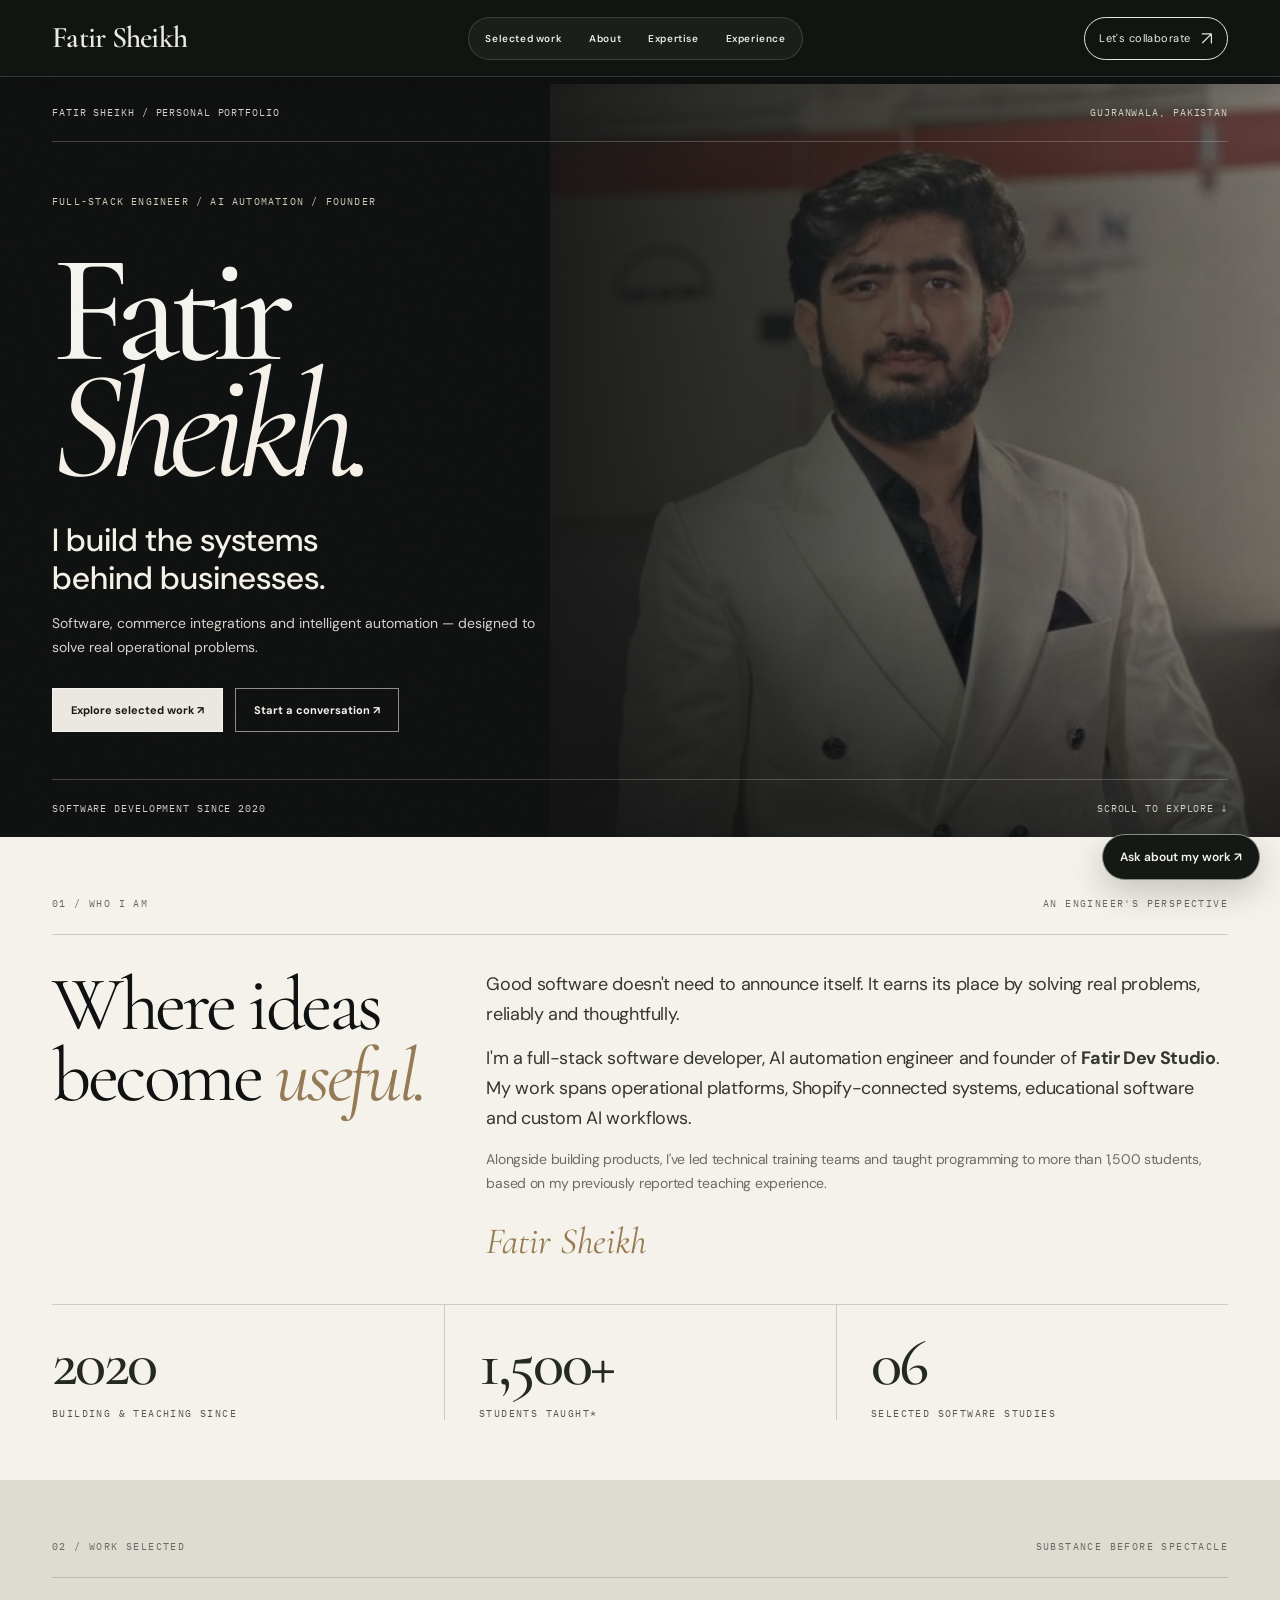
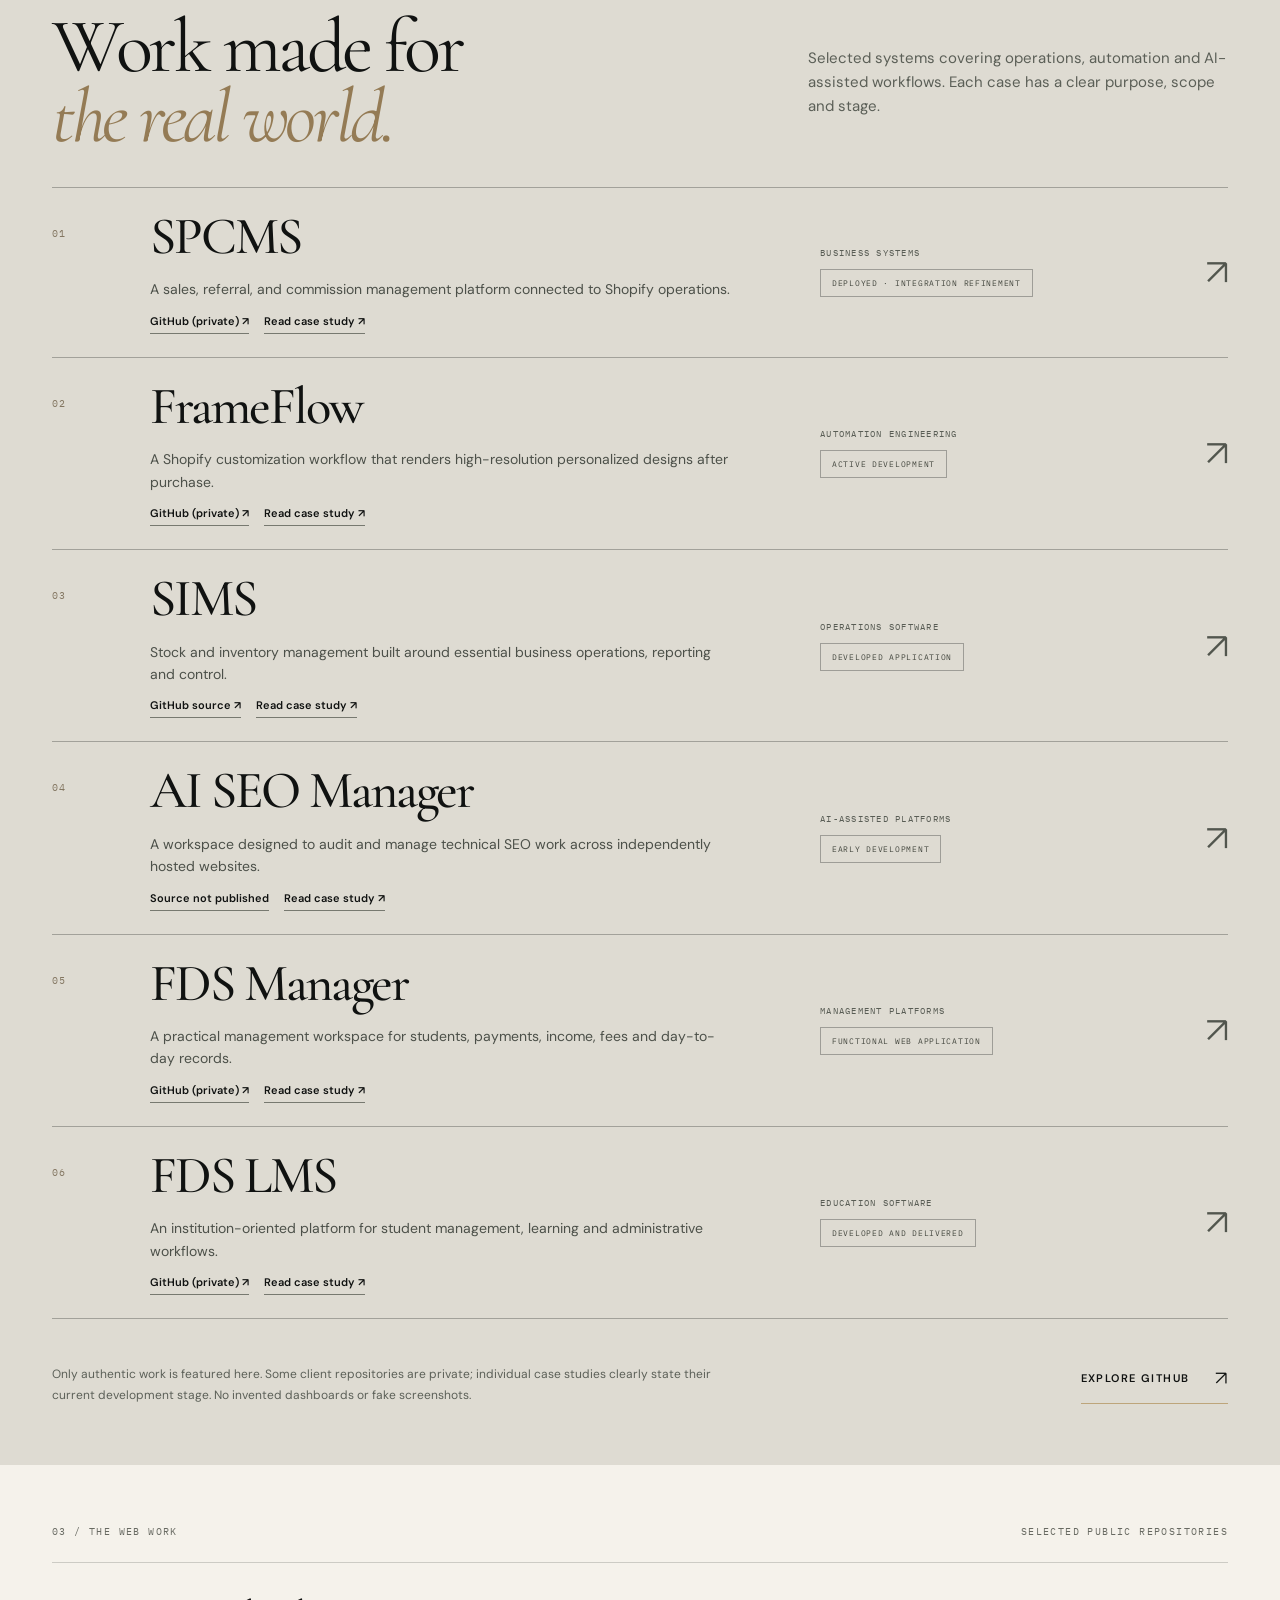
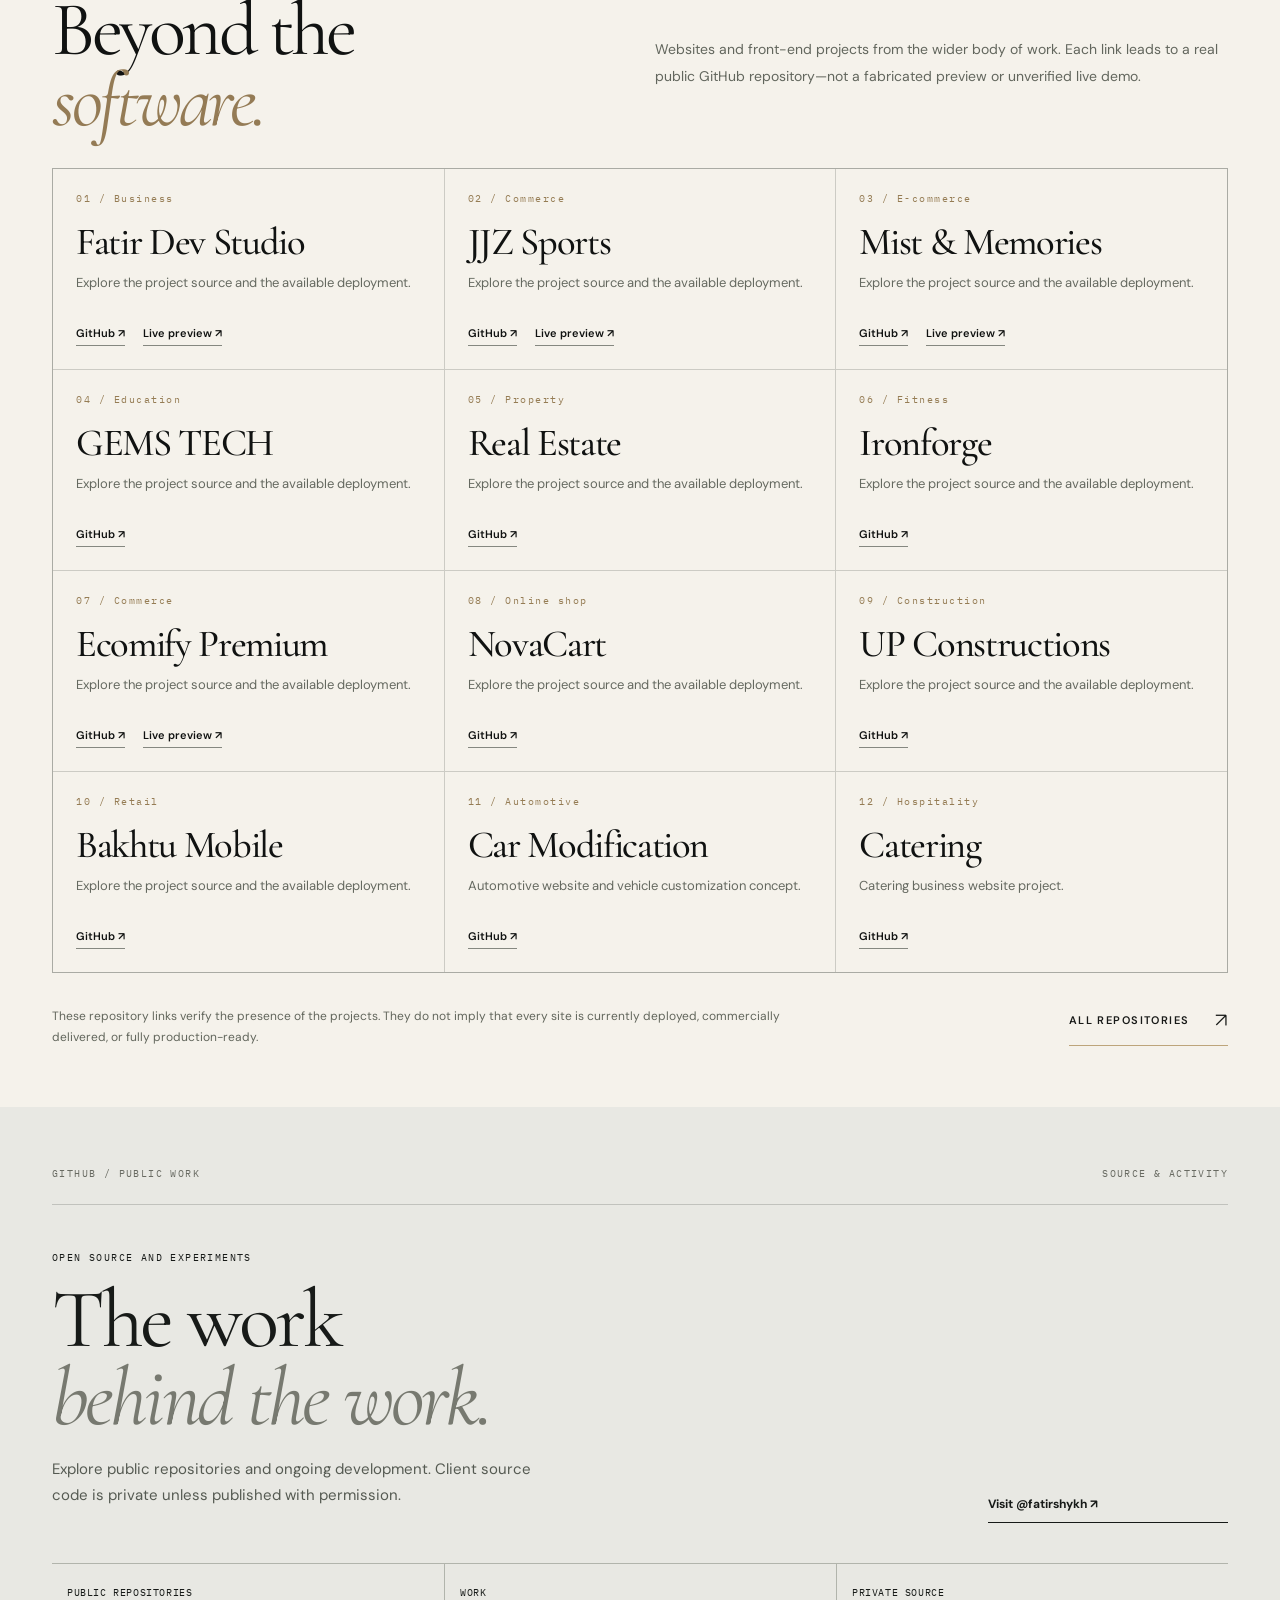
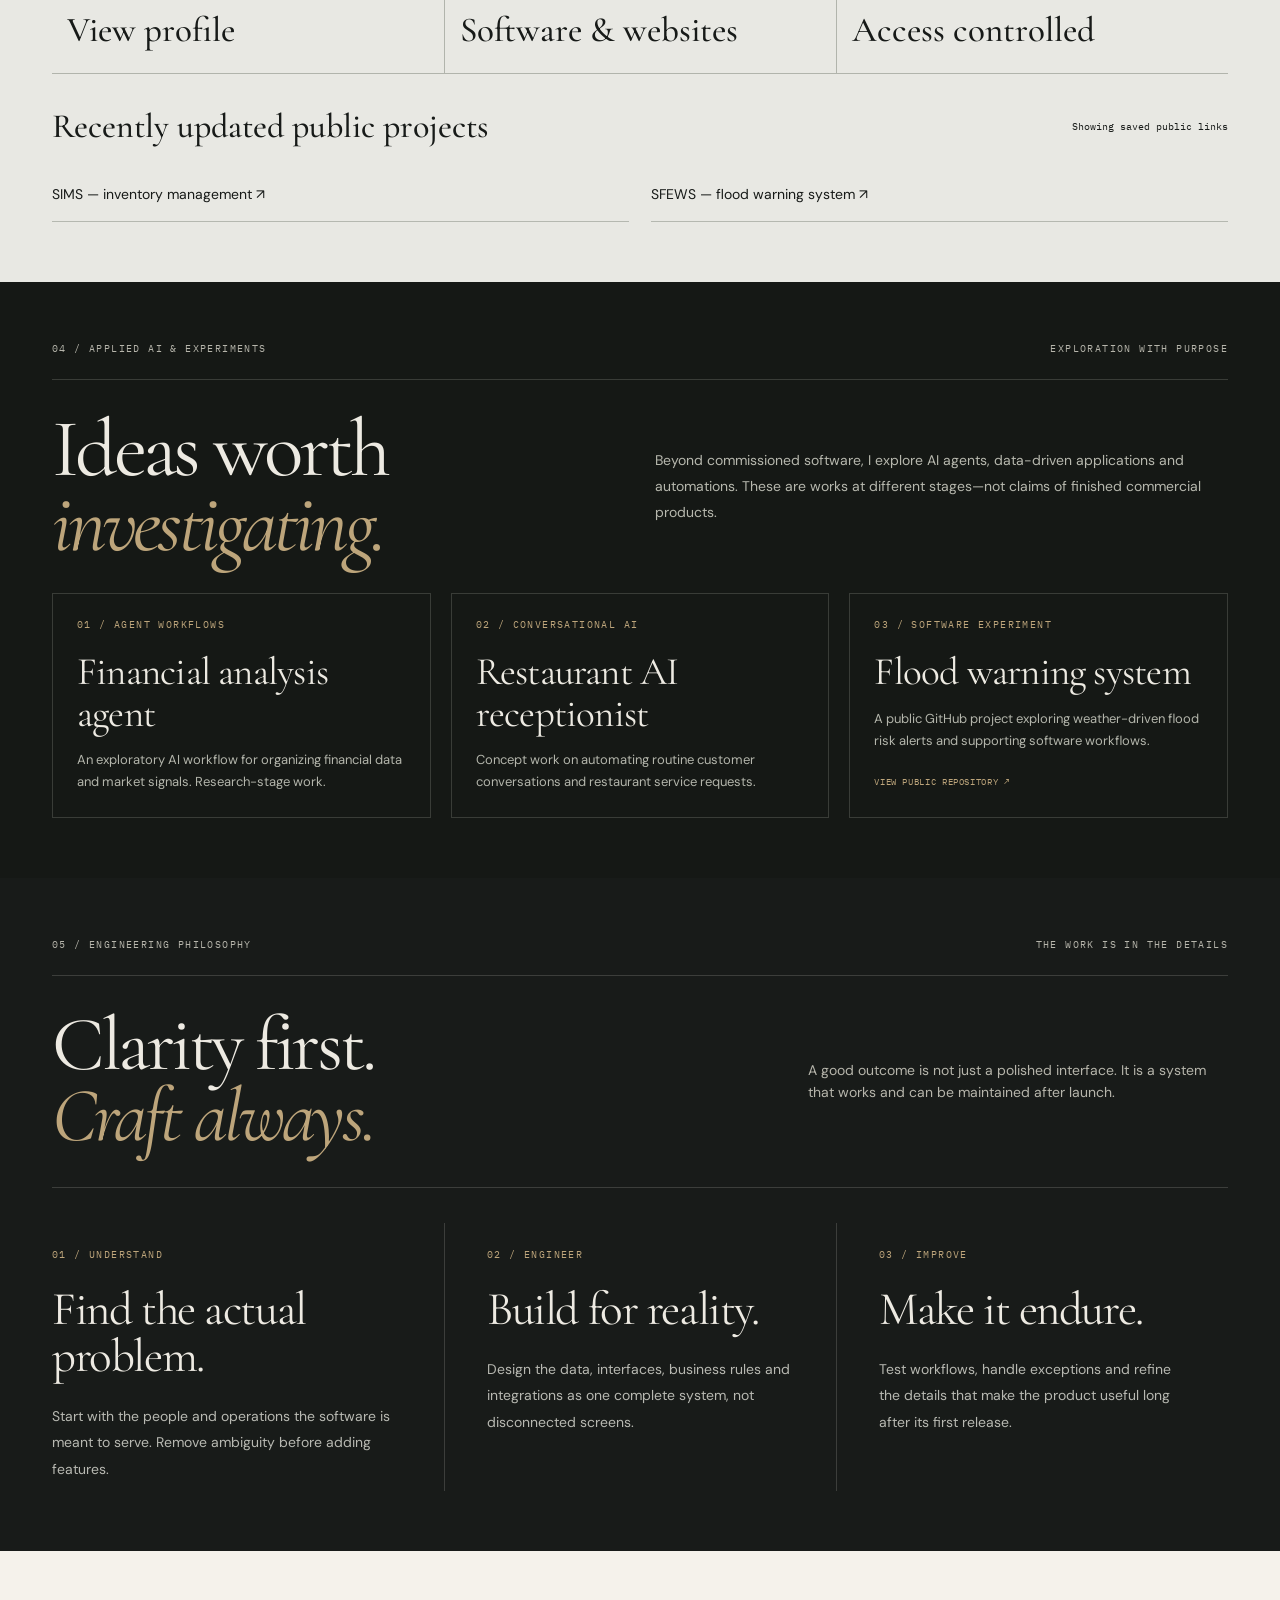
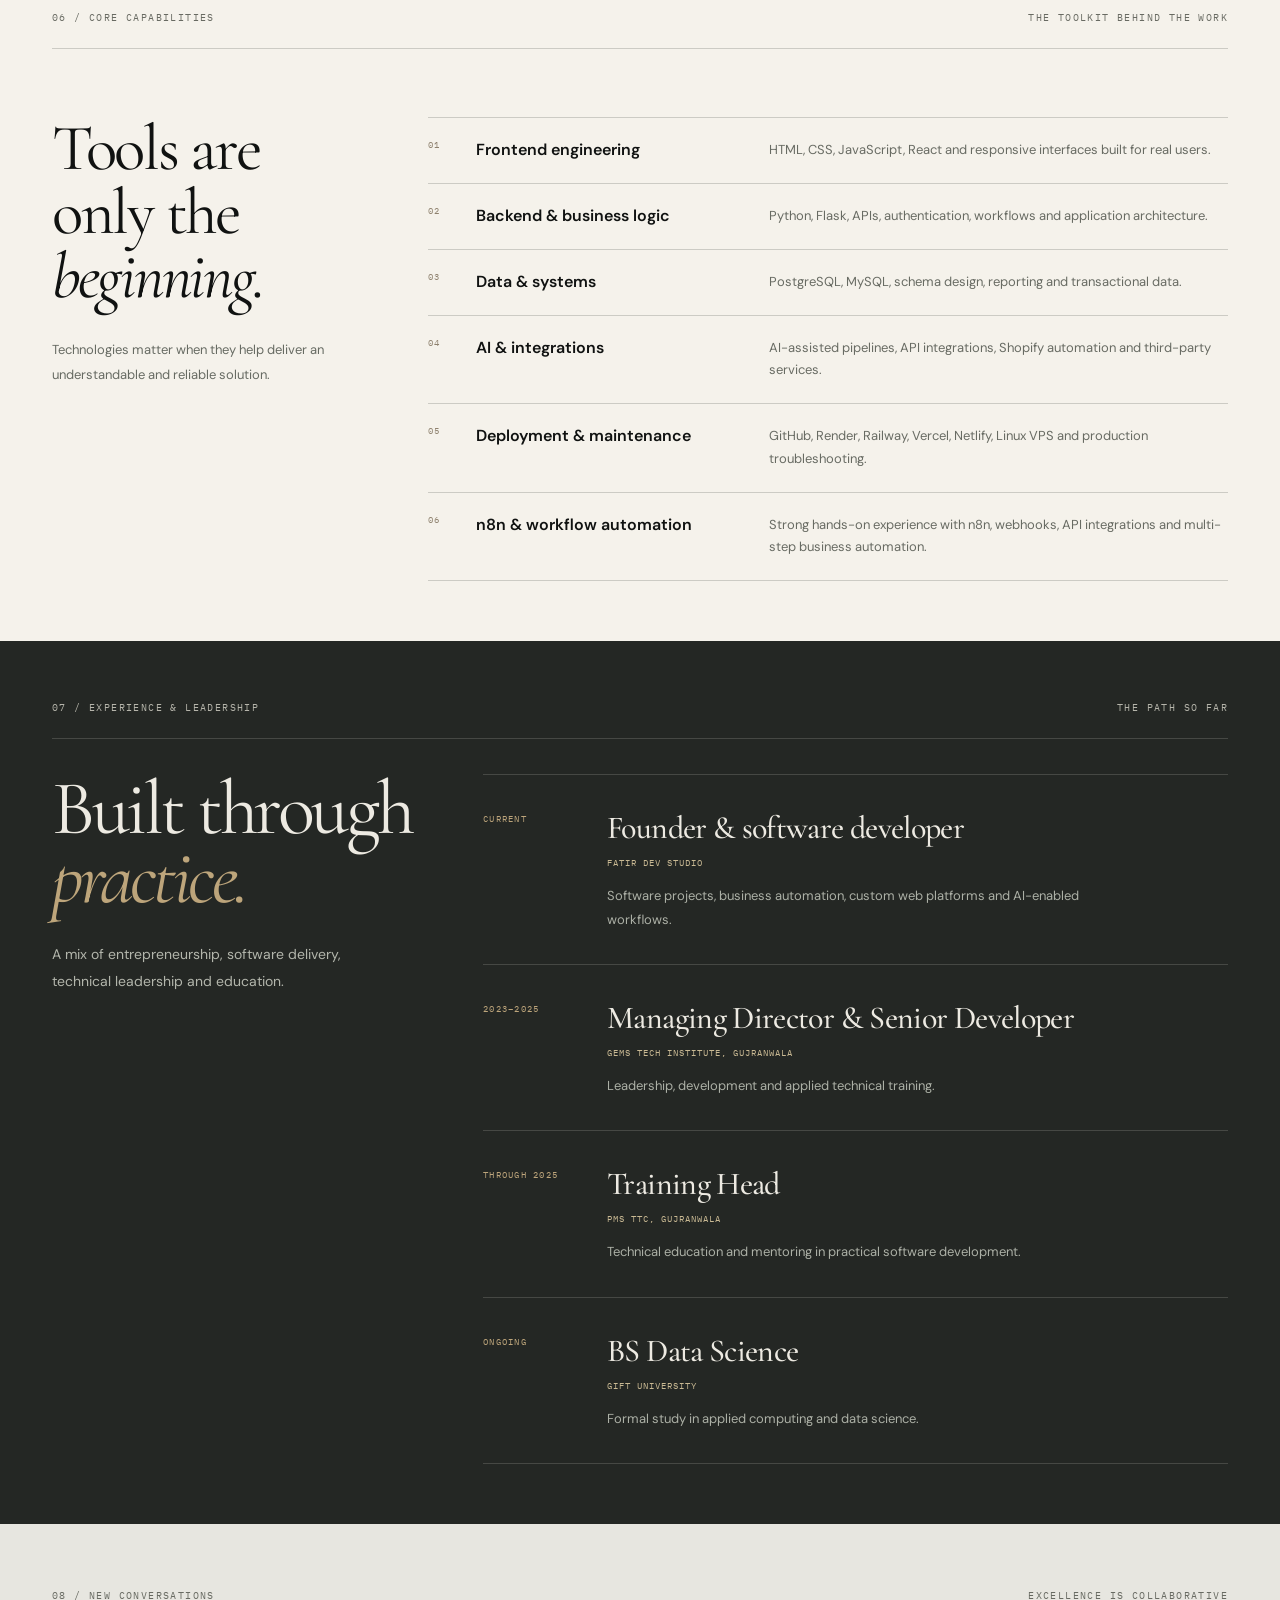
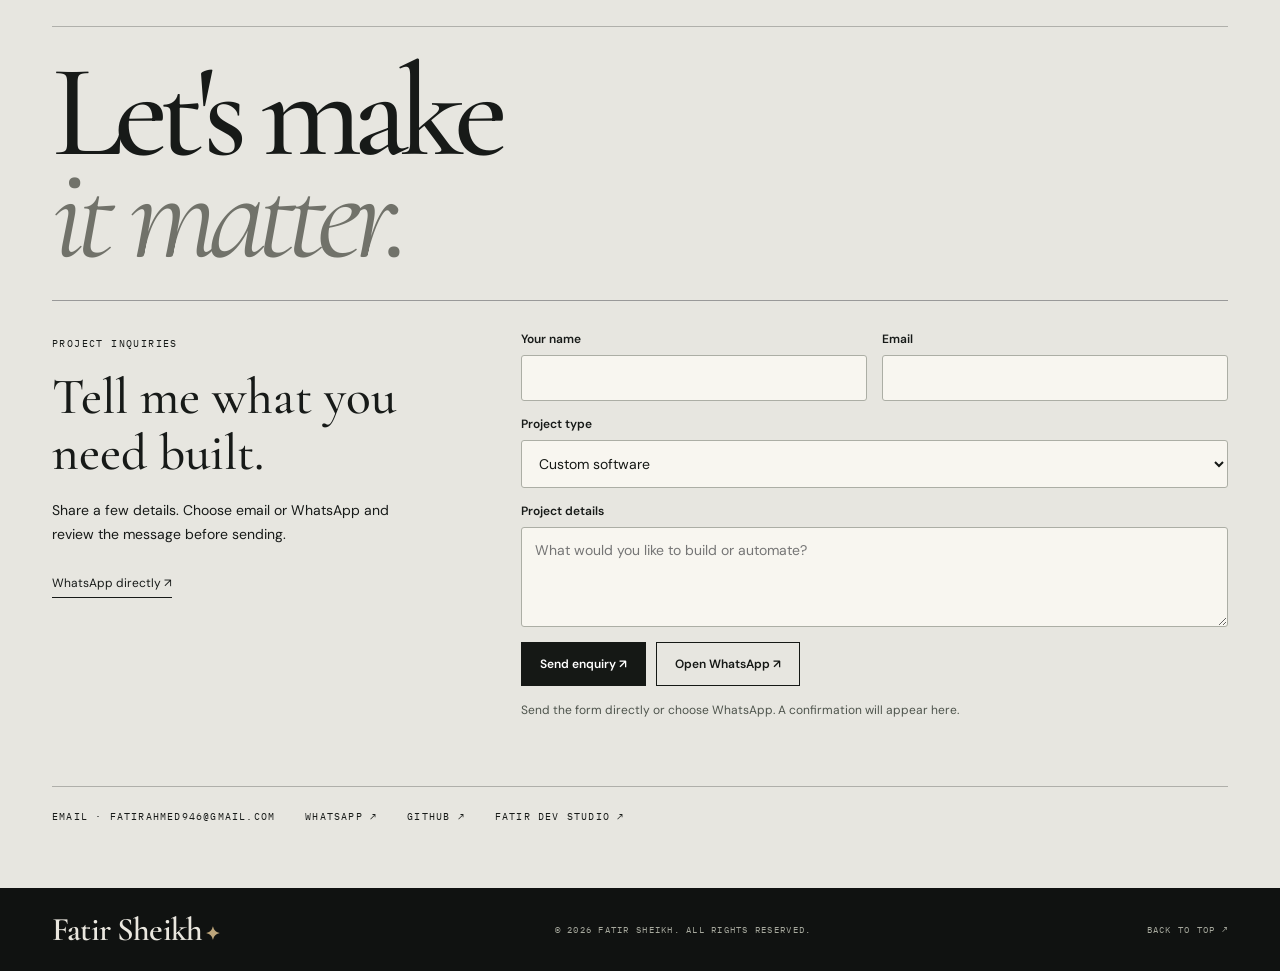
<file: index.html>
<!doctype html>
<html lang="en">
  <head>
    <meta charset="utf-8" />
    <meta name="viewport" content="width=device-width, initial-scale=1" />
    <meta name="theme-color" content="#101211" />
    <title>Fatir Sheikh | Software Engineer, AI Automation &amp; Founder</title>
    <meta
      name="description"
      content="Fatir Sheikh is a software engineer specializing in Python, Flask, AI automation and custom business software. Explore his portfolio and projects."
    />
    <meta name="author" content="Fatir Sheikh" />
    <meta name="robots" content="index,follow,max-image-preview:large" />
    <link rel="canonical" href="https://fatirsheikhportfolio.vercel.app/" />
    <meta property="og:type" content="website" />
    <meta
      property="og:site_name"
      content="Fatir Sheikh | Software Engineering"
    />
    <meta
      property="og:title"
      content="Fatir Sheikh | Software Engineer, AI Automation &amp; Founder"
    />
    <meta
      property="og:description"
      content="Fatir Sheikh is a software engineer specializing in Python, Flask, AI automation and custom business software. Explore his portfolio and projects."
    />
    <meta property="og:url" content="https://fatirsheikhportfolio.vercel.app/" />
    <meta
      property="og:image"
      content="https://fatirsheikhportfolio.vercel.app/assets/img/share-card.png"
    />
    <meta
      property="og:image:alt"
      content="Fatir Sheikh — independent software engineering portfolio"
    />
    <meta name="twitter:card" content="summary_large_image" />
    <meta
      name="twitter:title"
      content="Fatir Sheikh | Software Engineer, AI Automation &amp; Founder"
    />
    <meta
      name="twitter:description"
      content="Fatir Sheikh is a software engineer specializing in Python, Flask, AI automation and custom business software. Explore his portfolio and projects."
    />
    <meta
      name="twitter:image"
      content="https://fatirsheikhportfolio.vercel.app/assets/img/share-card.png"
    />
    <link rel="icon" type="image/svg+xml" href="assets/img/favicon.svg" />
    <link rel="preconnect" href="https://fonts.googleapis.com" />
    <link rel="preconnect" href="https://fonts.gstatic.com" crossorigin />
    <link
      href="https://fonts.googleapis.com/css2?family=Cormorant+Garamond:ital,wght@0,400;0,500;0,600;1,400;1,500&family=DM+Sans:wght@400;500;600;700&family=IBM+Plex+Mono:wght@400;500&display=swap"
      rel="stylesheet"
    />
    <link rel="stylesheet" href="assets/css/styles.css" />
    <script type="application/ld+json">
      {
        "@context": "https://schema.org",
        "@graph": [
          {
            "@type": "Person",
            "@id": "https://fatirsheikhportfolio.vercel.app/#fatir",
            "name": "Fatir Sheikh",
            "url": "https://fatirsheikhportfolio.vercel.app/",
            "email": "fatirahmed946@gmail.com",
            "jobTitle": "Software Engineer and AI Automation Developer",
            "worksFor": {
              "@type": "Organization",
              "name": "Fatir Dev Studio",
              "url": "https://fatirdevstudio.netlify.app/"
            },
            "knowsAbout": [
              "Software engineering",
              "Full-stack development",
              "AI automation",
              "Python",
              "Flask",
              "SQL",
              "JavaScript"
            ],
            "sameAs": ["https://github.com/fatirshykh"]
          },
          {
            "@type": "WebSite",
            "@id": "https://fatirsheikhportfolio.vercel.app/#website",
            "url": "https://fatirsheikhportfolio.vercel.app/",
            "name": "Fatir Sheikh \u2014 Software Engineer",
            "inLanguage": "en"
          },
          {
            "@type": "ProfilePage",
            "@id": "https://fatirsheikhportfolio.vercel.app/#page",
            "url": "https://fatirsheikhportfolio.vercel.app/",
            "name": "Fatir Sheikh | Software Engineer, AI Automation & Founder",
            "isPartOf": {
              "@id": "https://fatirsheikhportfolio.vercel.app/#website"
            },
            "mainEntity": { "@id": "https://fatirsheikhportfolio.vercel.app/#fatir" }
          }
        ]
      }
    </script>
  </head>
  <body>
    <a class="skip" href="#main">Skip to content</a>
    <div class="progress" data-progress aria-hidden="true"></div>
    <header class="site-header">
      <div class="container nav-inner">
        <a
          href="index.html#top"
          class="signature"
          aria-label="Fatir Sheikh, home"
          >Fatir Sheikh<span>✦</span></a
        >
        <nav class="nav-links" aria-label="Main navigation">
          <a href="index.html#work">Selected work</a
          ><a href="index.html#about">About</a
          ><a href="index.html#expertise">Expertise</a
          ><a href="index.html#journey">Experience</a>
        </nav>
        <div class="nav-action">
          <a href="index.html#contact" class="nav-contact"
            >Let's collaborate <span aria-hidden="true">↗</span></a
          ><button
            class="menu-toggle"
            aria-label="Open navigation"
            aria-expanded="false"
            aria-controls="mobileLinks"
            data-menu-toggle
          >
            <svg
              width="21"
              height="21"
              viewBox="0 0 21 21"
              fill="none"
              aria-hidden="true"
            >
              <path
                d="M1 7h19M1 14h19"
                stroke="currentColor"
                stroke-width="1.5"
              />
            </svg>
          </button>
        </div>
      </div>
      <nav
        class="mobile-links"
        id="mobileLinks"
        data-mobile-links
        aria-label="Mobile navigation"
      >
        <a href="index.html#work">Selected work</a
        ><a href="index.html#about">About</a
        ><a href="index.html#expertise">Expertise</a
        ><a href="index.html#journey">Experience</a
        ><a href="index.html#contact">Contact</a>
      </nav>
    </header>
    <main id="main">
      <!-- FATIR_V3_SAFE_PATCH -->
      <section class="hero hero-v3" id="top" aria-labelledby="heroTitle">
        <div class="hero-v3-photo">
          <img
            src="assets/img/fatir-portrait.jpeg"
            alt="Fatir Sheikh — software engineer"
            fetchpriority="high"
          />
        </div>
        <div class="hero-v3-shade" aria-hidden="true"></div>
        <div class="container hero-v3-inner">
          <div class="hero-v3-meta">
            <span>FATIR SHEIKH / PERSONAL PORTFOLIO</span
            ><span>GUJRANWALA, PAKISTAN</span>
          </div>
          <div class="hero-v3-copy">
            <span class="hero-v3-label"
              >FULL-STACK ENGINEER / AI AUTOMATION / FOUNDER</span
            >
            <h1 id="heroTitle">Fatir<br /><em>Sheikh.</em></h1>
            <p class="hero-v3-statement">
              I build the systems<br />behind businesses.
            </p>
            <p class="hero-v3-description">
              Software, commerce integrations and intelligent automation —
              designed to solve real operational problems.
            </p>
            <div class="hero-v3-buttons">
              <a href="#work">Explore selected work ↗</a
              ><a href="#contact">Start a conversation ↗</a>
            </div>
          </div>
          <div class="hero-v3-bottom">
            <span>SOFTWARE DEVELOPMENT SINCE 2020</span
            ><span>SCROLL TO EXPLORE ↓</span>
          </div>
        </div>
      </section>
      <section class="intro-section" id="about" aria-labelledby="about-title">
        <div class="container">
          <div class="section-topline">
            <span class="mono">01 / WHO I AM</span
            ><span class="mono">AN ENGINEER'S PERSPECTIVE</span>
          </div>
          <div class="intro-grid">
            <h2 id="about-title" data-reveal>
              Where ideas<br />become <em>useful.</em>
            </h2>
            <div class="intro-content" data-reveal>
              <p>
                Good software doesn't need to announce itself. It earns its
                place by solving real problems, reliably and thoughtfully.
              </p>
              <p>
                I'm a full-stack software developer, AI automation engineer and
                founder of <strong>Fatir Dev Studio</strong>. My work spans
                operational platforms, Shopify-connected systems, educational
                software and custom AI workflows.
              </p>
              <p class="bio-note">
                Alongside building products, I've led technical training teams
                and taught programming to more than 1,500 students, based on my
                previously reported teaching experience.
              </p>
              <div class="intro-signature">Fatir Sheikh</div>
            </div>
          </div>
          <div class="fact-strip">
            <div class="fact">
              <strong>2020</strong
              ><span class="mono">BUILDING & TEACHING SINCE</span>
            </div>
            <div class="fact">
              <strong>1,500+</strong><span class="mono">STUDENTS TAUGHT*</span>
            </div>
            <div class="fact">
              <strong>06</strong
              ><span class="mono">SELECTED SOFTWARE STUDIES</span>
            </div>
          </div>
        </div>
      </section>
      <section class="work-section" id="work" aria-labelledby="work-title">
        <div class="container">
          <div class="section-topline">
            <span class="mono">02 / WORK SELECTED</span
            ><span class="mono">SUBSTANCE BEFORE SPECTACLE</span>
          </div>
          <div class="work-heading">
            <h2 class="heading-editorial" id="work-title" data-reveal>
              Work made for<br /><em>the real world.</em>
            </h2>
            <p data-reveal>
              Selected systems covering operations, automation and AI-assisted
              workflows. Each case has a clear purpose, scope and stage.
            </p>
          </div>
          <div class="project-list">
            <article class="project-entry" data-reveal>
              <span class="project-id mono">01</span>
              <div class="project-main">
                <h3><a href="projects/spcms.html">SPCMS</a></h3>
                <p class="project-subtitle">
                  A sales, referral, and commission management platform
                  connected to Shopify operations.
                </p>
                <div class="project-links">
                  <a
                    target="_blank"
                    rel="noopener noreferrer"
                    href="https://github.com/fatirshykh/spcms-ecomify"
                    >GitHub (private) ↗</a
                  ><a href="projects/spcms.html">Read case study ↗</a>
                </div>
              </div>
              <div class="project-class">
                <span class="mono">Business systems</span
                ><span class="pill">Deployed · integration refinement</span>
              </div>
              <a
                class="project-arrow"
                href="projects/spcms.html"
                aria-label="View SPCMS case study"
                >↗</a
              >
            </article>
            <article class="project-entry" data-reveal>
              <span class="project-id mono">02</span>
              <div class="project-main">
                <h3><a href="projects/frameflow.html">FrameFlow</a></h3>
                <p class="project-subtitle">
                  A Shopify customization workflow that renders high-resolution
                  personalized designs after purchase.
                </p>
                <div class="project-links">
                  <a
                    target="_blank"
                    rel="noopener noreferrer"
                    href="https://github.com/fatirshykh/frameflow"
                    >GitHub (private) ↗</a
                  ><a href="projects/frameflow.html">Read case study ↗</a>
                </div>
              </div>
              <div class="project-class">
                <span class="mono">Automation engineering</span
                ><span class="pill">Active development</span>
              </div>
              <a
                class="project-arrow"
                href="projects/frameflow.html"
                aria-label="View FrameFlow case study"
                >↗</a
              >
            </article>
            <article class="project-entry" data-reveal>
              <span class="project-id mono">03</span>
              <div class="project-main">
                <h3><a href="projects/sims.html">SIMS</a></h3>
                <p class="project-subtitle">
                  Stock and inventory management built around essential business
                  operations, reporting and control.
                </p>
                <div class="project-links">
                  <a
                    target="_blank"
                    rel="noopener noreferrer"
                    href="https://github.com/fatirshykh/SIMS"
                    >GitHub source ↗</a
                  ><a href="projects/sims.html">Read case study ↗</a>
                </div>
              </div>
              <div class="project-class">
                <span class="mono">Operations software</span
                ><span class="pill">Developed application</span>
              </div>
              <a
                class="project-arrow"
                href="projects/sims.html"
                aria-label="View SIMS case study"
                >↗</a
              >
            </article>
            <article class="project-entry" data-reveal>
              <span class="project-id mono">04</span>
              <div class="project-main">
                <h3>
                  <a href="projects/ai-seo-manager.html">AI SEO Manager</a>
                </h3>
                <p class="project-subtitle">
                  A workspace designed to audit and manage technical SEO work
                  across independently hosted websites.
                </p>
                <div class="project-links">
                  <span>Source not published</span
                  ><a href="projects/ai-seo-manager.html">Read case study ↗</a>
                </div>
              </div>
              <div class="project-class">
                <span class="mono">AI-assisted platforms</span
                ><span class="pill">Early development</span>
              </div>
              <a
                class="project-arrow"
                href="projects/ai-seo-manager.html"
                aria-label="View AI SEO Manager case study"
                >↗</a
              >
            </article>
            <article class="project-entry" data-reveal>
              <span class="project-id mono">05</span>
              <div class="project-main">
                <h3><a href="projects/fds-manager.html">FDS Manager</a></h3>
                <p class="project-subtitle">
                  A practical management workspace for students, payments,
                  income, fees and day-to-day records.
                </p>
                <div class="project-links">
                  <a
                    target="_blank"
                    rel="noopener noreferrer"
                    href="https://github.com/fatirshykh/fds_ec"
                    >GitHub (private) ↗</a
                  ><a href="projects/fds-manager.html">Read case study ↗</a>
                </div>
              </div>
              <div class="project-class">
                <span class="mono">Management platforms</span
                ><span class="pill">Functional web application</span>
              </div>
              <a
                class="project-arrow"
                href="projects/fds-manager.html"
                aria-label="View FDS Manager case study"
                >↗</a
              >
            </article>
            <article class="project-entry" data-reveal>
              <span class="project-id mono">06</span>
              <div class="project-main">
                <h3><a href="projects/lms.html">FDS LMS</a></h3>
                <p class="project-subtitle">
                  An institution-oriented platform for student management,
                  learning and administrative workflows.
                </p>
                <div class="project-links">
                  <a
                    target="_blank"
                    rel="noopener noreferrer"
                    href="https://github.com/fatirshykh/lms_fds_ecomify"
                    >GitHub (private) ↗</a
                  ><a href="projects/lms.html">Read case study ↗</a>
                </div>
              </div>
              <div class="project-class">
                <span class="mono">Education software</span
                ><span class="pill">Developed and delivered</span>
              </div>
              <a
                class="project-arrow"
                href="projects/lms.html"
                aria-label="View FDS LMS case study"
                >↗</a
              >
            </article>
          </div>
          <div class="work-footer">
            <p>
              Only authentic work is featured here. Some client repositories are
              private; individual case studies clearly state their current
              development stage. No invented dashboards or fake screenshots.
            </p>
            <a
              href="https://github.com/fatirshykh"
              rel="noopener noreferrer"
              target="_blank"
              class="subtle-link"
              >Explore GitHub <span aria-hidden="true">↗</span></a
            >
          </div>
        </div>
      </section>
      <section class="web-work" id="web-work" aria-labelledby="webwork-title">
        <div class="container">
          <div class="section-topline">
            <span class="mono">03 / THE WEB WORK</span
            ><span class="mono">SELECTED PUBLIC REPOSITORIES</span>
          </div>
          <div class="web-head">
            <h2 id="webwork-title" data-reveal>
              Beyond the<br /><em>software.</em>
            </h2>
            <p data-reveal>
              Websites and front-end projects from the wider body of work. Each
              link leads to a real public GitHub repository—not a fabricated
              preview or unverified live demo.
            </p>
          </div>
          <div class="web-grid">
            <article class="web-card" data-reveal>
              <div class="index">01 / Business</div>
              <h3>Fatir Dev Studio</h3>
              <p>Explore the project source and the available deployment.</p>
              <div class="web-links">
                <a
                  href="https://github.com/fatirshykh/fatirdevstudio"
                  target="_blank"
                  rel="noopener noreferrer"
                  >GitHub ↗</a
                ><a
                  href="https://fatirdevstudio.netlify.app/"
                  target="_blank"
                  rel="noopener noreferrer"
                  >Live preview ↗</a
                >
              </div>
            </article>
            <article class="web-card" data-reveal>
              <div class="index">02 / Commerce</div>
              <h3>JJZ Sports</h3>
              <p>Explore the project source and the available deployment.</p>
              <div class="web-links">
                <a
                  href="https://github.com/fatirshykh/jjzsports"
                  target="_blank"
                  rel="noopener noreferrer"
                  >GitHub ↗</a
                ><a
                  href="https://jjzsports.vercel.app/"
                  target="_blank"
                  rel="noopener noreferrer"
                  >Live preview ↗</a
                >
              </div>
            </article>
            <article class="web-card" data-reveal>
              <div class="index">03 / E-commerce</div>
              <h3>Mist &amp; Memories</h3>
              <p>Explore the project source and the available deployment.</p>
              <div class="web-links">
                <a
                  href="https://github.com/fatirshykh/mistandmemories"
                  target="_blank"
                  rel="noopener noreferrer"
                  >GitHub ↗</a
                ><a
                  href="https://mistandmemories.vercel.app/"
                  target="_blank"
                  rel="noopener noreferrer"
                  >Live preview ↗</a
                >
              </div>
            </article>
            <article class="web-card" data-reveal>
              <div class="index">04 / Education</div>
              <h3>GEMS TECH</h3>
              <p>Explore the project source and the available deployment.</p>
              <div class="web-links">
                <a
                  href="https://github.com/fatirshykh/gemsTech"
                  target="_blank"
                  rel="noopener noreferrer"
                  >GitHub ↗</a
                >
              </div>
            </article>
            <article class="web-card" data-reveal>
              <div class="index">05 / Property</div>
              <h3>Real Estate</h3>
              <p>Explore the project source and the available deployment.</p>
              <div class="web-links">
                <a
                  href="https://github.com/fatirshykh/realEstate"
                  target="_blank"
                  rel="noopener noreferrer"
                  >GitHub ↗</a
                >
              </div>
            </article>
            <article class="web-card" data-reveal>
              <div class="index">06 / Fitness</div>
              <h3>Ironforge</h3>
              <p>Explore the project source and the available deployment.</p>
              <div class="web-links">
                <a
                  href="https://github.com/fatirshykh/ironforge"
                  target="_blank"
                  rel="noopener noreferrer"
                  >GitHub ↗</a
                >
              </div>
            </article>
            <article class="web-card" data-reveal>
              <div class="index">07 / Commerce</div>
              <h3>Ecomify Premium</h3>
              <p>Explore the project source and the available deployment.</p>
              <div class="web-links">
                <a
                  href="https://github.com/fatirshykh/ecomify-premium-web"
                  target="_blank"
                  rel="noopener noreferrer"
                  >GitHub ↗</a
                ><a
                  href="https://ecomify-premium-web.vercel.app/"
                  target="_blank"
                  rel="noopener noreferrer"
                  >Live preview ↗</a
                >
              </div>
            </article>
            <article class="web-card" data-reveal>
              <div class="index">08 / Online shop</div>
              <h3>NovaCart</h3>
              <p>Explore the project source and the available deployment.</p>
              <div class="web-links">
                <a
                  href="https://github.com/fatirshykh/novaCart"
                  target="_blank"
                  rel="noopener noreferrer"
                  >GitHub ↗</a
                >
              </div>
            </article>
            <article class="web-card" data-reveal>
              <div class="index">09 / Construction</div>
              <h3>UP Constructions</h3>
              <p>Explore the project source and the available deployment.</p>
              <div class="web-links">
                <a
                  href="https://github.com/fatirshykh/UpConstructions"
                  target="_blank"
                  rel="noopener noreferrer"
                  >GitHub ↗</a
                >
              </div>
            </article>
            <article class="web-card" data-reveal>
              <div class="index">10 / Retail</div>
              <h3>Bakhtu Mobile</h3>
              <p>Explore the project source and the available deployment.</p>
              <div class="web-links">
                <a
                  href="https://github.com/fatirshykh/bakhtumobile"
                  target="_blank"
                  rel="noopener noreferrer"
                  >GitHub ↗</a
                >
              </div>
            </article>
          <article class="web-card" data-reveal>
  <div class="index">11 / Automotive</div>
  <h3>Car Modification</h3>
  <p>Automotive website and vehicle customization concept.</p>
  <div class="web-links">
    <a href="https://github.com/fatirshykh/CarModification" target="_blank" rel="noopener noreferrer">GitHub ↗</a>
  </div>
</article>
<article class="web-card" data-reveal>
  <div class="index">12 / Hospitality</div>
  <h3>Catering</h3>
  <p>Catering business website project.</p>
  <div class="web-links">
    <a href="https://github.com/fatirshykh/catering" target="_blank" rel="noopener noreferrer">GitHub ↗</a>
  </div>
</article>
</div>
          <div class="web-note">
            <p>
              These repository links verify the presence of the projects. They
              do not imply that every site is currently deployed, commercially
              delivered, or fully production-ready.
            </p>
            <a
              class="subtle-link"
              href="https://github.com/fatirshykh?tab=repositories"
              target="_blank"
              rel="noopener noreferrer"
              >All repositories <span aria-hidden="true">↗</span></a
            >
          </div>
        </div>
      </section>
      <section class="github-section" id="github" aria-labelledby="githubTitle">
        <div class="container">
          <div class="section-topline">
            <span class="mono">GITHUB / PUBLIC WORK</span
            ><span class="mono">SOURCE & ACTIVITY</span>
          </div>
          <div class="github-top">
            <div>
              <span class="mono">OPEN SOURCE AND EXPERIMENTS</span>
              <h2 id="githubTitle">The work<br /><em>behind the work.</em></h2>
              <p>
                Explore public repositories and ongoing development. Client
                source code is private unless published with permission.
              </p>
            </div>
            <a
              class="github-profile"
              href="https://github.com/fatirshykh"
              target="_blank"
              rel="noopener noreferrer"
              >Visit @fatirshykh ↗</a
            >
          </div>
          <div class="github-numbers">
            <div>
              <span>PUBLIC REPOSITORIES</span
              ><strong data-github-count>View profile</strong>
            </div>
            <div><span>WORK</span><strong>Software & websites</strong></div>
            <div>
              <span>PRIVATE SOURCE</span><strong>Access controlled</strong>
            </div>
          </div>
          <div class="github-list-heading">
            <h3>Recently updated public projects</h3>
            <small data-github-status>Loading when connected</small>
          </div>
          <div class="github-list" data-github-list>
            <a
              href="https://github.com/fatirshykh/SIMS"
              target="_blank"
              rel="noopener noreferrer"
              >SIMS — inventory management ↗</a
            >
            <a
              href="https://github.com/fatirshykh/SFEWS"
              target="_blank"
              rel="noopener noreferrer"
              >SFEWS — flood warning system ↗</a
            >
          </div>
        </div>
      </section>
      <section class="lab-section" id="ai-lab" aria-labelledby="lab-title">
        <div class="container">
          <div class="section-topline light">
            <span class="mono">04 / APPLIED AI & EXPERIMENTS</span
            ><span class="mono">EXPLORATION WITH PURPOSE</span>
          </div>
          <div class="lab-head">
            <h2 id="lab-title" data-reveal>
              Ideas worth<br /><em>investigating.</em>
            </h2>
            <p data-reveal>
              Beyond commissioned software, I explore AI agents, data-driven
              applications and automations. These are works at different
              stages—not claims of finished commercial products.
            </p>
          </div>
          <div class="lab-list">
            <article class="lab-item" data-reveal>
              <span class="mono">01 / AGENT WORKFLOWS</span>
              <h3>Financial analysis agent</h3>
              <p>
                An exploratory AI workflow for organizing financial data and
                market signals. Research-stage work.
              </p>
            </article>
            <article class="lab-item" data-reveal>
              <span class="mono">02 / CONVERSATIONAL AI</span>
              <h3>Restaurant AI receptionist</h3>
              <p>
                Concept work on automating routine customer conversations and
                restaurant service requests.
              </p>
            </article>
            <article class="lab-item" data-reveal>
              <span class="mono">03 / SOFTWARE EXPERIMENT</span>
              <h3>Flood warning system</h3>
              <p>
                A public GitHub project exploring weather-driven flood risk
                alerts and supporting software workflows.
              </p>
              <a
                class="lab-link"
                href="https://github.com/fatirshykh/SFEWS"
                target="_blank"
                rel="noopener noreferrer"
                >View public repository ↗</a
              >
            </article>
          </div>
        </div>
      </section>
      <section class="approach-section" aria-labelledby="approach-title">
        <div class="container">
          <div class="section-topline light">
            <span class="mono">05 / ENGINEERING PHILOSOPHY</span
            ><span class="mono">THE WORK IS IN THE DETAILS</span>
          </div>
          <div class="approach-heading">
            <h2 class="heading-editorial" id="approach-title" data-reveal>
              Clarity first.<br /><em>Craft always.</em>
            </h2>
            <p data-reveal>
              A good outcome is not just a polished interface. It is a system
              that works and can be maintained after launch.
            </p>
          </div>
          <div class="approach-grid">
            <article class="approach-item" data-reveal>
              <span class="num mono">01 / UNDERSTAND</span>
              <h3>Find the actual problem.</h3>
              <p>
                Start with the people and operations the software is meant to
                serve. Remove ambiguity before adding features.
              </p>
            </article>
            <article class="approach-item" data-reveal>
              <span class="num mono">02 / ENGINEER</span>
              <h3>Build for reality.</h3>
              <p>
                Design the data, interfaces, business rules and integrations as
                one complete system, not disconnected screens.
              </p>
            </article>
            <article class="approach-item" data-reveal>
              <span class="num mono">03 / IMPROVE</span>
              <h3>Make it endure.</h3>
              <p>
                Test workflows, handle exceptions and refine the details that
                make the product useful long after its first release.
              </p>
            </article>
          </div>
        </div>
      </section>
      <section
        class="capabilities"
        id="expertise"
        aria-labelledby="expertise-title"
      >
        <div class="container">
          <div class="section-topline">
            <span class="mono">06 / CORE CAPABILITIES</span
            ><span class="mono">THE TOOLKIT BEHIND THE WORK</span>
          </div>
          <div class="cap-grid">
            <div class="cap-intro" data-reveal>
              <h2 id="expertise-title">
                Tools are<br />only the<br /><em>beginning.</em>
              </h2>
              <p>
                Technologies matter when they help deliver an understandable and
                reliable solution.
              </p>
            </div>
            <div class="cap-stack">
              <div class="cap-row" data-reveal>
                <span>01</span>
                <h3>Frontend engineering</h3>
                <p>
                  HTML, CSS, JavaScript, React and responsive interfaces built
                  for real users.
                </p>
              </div>
              <div class="cap-row" data-reveal>
                <span>02</span>
                <h3>Backend & business logic</h3>
                <p>
                  Python, Flask, APIs, authentication, workflows and application
                  architecture.
                </p>
              </div>
              <div class="cap-row" data-reveal>
                <span>03</span>
                <h3>Data & systems</h3>
                <p>
                  PostgreSQL, MySQL, schema design, reporting and transactional
                  data.
                </p>
              </div>
              <div class="cap-row" data-reveal>
                <span>04</span>
                <h3>AI & integrations</h3>
                <p>
                  AI-assisted pipelines, API integrations, Shopify automation
                  and third-party services.
                </p>
              </div>
              <div class="cap-row" data-reveal>
                <span>05</span>
                <h3>Deployment & maintenance</h3>
                <p>
                  GitHub, Render, Railway, Vercel, Netlify, Linux VPS and
                  production troubleshooting.
                </p>
              </div>
<div class="cap-row" data-reveal><span>06</span><h3>n8n & workflow automation</h3><p>Strong hands-on experience with n8n, webhooks, API integrations and multi-step business automation.</p></div>
            </div>
          </div>
        </div>
      </section>
      <section class="journey" id="journey" aria-labelledby="journey-title">
        <div class="container">
          <div class="section-topline light">
            <span class="mono">07 / EXPERIENCE & LEADERSHIP</span
            ><span class="mono">THE PATH SO FAR</span>
          </div>
          <div class="journey-grid">
            <div class="journey-copy" data-reveal>
              <h2 id="journey-title">Built through<br /><em>practice.</em></h2>
              <p>
                A mix of entrepreneurship, software delivery, technical
                leadership and education.
              </p>
            </div>
            <div class="journey-list">
              <article class="journey-item" data-reveal>
                <span class="mono">CURRENT</span>
                <div>
                  <h3>Founder & software developer</h3>
                  <div class="place">Fatir Dev Studio</div>
                  <p>
                    Software projects, business automation, custom web platforms
                    and AI-enabled workflows.
                  </p>
                </div>
              </article>
              <article class="journey-item" data-reveal>
                <span class="mono">2023–2025</span>
                <div>
                  <h3>Managing Director & Senior Developer</h3>
                  <div class="place">GEMS TECH Institute, Gujranwala</div>
                  <p>Leadership, development and applied technical training.</p>
                </div>
              </article>
              <article class="journey-item" data-reveal>
                <span class="mono">THROUGH 2025</span>
                <div>
                  <h3>Training Head</h3>
                  <div class="place">PMS TTC, Gujranwala</div>
                  <p>
                    Technical education and mentoring in practical software
                    development.
                  </p>
                </div>
              </article>
              <article class="journey-item" data-reveal>
                <span class="mono">ONGOING</span>
                <div>
                  <h3>BS Data Science</h3>
                  <div class="place">GIFT University</div>
                  <p>Formal study in applied computing and data science.</p>
                </div>
              </article>
            </div>
          </div>
        </div>
      </section>
      <section class="contact" id="contact" aria-labelledby="contact-title">
        <div class="container">
          <div class="section-topline">
            <span class="mono">08 / NEW CONVERSATIONS</span
            ><span class="mono">EXCELLENCE IS COLLABORATIVE</span>
          </div>
          <div class="contact-heading" data-reveal>
            <h2 id="contact-title">Let's make<br /><em>it matter.</em></h2>
          </div>
          <!-- FATIR_V4_STABLE -->
<div class="contact-workspace">
  <div class="contact-copy">
    <span class="mono">PROJECT INQUIRIES</span>
    <h3>Tell me what you need built.</h3>
    <p>Share a few details. Choose email or WhatsApp and review the message before sending.</p>
    <a href="https://wa.me/923348122659" target="_blank" rel="noopener noreferrer">WhatsApp directly ↗</a>
  </div>

  <form id="fatirContactForm" class="contact-form" method="POST" action="https://api.web3forms.com/submit"><input type="hidden" name="access_key" value="bf23436b-3e0a-4acf-b1ee-271481d043df"><input type="hidden" name="subject" value="New Fatir Sheikh Portfolio Enquiry"><input type="hidden" name="from_name" value="Fatir Sheikh Portfolio"><input type="checkbox" name="botcheck" style="display:none" tabindex="-1" aria-hidden="true">
    <div class="contact-two">
      <label>Your name
        <input name="name" id="fatirName" required maxlength="90" autocomplete="name">
      </label>
      <label>Email
        <input name="email" id="fatirEmail" type="email" required maxlength="130" autocomplete="email">
      </label>
    </div>

    <label>Project type
      <select name="project_type" id="fatirType">
        <option>Custom software</option>
        <option>AI / n8n automation</option>
        <option>Website development</option>
        <option>Other enquiry</option>
      </select>
    </label>

    <label>Project details
      <textarea name="message" id="fatirMessage" rows="4" minlength="15" maxlength="1800" required placeholder="What would you like to build or automate?"></textarea>
    </label>

    <div class="contact-actions">
      <button type="submit">Send enquiry ↗</button>
      <button id="fatirWhatsApp" type="button">Open WhatsApp ↗</button>
    </div>

    <p class="contact-note" id="fatirFormStatus" role="status">
      Send the form directly or choose WhatsApp. A confirmation will appear here.
    </p>
  </form>
</div>
          <div class="contact-links">
            <a href="mailto:fatirahmed946@gmail.com"
              >Email · fatirahmed946@gmail.com</a
            ><a
              href="https://wa.me/923348122659"
              target="_blank"
              rel="noopener noreferrer"
              >WhatsApp ↗</a
            ><a
              href="https://github.com/fatirshykh"
              target="_blank"
              rel="noopener noreferrer"
              >GitHub ↗</a
            ><a
              href="https://fatirdevstudio.netlify.app/"
              target="_blank"
              rel="noopener noreferrer"
              >Fatir Dev Studio ↗</a
            >
          </div>
        </div>
      </section>
    </main>
    <footer class="footer">
      <div class="container footer-inner">
        <a class="signature" href="index.html#top">Fatir Sheikh<span>✦</span></a
        ><span class="mono"
          >© <span data-year>2026</span> FATIR SHEIKH. ALL RIGHTS
          RESERVED.</span
        ><a class="mono" href="#top">BACK TO TOP ↗</a>
      </div>
    </footer>
    <script defer src="assets/js/main.js"></script>
  <div class="fatir-chat">
  <button class="chat-toggle" id="fatirChatToggle" type="button" aria-controls="fatirChatPanel" aria-expanded="false">
    Ask about my work ↗
  </button>

  <section class="chat-panel" id="fatirChatPanel" aria-label="Portfolio guide" hidden>
    <div class="chat-head">
      <div>
        <strong>Portfolio guide</strong>
        <small>Automated answers · not live chat</small>
      </div>
      <button id="fatirChatClose" type="button" aria-label="Close chat">×</button>
    </div>

    <div class="chat-log" id="fatirChatLog" role="log" aria-live="polite"></div>

    <div class="chat-quick">
      <button type="button" data-question="software">Software</button>
      <button type="button" data-question="skills">Skills</button>
      <button type="button" data-question="contact">Contact</button>
    </div>

    <form class="chat-send" id="fatirChatForm">
      <input id="fatirChatInput" aria-label="Your question" required maxlength="250" placeholder="Ask about projects or skills">
      <button type="submit" aria-label="Send question">↗</button>
    </form>

    <div class="chat-links">
      <a href="https://wa.me/923348122659" target="_blank" rel="noopener noreferrer">WhatsApp</a>
      <a href="mailto:fatirahmed946@gmail.com">Email</a>
    </div>
  </section>
</div><script defer src="assets/js/portfolio-v5.js"></script></body>
</html>
</file>
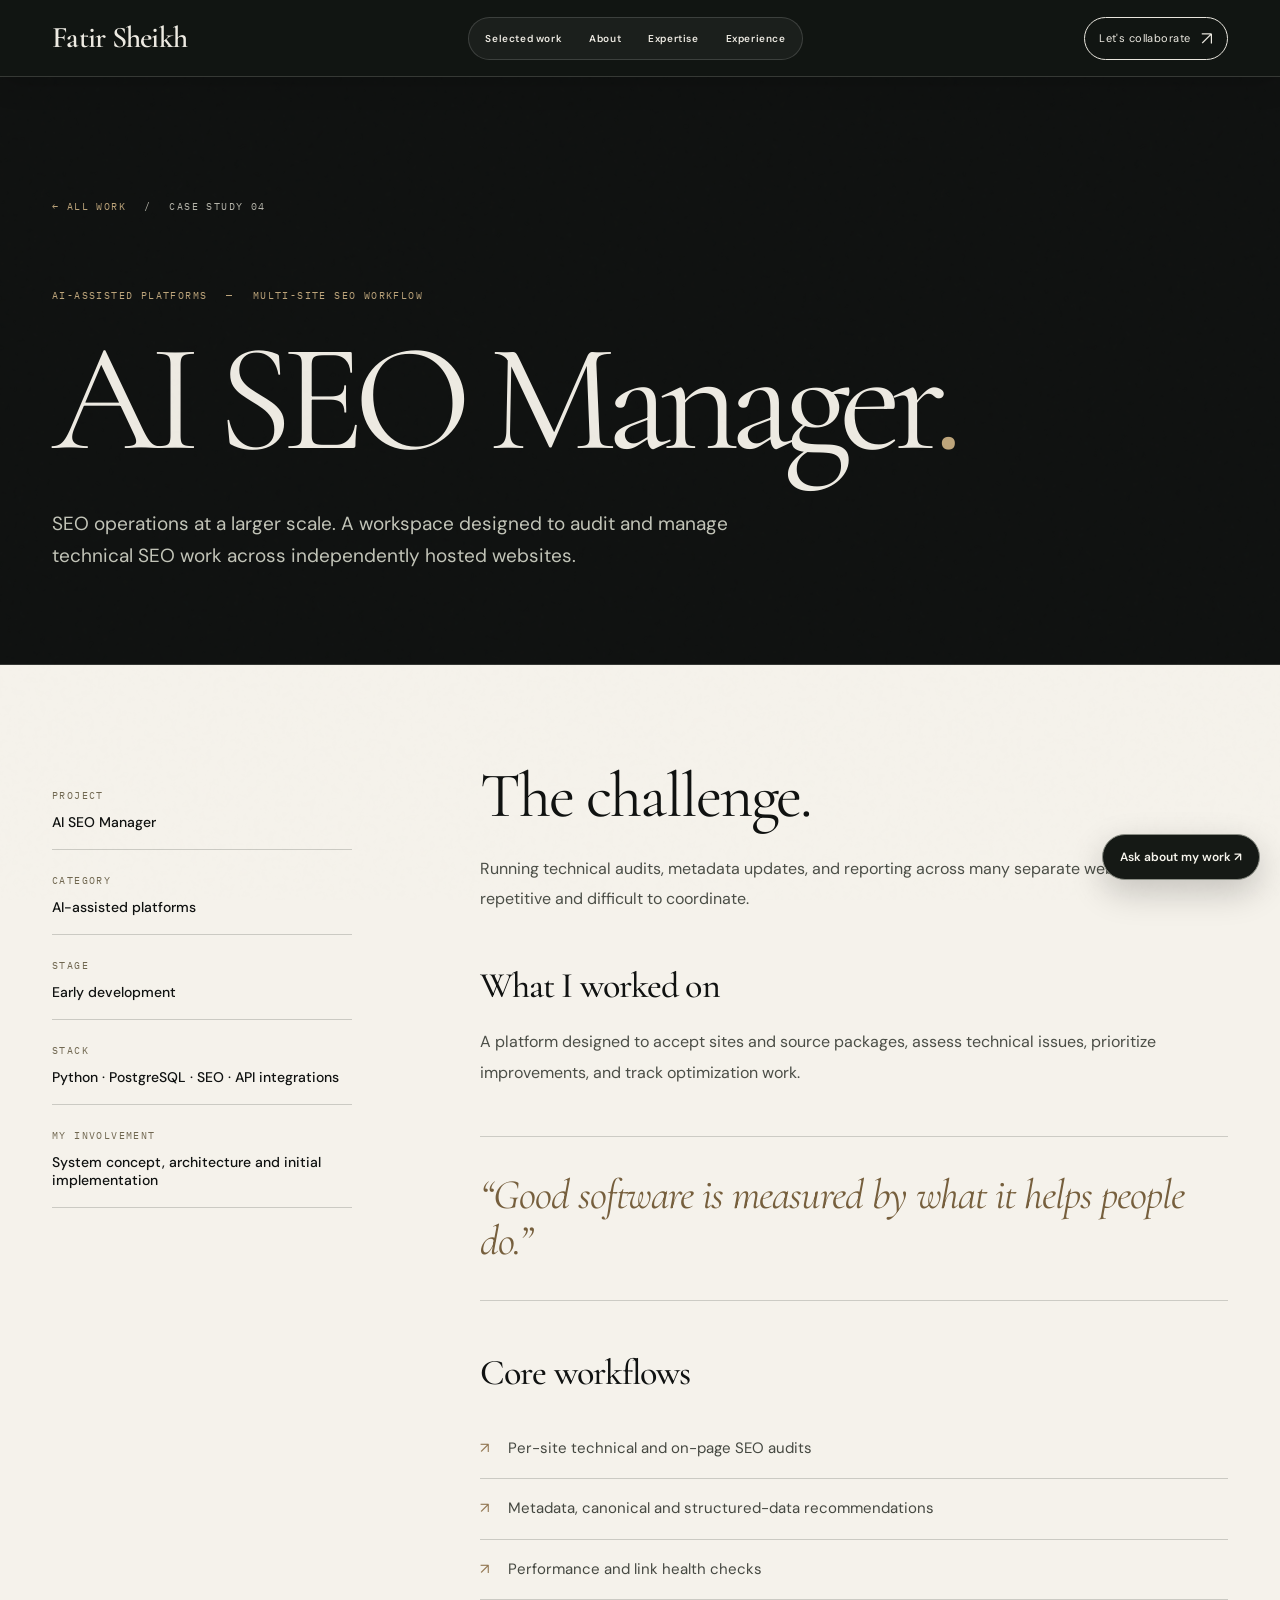
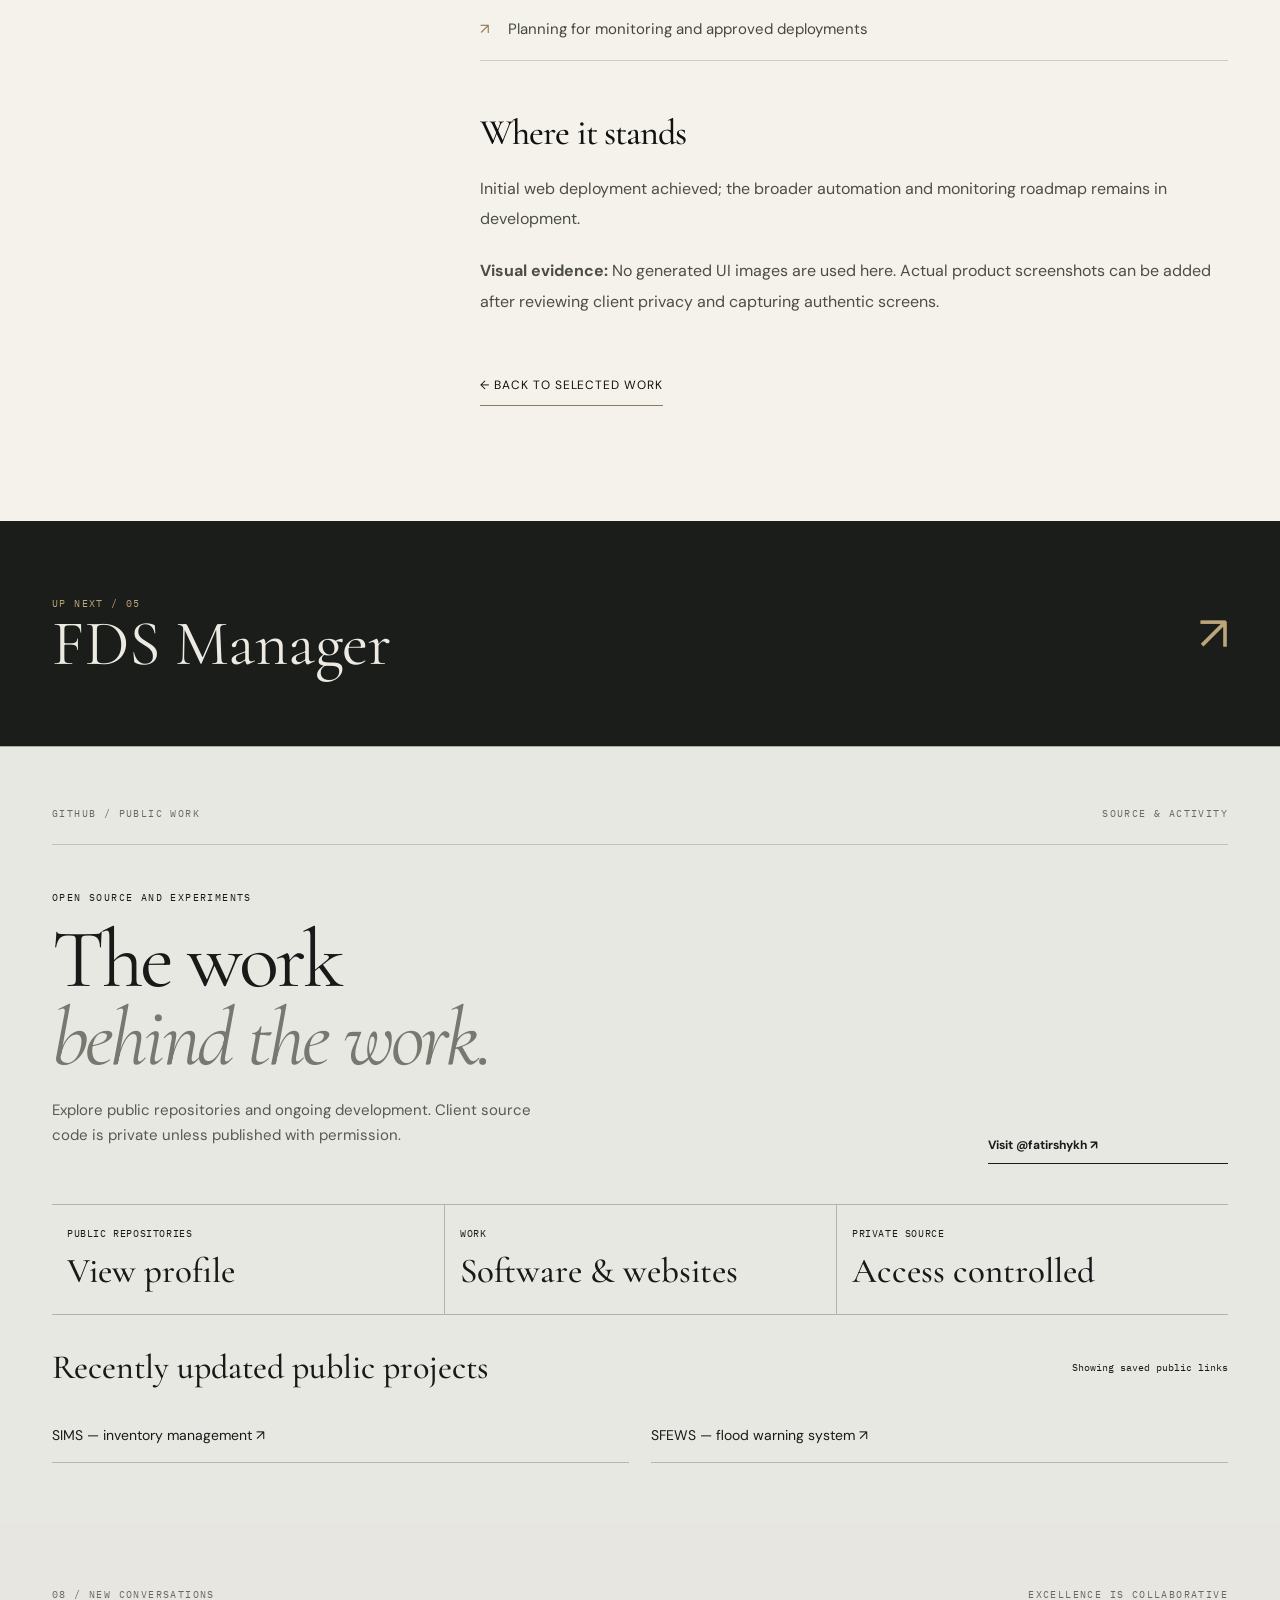
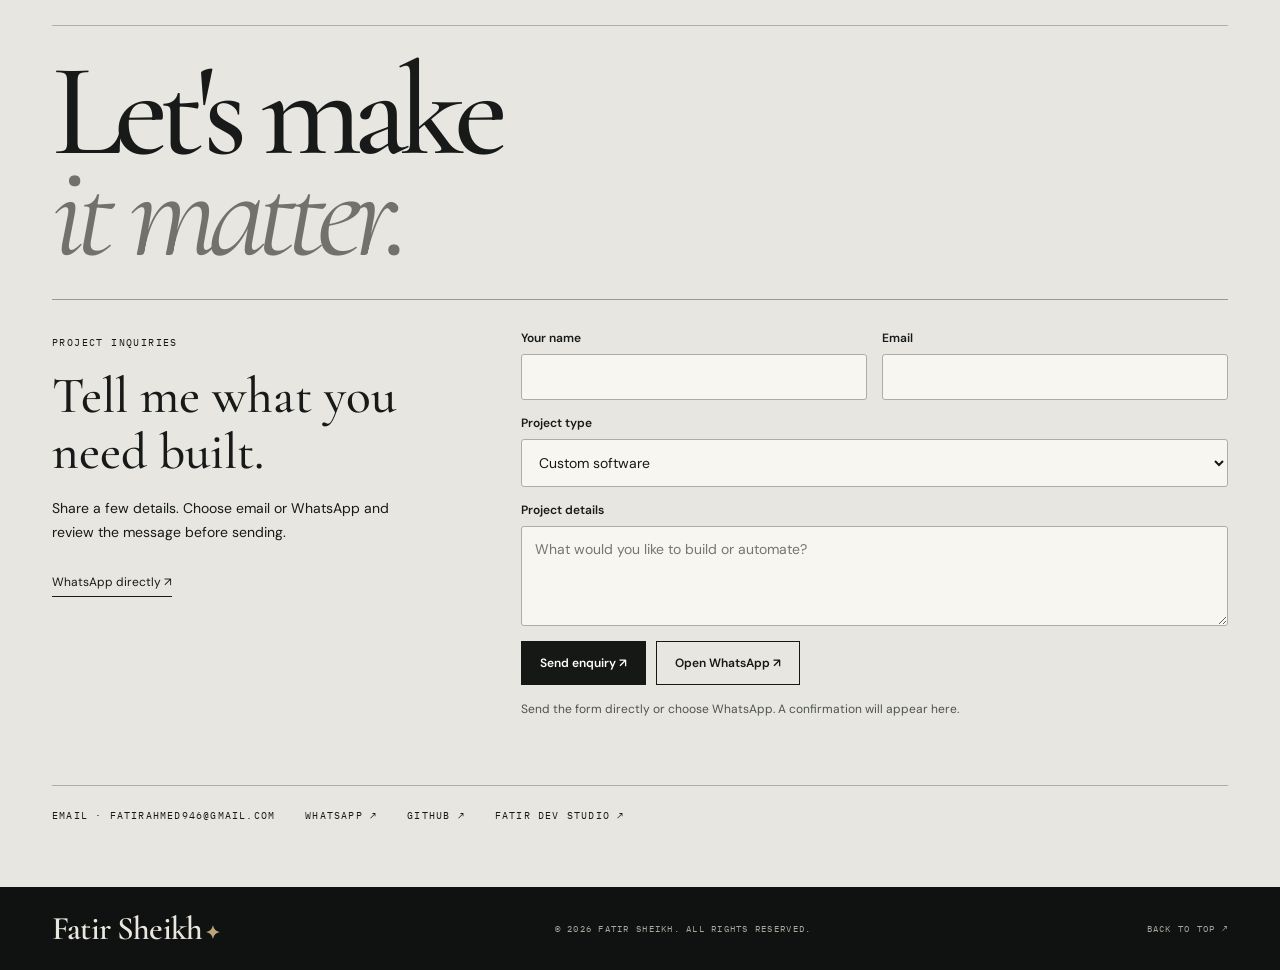
<file: projects/ai-seo-manager.html>
<!doctype html>
<html lang="en">
  <head>
    <meta charset="utf-8" />
    <meta name="viewport" content="width=device-width, initial-scale=1" />
    <meta name="theme-color" content="#101211" />
    <title>AI SEO Manager | Case Study by Fatir Sheikh</title>
    <meta
      name="description"
      content="A workspace designed to audit and manage technical SEO work across independently hosted websites. Read about the challenge, approach, technology and current state."
    />
    <meta name="author" content="Fatir Sheikh" />
    <meta name="robots" content="index,follow,max-image-preview:large" />
    <link
      rel="canonical"
      href="https://fatirsheikhportfolio.vercel.app/projects/ai-seo-manager.html"
    />
    <meta property="og:type" content="website" />
    <meta
      property="og:site_name"
      content="Fatir Sheikh | Software Engineering"
    />
    <meta
      property="og:title"
      content="AI SEO Manager | Case Study by Fatir Sheikh"
    />
    <meta
      property="og:description"
      content="A workspace designed to audit and manage technical SEO work across independently hosted websites. Read about the challenge, approach, technology and current state."
    />
    <meta
      property="og:url"
      content="https://fatirsheikhportfolio.vercel.app/projects/ai-seo-manager.html"
    />
    <meta
      property="og:image"
      content="https://fatirsheikhportfolio.vercel.app/assets/img/share-card.png"
    />
    <meta
      property="og:image:alt"
      content="Fatir Sheikh — independent software engineering portfolio"
    />
    <meta name="twitter:card" content="summary_large_image" />
    <meta
      name="twitter:title"
      content="AI SEO Manager | Case Study by Fatir Sheikh"
    />
    <meta
      name="twitter:description"
      content="A workspace designed to audit and manage technical SEO work across independently hosted websites. Read about the challenge, approach, technology and current state."
    />
    <meta
      name="twitter:image"
      content="https://fatirsheikhportfolio.vercel.app/assets/img/share-card.png"
    />
    <link rel="icon" type="image/svg+xml" href="../assets/img/favicon.svg" />
    <link rel="preconnect" href="https://fonts.googleapis.com" />
    <link rel="preconnect" href="https://fonts.gstatic.com" crossorigin />
    <link
      href="https://fonts.googleapis.com/css2?family=Cormorant+Garamond:ital,wght@0,400;0,500;0,600;1,400;1,500&family=DM+Sans:wght@400;500;600;700&family=IBM+Plex+Mono:wght@400;500&display=swap"
      rel="stylesheet"
    />
    <link rel="stylesheet" href="../assets/css/styles.css" />
    <script type="application/ld+json">
      {
        "@context": "https://schema.org",
        "@graph": [
          {
            "@type": "Person",
            "@id": "https://fatirsheikhportfolio.vercel.app/#fatir",
            "name": "Fatir Sheikh",
            "url": "https://fatirsheikhportfolio.vercel.app/",
            "email": "fatirahmed946@gmail.com",
            "jobTitle": "Software Engineer and AI Automation Developer",
            "worksFor": {
              "@type": "Organization",
              "name": "Fatir Dev Studio",
              "url": "https://fatirdevstudio.netlify.app/"
            },
            "knowsAbout": [
              "Software engineering",
              "Full-stack development",
              "AI automation",
              "Python",
              "Flask",
              "SQL",
              "JavaScript"
            ],
            "sameAs": ["https://github.com/fatirshykh"]
          },
          {
            "@type": "WebSite",
            "@id": "https://fatirsheikhportfolio.vercel.app/#website",
            "url": "https://fatirsheikhportfolio.vercel.app/",
            "name": "Fatir Sheikh \u2014 Software Engineer",
            "inLanguage": "en"
          },
          {
            "@type": "WebPage",
            "@id": "https://fatirsheikhportfolio.vercel.app/projects/ai-seo-manager.html#page",
            "url": "https://fatirsheikhportfolio.vercel.app/projects/ai-seo-manager.html",
            "name": "AI SEO Manager | Case Study by Fatir Sheikh",
            "isPartOf": {
              "@id": "https://fatirsheikhportfolio.vercel.app/#website"
            },
            "about": { "@id": "https://fatirsheikhportfolio.vercel.app/#fatir" }
          },
          {
            "@type": "CreativeWork",
            "name": "AI SEO Manager | Case Study by Fatir Sheikh",
            "url": "https://fatirsheikhportfolio.vercel.app/projects/ai-seo-manager.html",
            "creator": { "@id": "https://fatirsheikhportfolio.vercel.app/#fatir" }
          }
        ]
      }
    </script>
  </head>
  <body>
    <a class="skip" href="#main">Skip to content</a>
    <div class="progress" data-progress aria-hidden="true"></div>
    <header class="site-header">
      <div class="container nav-inner">
        <a
          href="../index.html#top"
          class="signature"
          aria-label="Fatir Sheikh, home"
          >Fatir Sheikh<span>✦</span></a
        >
        <nav class="nav-links" aria-label="Main navigation">
          <a href="../index.html#work">Selected work</a
          ><a href="../index.html#about">About</a
          ><a href="../index.html#expertise">Expertise</a
          ><a href="../index.html#journey">Experience</a>
        </nav>
        <div class="nav-action">
          <a href="../index.html#contact" class="nav-contact"
            >Let's collaborate <span aria-hidden="true">↗</span></a
          ><button
            class="menu-toggle"
            aria-label="Open navigation"
            aria-expanded="false"
            aria-controls="mobileLinks"
            data-menu-toggle
          >
            <svg
              width="21"
              height="21"
              viewBox="0 0 21 21"
              fill="none"
              aria-hidden="true"
            >
              <path
                d="M1 7h19M1 14h19"
                stroke="currentColor"
                stroke-width="1.5"
              />
            </svg>
          </button>
        </div>
      </div>
      <nav
        class="mobile-links"
        id="mobileLinks"
        data-mobile-links
        aria-label="Mobile navigation"
      >
        <a href="../index.html#work">Selected work</a
        ><a href="../index.html#about">About</a
        ><a href="../index.html#expertise">Expertise</a
        ><a href="../index.html#journey">Experience</a
        ><a href="../index.html#contact">Contact</a>
      </nav>
    </header>
    <main id="main">
      <section class="detail-hero" id="top">
        <div class="container">
          <div class="breadcrumbs mono">
            <a href="../index.html#work">← ALL WORK</a><span>/</span
            ><span>CASE STUDY 04</span>
          </div>
          <div class="detail-overline mono">
            <span>AI-assisted platforms</span><span>—</span
            ><span>Multi-site SEO workflow</span>
          </div>
          <h1>AI SEO Manager<em>.</em></h1>
          <p class="detail-lede">
            SEO operations at a larger scale. A workspace designed to audit and
            manage technical SEO work across independently hosted websites.
          </p>
        </div>
      </section>
      <section class="case-body">
        <div class="container case-columns">
          <aside class="case-sidebar" aria-label="Project facts">
            <div>
              <span class="mono">PROJECT</span><strong>AI SEO Manager</strong>
            </div>
            <div>
              <span class="mono">CATEGORY</span
              ><strong>AI-assisted platforms</strong>
            </div>
            <div>
              <span class="mono">STAGE</span><strong>Early development</strong>
            </div>
            <div>
              <span class="mono">STACK</span
              ><strong>Python · PostgreSQL · SEO · API integrations</strong>
            </div>
            <div>
              <span class="mono">MY INVOLVEMENT</span
              ><strong
                >System concept, architecture and initial implementation</strong
              >
            </div>
          </aside>
          <div class="case-content">
            <h2>The challenge.</h2>
            <p>
              Running technical audits, metadata updates, and reporting across
              many separate websites becomes repetitive and difficult to
              coordinate.
            </p>
            <h3>What I worked on</h3>
            <p>
              A platform designed to accept sites and source packages, assess
              technical issues, prioritize improvements, and track optimization
              work.
            </p>
            <div class="case-quote">
              “Good software is measured by what it helps people do.”
            </div>
            <h3>Core workflows</h3>
            <ul>
              <li>Per-site technical and on-page SEO audits</li>
              <li>Metadata, canonical and structured-data recommendations</li>
              <li>Performance and link health checks</li>
              <li>Planning for monitoring and approved deployments</li>
            </ul>
            <h3>Where it stands</h3>
            <p>
              Initial web deployment achieved; the broader automation and
              monitoring roadmap remains in development.
            </p>
            <p>
              <strong>Visual evidence:</strong> No generated UI images are used
              here. Actual product screenshots can be added after reviewing
              client privacy and capturing authentic screens.
            </p>
            <div class="case-links">
              <a href="../index.html#work">← Back to selected work</a>
            </div>
          </div>
        </div>
      </section>
      <section class="case-next">
        <a class="container" href="fds-manager.html"
          ><span
            ><span class="mono">UP NEXT / 05</span><br /><strong
              >FDS Manager</strong
            ></span
          ><span aria-hidden="true" style="font-size: 48px; color: var(--gold)"
            >↗</span
          ></a
        >
      </section>
    
<section class="github-section" id="github" aria-labelledby="githubTitle">
        <div class="container">
          <div class="section-topline">
            <span class="mono">GITHUB / PUBLIC WORK</span
            ><span class="mono">SOURCE & ACTIVITY</span>
          </div>
          <div class="github-top">
            <div>
              <span class="mono">OPEN SOURCE AND EXPERIMENTS</span>
              <h2 id="githubTitle">The work<br /><em>behind the work.</em></h2>
              <p>
                Explore public repositories and ongoing development. Client
                source code is private unless published with permission.
              </p>
            </div>
            <a
              class="github-profile"
              href="https://github.com/fatirshykh"
              target="_blank"
              rel="noopener noreferrer"
              >Visit @fatirshykh ↗</a
            >
          </div>
          <div class="github-numbers">
            <div>
              <span>PUBLIC REPOSITORIES</span
              ><strong data-github-count>View profile</strong>
            </div>
            <div><span>WORK</span><strong>Software & websites</strong></div>
            <div>
              <span>PRIVATE SOURCE</span><strong>Access controlled</strong>
            </div>
          </div>
          <div class="github-list-heading">
            <h3>Recently updated public projects</h3>
            <small data-github-status>Loading when connected</small>
          </div>
          <div class="github-list" data-github-list>
            <a
              href="https://github.com/fatirshykh/SIMS"
              target="_blank"
              rel="noopener noreferrer"
              >SIMS — inventory management ↗</a
            >
            <a
              href="https://github.com/fatirshykh/SFEWS"
              target="_blank"
              rel="noopener noreferrer"
              >SFEWS — flood warning system ↗</a
            >
          </div>
        </div>
      </section>
<section class="contact" id="contact" aria-labelledby="contact-title">
        <div class="container">
          <div class="section-topline">
            <span class="mono">08 / NEW CONVERSATIONS</span
            ><span class="mono">EXCELLENCE IS COLLABORATIVE</span>
          </div>
          <div class="contact-heading" data-reveal>
            <h2 id="contact-title">Let's make<br /><em>it matter.</em></h2>
          </div>
          <!-- FATIR_V4_STABLE -->
<div class="contact-workspace">
  <div class="contact-copy">
    <span class="mono">PROJECT INQUIRIES</span>
    <h3>Tell me what you need built.</h3>
    <p>Share a few details. Choose email or WhatsApp and review the message before sending.</p>
    <a href="https://wa.me/923348122659" target="_blank" rel="noopener noreferrer">WhatsApp directly ↗</a>
  </div>

  <form id="fatirContactForm" class="contact-form" method="POST" action="https://api.web3forms.com/submit"><input type="hidden" name="access_key" value="bf23436b-3e0a-4acf-b1ee-271481d043df"><input type="hidden" name="subject" value="New Fatir Sheikh Portfolio Enquiry"><input type="hidden" name="from_name" value="Fatir Sheikh Portfolio"><input type="checkbox" name="botcheck" style="display:none" tabindex="-1" aria-hidden="true">
    <div class="contact-two">
      <label>Your name
        <input name="name" id="fatirName" required maxlength="90" autocomplete="name">
      </label>
      <label>Email
        <input name="email" id="fatirEmail" type="email" required maxlength="130" autocomplete="email">
      </label>
    </div>

    <label>Project type
      <select name="project_type" id="fatirType">
        <option>Custom software</option>
        <option>AI / n8n automation</option>
        <option>Website development</option>
        <option>Other enquiry</option>
      </select>
    </label>

    <label>Project details
      <textarea name="message" id="fatirMessage" rows="4" minlength="15" maxlength="1800" required placeholder="What would you like to build or automate?"></textarea>
    </label>

    <div class="contact-actions">
      <button type="submit">Send enquiry ↗</button>
      <button id="fatirWhatsApp" type="button">Open WhatsApp ↗</button>
    </div>

    <p class="contact-note" id="fatirFormStatus" role="status">
      Send the form directly or choose WhatsApp. A confirmation will appear here.
    </p>
  </form>
</div>
          <div class="contact-links">
            <a href="mailto:fatirahmed946@gmail.com"
              >Email · fatirahmed946@gmail.com</a
            ><a
              href="https://wa.me/923348122659"
              target="_blank"
              rel="noopener noreferrer"
              >WhatsApp ↗</a
            ><a
              href="https://github.com/fatirshykh"
              target="_blank"
              rel="noopener noreferrer"
              >GitHub ↗</a
            ><a
              href="https://fatirdevstudio.netlify.app/"
              target="_blank"
              rel="noopener noreferrer"
              >Fatir Dev Studio ↗</a
            >
          </div>
        </div>
      </section>
</main>
    <footer class="footer">
      <div class="container footer-inner">
        <a class="signature" href="../index.html#top"
          >Fatir Sheikh<span>✦</span></a
        ><span class="mono"
          >© <span data-year>2026</span> FATIR SHEIKH. ALL RIGHTS
          RESERVED.</span
        ><a class="mono" href="#top">BACK TO TOP ↗</a>
      </div>
    </footer>
    <script defer src="../assets/js/main.js"></script>
  
<div class="fatir-chat">
  <button class="chat-toggle" id="fatirChatToggle" type="button" aria-controls="fatirChatPanel" aria-expanded="false">
    Ask about my work ↗
  </button>

  <section class="chat-panel" id="fatirChatPanel" aria-label="Portfolio guide" hidden>
    <div class="chat-head">
      <div>
        <strong>Portfolio guide</strong>
        <small>Automated answers · not live chat</small>
      </div>
      <button id="fatirChatClose" type="button" aria-label="Close chat">×</button>
    </div>

    <div class="chat-log" id="fatirChatLog" role="log" aria-live="polite"></div>

    <div class="chat-quick">
      <button type="button" data-question="software">Software</button>
      <button type="button" data-question="skills">Skills</button>
      <button type="button" data-question="contact">Contact</button>
    </div>

    <form class="chat-send" id="fatirChatForm">
      <input id="fatirChatInput" aria-label="Your question" required maxlength="250" placeholder="Ask about projects or skills">
      <button type="submit" aria-label="Send question">↗</button>
    </form>

    <div class="chat-links">
      <a href="https://wa.me/923348122659" target="_blank" rel="noopener noreferrer">WhatsApp</a>
      <a href="mailto:fatirahmed946@gmail.com">Email</a>
    </div>
  </section>
</div>
<script defer src="../assets/js/portfolio-v5.js"></script></body>
</html>
</file>
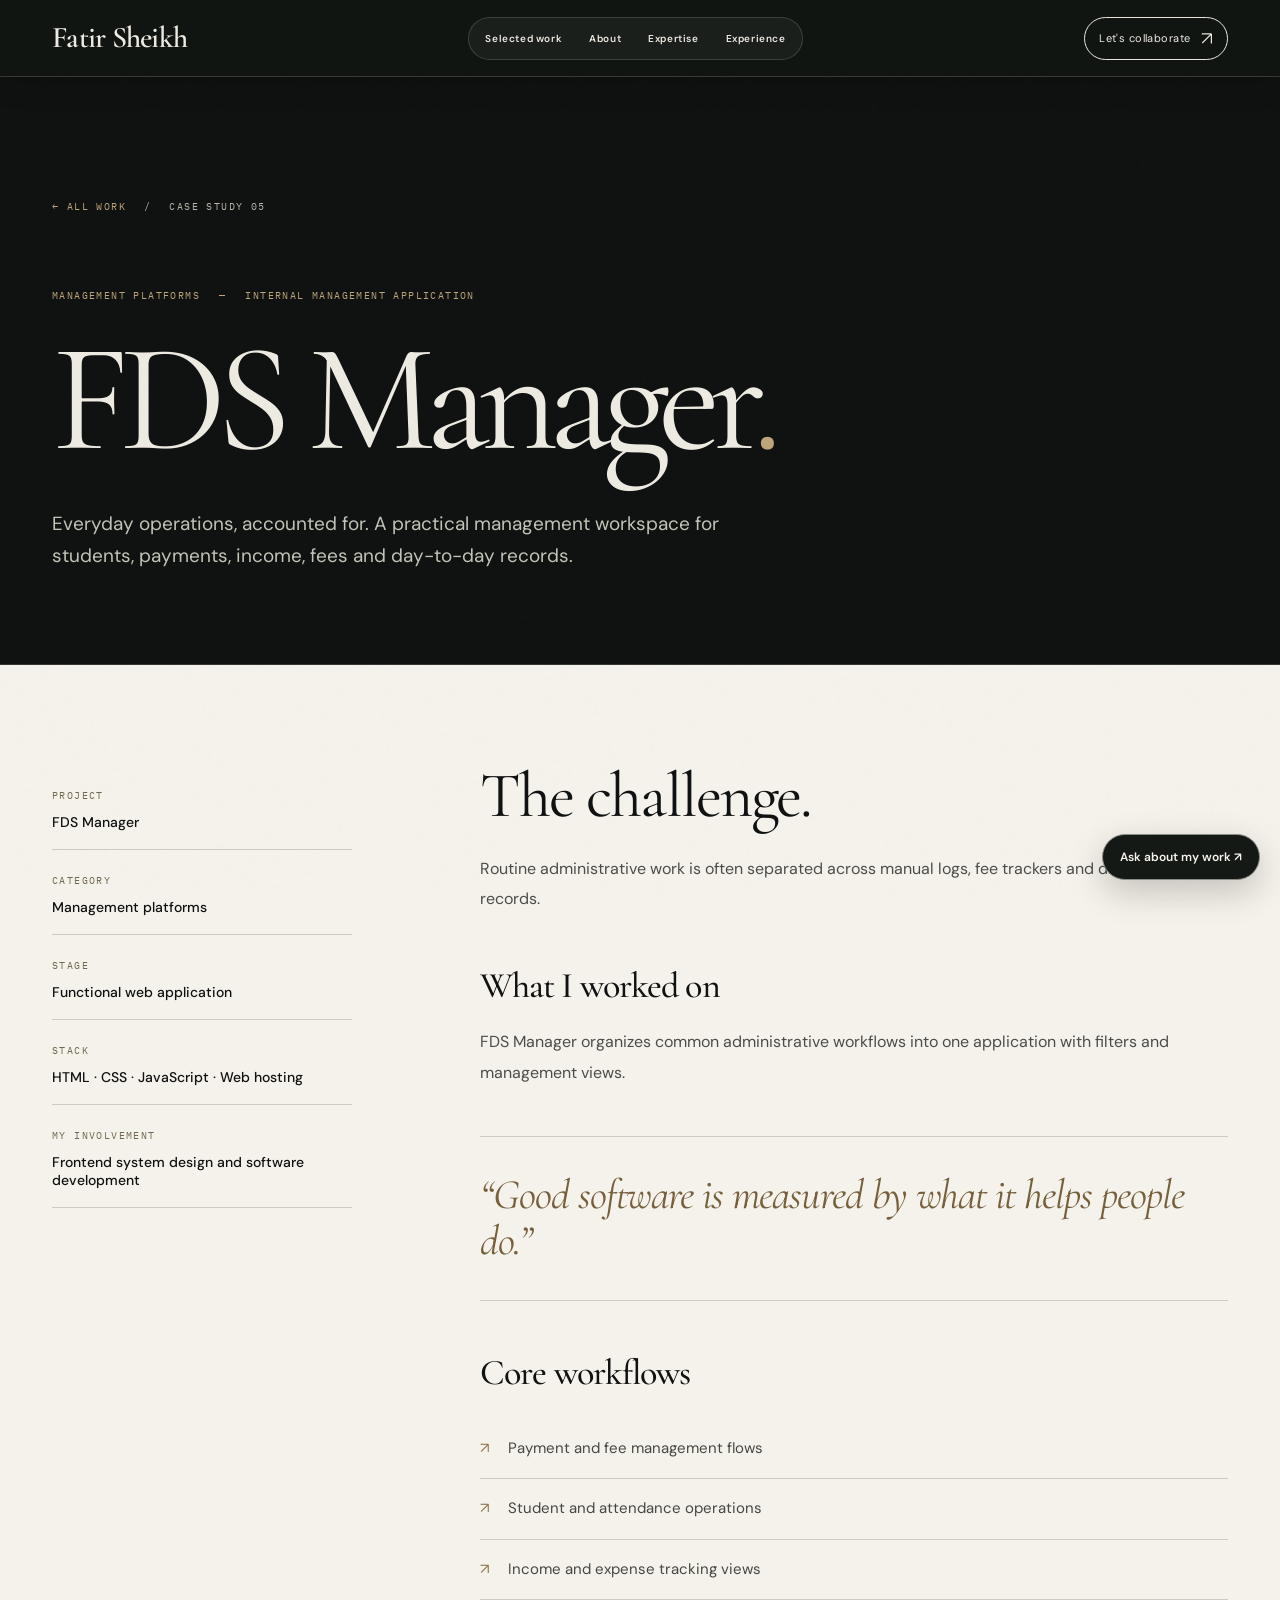
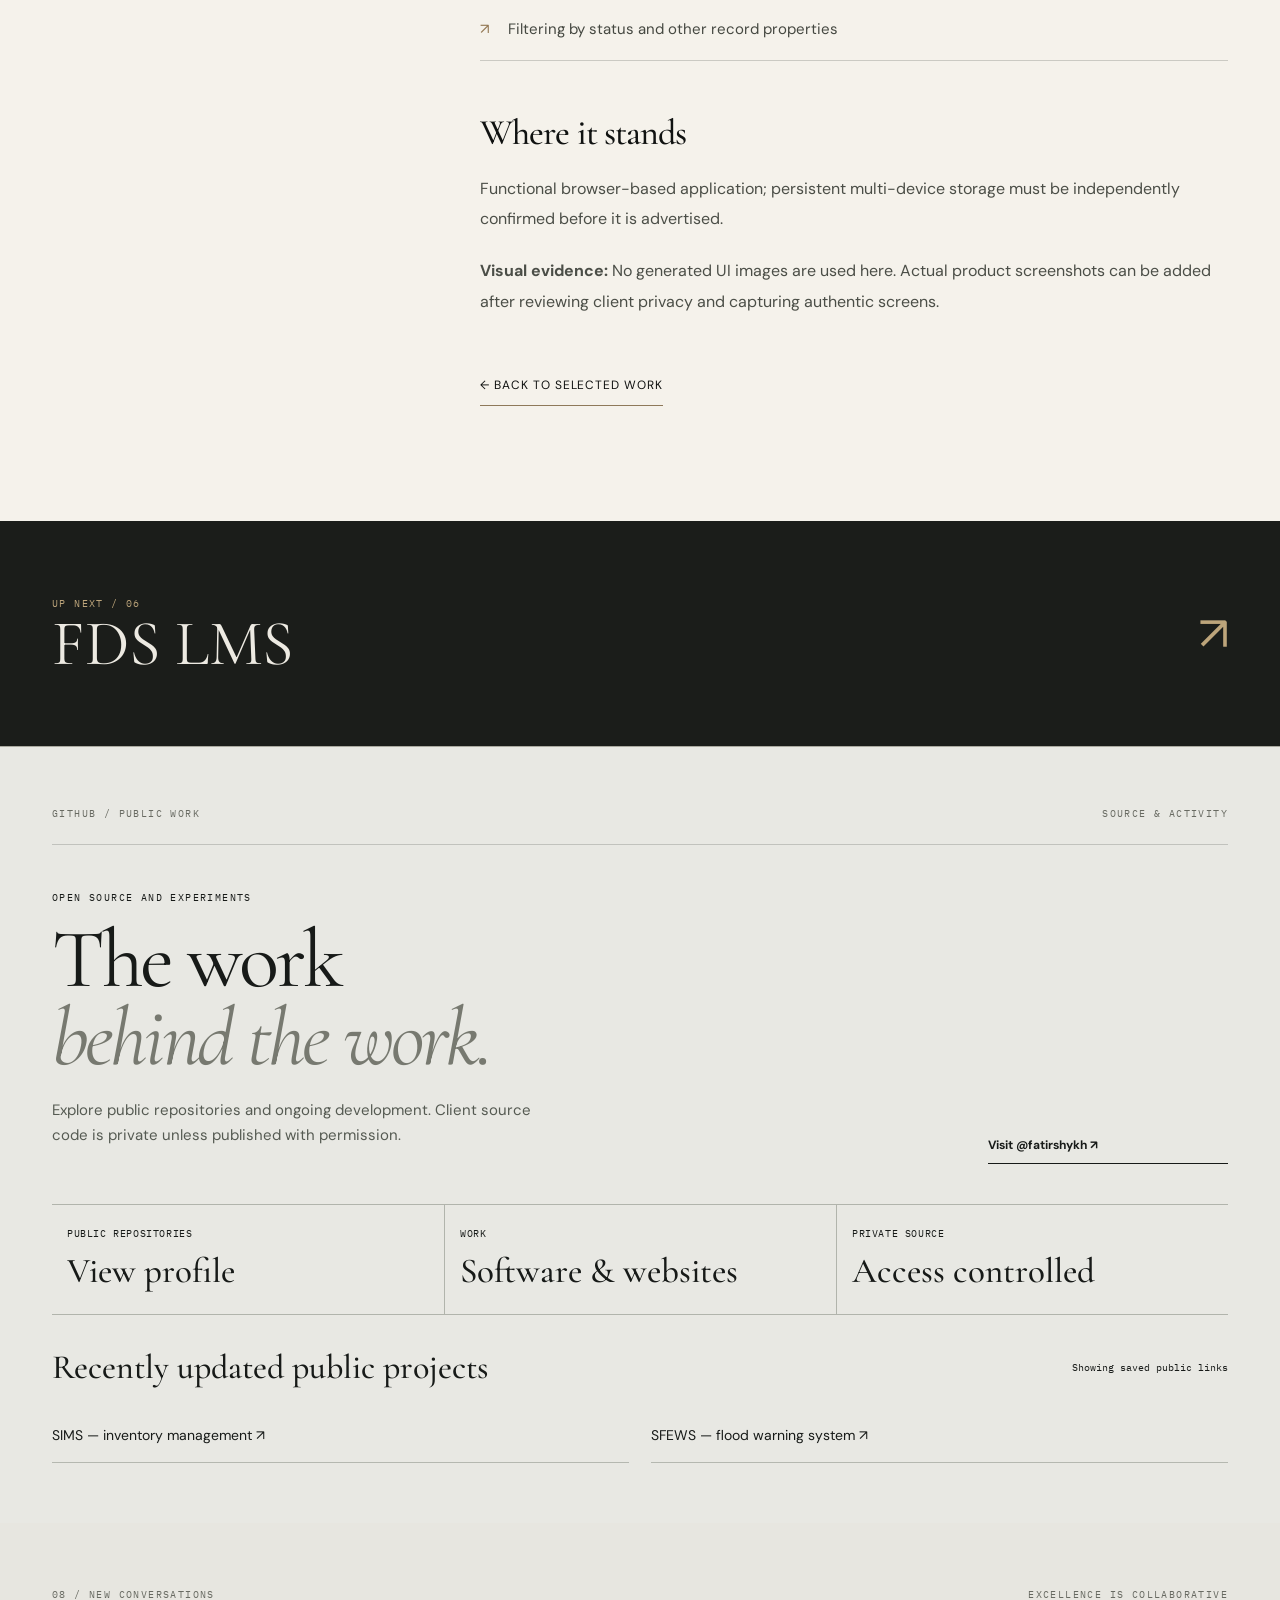
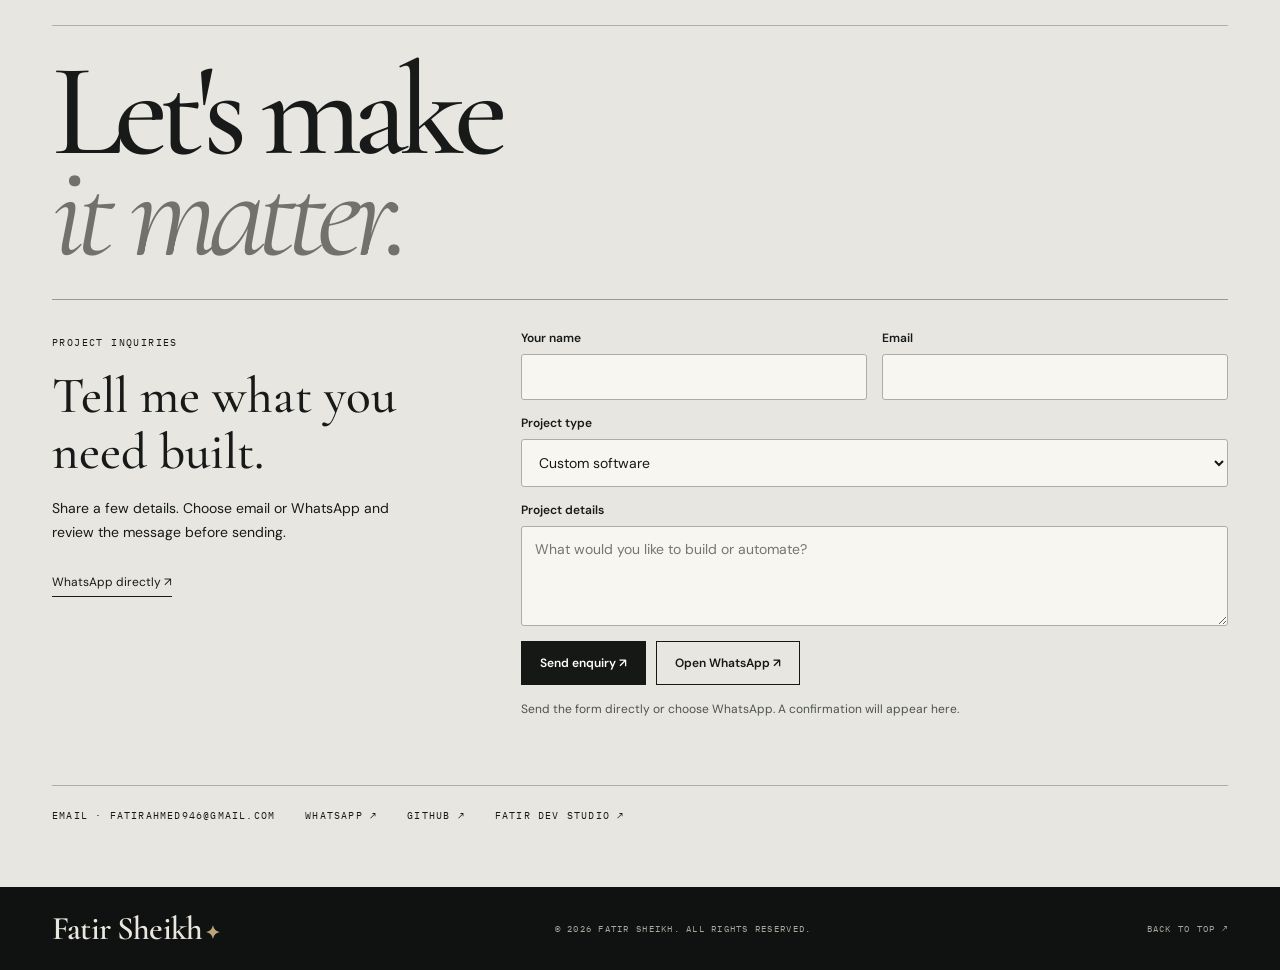
<file: projects/fds-manager.html>
<!doctype html>
<html lang="en">
  <head>
    <meta charset="utf-8" />
    <meta name="viewport" content="width=device-width, initial-scale=1" />
    <meta name="theme-color" content="#101211" />
    <title>FDS Manager | Case Study by Fatir Sheikh</title>
    <meta
      name="description"
      content="A practical management workspace for students, payments, income, fees and day-to-day records. Read about the challenge, approach, technology and current state."
    />
    <meta name="author" content="Fatir Sheikh" />
    <meta name="robots" content="index,follow,max-image-preview:large" />
    <link
      rel="canonical"
      href="https://fatirsheikhportfolio.vercel.app/projects/fds-manager.html"
    />
    <meta property="og:type" content="website" />
    <meta
      property="og:site_name"
      content="Fatir Sheikh | Software Engineering"
    />
    <meta
      property="og:title"
      content="FDS Manager | Case Study by Fatir Sheikh"
    />
    <meta
      property="og:description"
      content="A practical management workspace for students, payments, income, fees and day-to-day records. Read about the challenge, approach, technology and current state."
    />
    <meta
      property="og:url"
      content="https://fatirsheikhportfolio.vercel.app/projects/fds-manager.html"
    />
    <meta
      property="og:image"
      content="https://fatirsheikhportfolio.vercel.app/assets/img/share-card.png"
    />
    <meta
      property="og:image:alt"
      content="Fatir Sheikh — independent software engineering portfolio"
    />
    <meta name="twitter:card" content="summary_large_image" />
    <meta
      name="twitter:title"
      content="FDS Manager | Case Study by Fatir Sheikh"
    />
    <meta
      name="twitter:description"
      content="A practical management workspace for students, payments, income, fees and day-to-day records. Read about the challenge, approach, technology and current state."
    />
    <meta
      name="twitter:image"
      content="https://fatirsheikhportfolio.vercel.app/assets/img/share-card.png"
    />
    <link rel="icon" type="image/svg+xml" href="../assets/img/favicon.svg" />
    <link rel="preconnect" href="https://fonts.googleapis.com" />
    <link rel="preconnect" href="https://fonts.gstatic.com" crossorigin />
    <link
      href="https://fonts.googleapis.com/css2?family=Cormorant+Garamond:ital,wght@0,400;0,500;0,600;1,400;1,500&family=DM+Sans:wght@400;500;600;700&family=IBM+Plex+Mono:wght@400;500&display=swap"
      rel="stylesheet"
    />
    <link rel="stylesheet" href="../assets/css/styles.css" />
    <script type="application/ld+json">
      {
        "@context": "https://schema.org",
        "@graph": [
          {
            "@type": "Person",
            "@id": "https://fatirsheikhportfolio.vercel.app/#fatir",
            "name": "Fatir Sheikh",
            "url": "https://fatirsheikhportfolio.vercel.app/",
            "email": "fatirahmed946@gmail.com",
            "jobTitle": "Software Engineer and AI Automation Developer",
            "worksFor": {
              "@type": "Organization",
              "name": "Fatir Dev Studio",
              "url": "https://fatirdevstudio.netlify.app/"
            },
            "knowsAbout": [
              "Software engineering",
              "Full-stack development",
              "AI automation",
              "Python",
              "Flask",
              "SQL",
              "JavaScript"
            ],
            "sameAs": ["https://github.com/fatirshykh"]
          },
          {
            "@type": "WebSite",
            "@id": "https://fatirsheikhportfolio.vercel.app/#website",
            "url": "https://fatirsheikhportfolio.vercel.app/",
            "name": "Fatir Sheikh \u2014 Software Engineer",
            "inLanguage": "en"
          },
          {
            "@type": "WebPage",
            "@id": "https://fatirsheikhportfolio.vercel.app/projects/fds-manager.html#page",
            "url": "https://fatirsheikhportfolio.vercel.app/projects/fds-manager.html",
            "name": "FDS Manager | Case Study by Fatir Sheikh",
            "isPartOf": {
              "@id": "https://fatirsheikhportfolio.vercel.app/#website"
            },
            "about": { "@id": "https://fatirsheikhportfolio.vercel.app/#fatir" }
          },
          {
            "@type": "CreativeWork",
            "name": "FDS Manager | Case Study by Fatir Sheikh",
            "url": "https://fatirsheikhportfolio.vercel.app/projects/fds-manager.html",
            "creator": { "@id": "https://fatirsheikhportfolio.vercel.app/#fatir" }
          }
        ]
      }
    </script>
  </head>
  <body>
    <a class="skip" href="#main">Skip to content</a>
    <div class="progress" data-progress aria-hidden="true"></div>
    <header class="site-header">
      <div class="container nav-inner">
        <a
          href="../index.html#top"
          class="signature"
          aria-label="Fatir Sheikh, home"
          >Fatir Sheikh<span>✦</span></a
        >
        <nav class="nav-links" aria-label="Main navigation">
          <a href="../index.html#work">Selected work</a
          ><a href="../index.html#about">About</a
          ><a href="../index.html#expertise">Expertise</a
          ><a href="../index.html#journey">Experience</a>
        </nav>
        <div class="nav-action">
          <a href="../index.html#contact" class="nav-contact"
            >Let's collaborate <span aria-hidden="true">↗</span></a
          ><button
            class="menu-toggle"
            aria-label="Open navigation"
            aria-expanded="false"
            aria-controls="mobileLinks"
            data-menu-toggle
          >
            <svg
              width="21"
              height="21"
              viewBox="0 0 21 21"
              fill="none"
              aria-hidden="true"
            >
              <path
                d="M1 7h19M1 14h19"
                stroke="currentColor"
                stroke-width="1.5"
              />
            </svg>
          </button>
        </div>
      </div>
      <nav
        class="mobile-links"
        id="mobileLinks"
        data-mobile-links
        aria-label="Mobile navigation"
      >
        <a href="../index.html#work">Selected work</a
        ><a href="../index.html#about">About</a
        ><a href="../index.html#expertise">Expertise</a
        ><a href="../index.html#journey">Experience</a
        ><a href="../index.html#contact">Contact</a>
      </nav>
    </header>
    <main id="main">
      <section class="detail-hero" id="top">
        <div class="container">
          <div class="breadcrumbs mono">
            <a href="../index.html#work">← ALL WORK</a><span>/</span
            ><span>CASE STUDY 05</span>
          </div>
          <div class="detail-overline mono">
            <span>Management platforms</span><span>—</span
            ><span>Internal management application</span>
          </div>
          <h1>FDS Manager<em>.</em></h1>
          <p class="detail-lede">
            Everyday operations, accounted for. A practical management workspace
            for students, payments, income, fees and day-to-day records.
          </p>
        </div>
      </section>
      <section class="case-body">
        <div class="container case-columns">
          <aside class="case-sidebar" aria-label="Project facts">
            <div>
              <span class="mono">PROJECT</span><strong>FDS Manager</strong>
            </div>
            <div>
              <span class="mono">CATEGORY</span
              ><strong>Management platforms</strong>
            </div>
            <div>
              <span class="mono">STAGE</span
              ><strong>Functional web application</strong>
            </div>
            <div>
              <span class="mono">STACK</span
              ><strong>HTML · CSS · JavaScript · Web hosting</strong>
            </div>
            <div>
              <span class="mono">MY INVOLVEMENT</span
              ><strong>Frontend system design and software development</strong>
            </div>
          </aside>
          <div class="case-content">
            <h2>The challenge.</h2>
            <p>
              Routine administrative work is often separated across manual logs,
              fee trackers and disconnected records.
            </p>
            <h3>What I worked on</h3>
            <p>
              FDS Manager organizes common administrative workflows into one
              application with filters and management views.
            </p>
            <div class="case-quote">
              “Good software is measured by what it helps people do.”
            </div>
            <h3>Core workflows</h3>
            <ul>
              <li>Payment and fee management flows</li>
              <li>Student and attendance operations</li>
              <li>Income and expense tracking views</li>
              <li>Filtering by status and other record properties</li>
            </ul>
            <h3>Where it stands</h3>
            <p>
              Functional browser-based application; persistent multi-device
              storage must be independently confirmed before it is advertised.
            </p>
            <p>
              <strong>Visual evidence:</strong> No generated UI images are used
              here. Actual product screenshots can be added after reviewing
              client privacy and capturing authentic screens.
            </p>
            <div class="case-links">
              <a href="../index.html#work">← Back to selected work</a>
            </div>
          </div>
        </div>
      </section>
      <section class="case-next">
        <a class="container" href="lms.html"
          ><span
            ><span class="mono">UP NEXT / 06</span><br /><strong
              >FDS LMS</strong
            ></span
          ><span aria-hidden="true" style="font-size: 48px; color: var(--gold)"
            >↗</span
          ></a
        >
      </section>
    
<section class="github-section" id="github" aria-labelledby="githubTitle">
        <div class="container">
          <div class="section-topline">
            <span class="mono">GITHUB / PUBLIC WORK</span
            ><span class="mono">SOURCE & ACTIVITY</span>
          </div>
          <div class="github-top">
            <div>
              <span class="mono">OPEN SOURCE AND EXPERIMENTS</span>
              <h2 id="githubTitle">The work<br /><em>behind the work.</em></h2>
              <p>
                Explore public repositories and ongoing development. Client
                source code is private unless published with permission.
              </p>
            </div>
            <a
              class="github-profile"
              href="https://github.com/fatirshykh"
              target="_blank"
              rel="noopener noreferrer"
              >Visit @fatirshykh ↗</a
            >
          </div>
          <div class="github-numbers">
            <div>
              <span>PUBLIC REPOSITORIES</span
              ><strong data-github-count>View profile</strong>
            </div>
            <div><span>WORK</span><strong>Software & websites</strong></div>
            <div>
              <span>PRIVATE SOURCE</span><strong>Access controlled</strong>
            </div>
          </div>
          <div class="github-list-heading">
            <h3>Recently updated public projects</h3>
            <small data-github-status>Loading when connected</small>
          </div>
          <div class="github-list" data-github-list>
            <a
              href="https://github.com/fatirshykh/SIMS"
              target="_blank"
              rel="noopener noreferrer"
              >SIMS — inventory management ↗</a
            >
            <a
              href="https://github.com/fatirshykh/SFEWS"
              target="_blank"
              rel="noopener noreferrer"
              >SFEWS — flood warning system ↗</a
            >
          </div>
        </div>
      </section>
<section class="contact" id="contact" aria-labelledby="contact-title">
        <div class="container">
          <div class="section-topline">
            <span class="mono">08 / NEW CONVERSATIONS</span
            ><span class="mono">EXCELLENCE IS COLLABORATIVE</span>
          </div>
          <div class="contact-heading" data-reveal>
            <h2 id="contact-title">Let's make<br /><em>it matter.</em></h2>
          </div>
          <!-- FATIR_V4_STABLE -->
<div class="contact-workspace">
  <div class="contact-copy">
    <span class="mono">PROJECT INQUIRIES</span>
    <h3>Tell me what you need built.</h3>
    <p>Share a few details. Choose email or WhatsApp and review the message before sending.</p>
    <a href="https://wa.me/923348122659" target="_blank" rel="noopener noreferrer">WhatsApp directly ↗</a>
  </div>

  <form id="fatirContactForm" class="contact-form" method="POST" action="https://api.web3forms.com/submit"><input type="hidden" name="access_key" value="bf23436b-3e0a-4acf-b1ee-271481d043df"><input type="hidden" name="subject" value="New Fatir Sheikh Portfolio Enquiry"><input type="hidden" name="from_name" value="Fatir Sheikh Portfolio"><input type="checkbox" name="botcheck" style="display:none" tabindex="-1" aria-hidden="true">
    <div class="contact-two">
      <label>Your name
        <input name="name" id="fatirName" required maxlength="90" autocomplete="name">
      </label>
      <label>Email
        <input name="email" id="fatirEmail" type="email" required maxlength="130" autocomplete="email">
      </label>
    </div>

    <label>Project type
      <select name="project_type" id="fatirType">
        <option>Custom software</option>
        <option>AI / n8n automation</option>
        <option>Website development</option>
        <option>Other enquiry</option>
      </select>
    </label>

    <label>Project details
      <textarea name="message" id="fatirMessage" rows="4" minlength="15" maxlength="1800" required placeholder="What would you like to build or automate?"></textarea>
    </label>

    <div class="contact-actions">
      <button type="submit">Send enquiry ↗</button>
      <button id="fatirWhatsApp" type="button">Open WhatsApp ↗</button>
    </div>

    <p class="contact-note" id="fatirFormStatus" role="status">
      Send the form directly or choose WhatsApp. A confirmation will appear here.
    </p>
  </form>
</div>
          <div class="contact-links">
            <a href="mailto:fatirahmed946@gmail.com"
              >Email · fatirahmed946@gmail.com</a
            ><a
              href="https://wa.me/923348122659"
              target="_blank"
              rel="noopener noreferrer"
              >WhatsApp ↗</a
            ><a
              href="https://github.com/fatirshykh"
              target="_blank"
              rel="noopener noreferrer"
              >GitHub ↗</a
            ><a
              href="https://fatirdevstudio.netlify.app/"
              target="_blank"
              rel="noopener noreferrer"
              >Fatir Dev Studio ↗</a
            >
          </div>
        </div>
      </section>
</main>
    <footer class="footer">
      <div class="container footer-inner">
        <a class="signature" href="../index.html#top"
          >Fatir Sheikh<span>✦</span></a
        ><span class="mono"
          >© <span data-year>2026</span> FATIR SHEIKH. ALL RIGHTS
          RESERVED.</span
        ><a class="mono" href="#top">BACK TO TOP ↗</a>
      </div>
    </footer>
    <script defer src="../assets/js/main.js"></script>
  
<div class="fatir-chat">
  <button class="chat-toggle" id="fatirChatToggle" type="button" aria-controls="fatirChatPanel" aria-expanded="false">
    Ask about my work ↗
  </button>

  <section class="chat-panel" id="fatirChatPanel" aria-label="Portfolio guide" hidden>
    <div class="chat-head">
      <div>
        <strong>Portfolio guide</strong>
        <small>Automated answers · not live chat</small>
      </div>
      <button id="fatirChatClose" type="button" aria-label="Close chat">×</button>
    </div>

    <div class="chat-log" id="fatirChatLog" role="log" aria-live="polite"></div>

    <div class="chat-quick">
      <button type="button" data-question="software">Software</button>
      <button type="button" data-question="skills">Skills</button>
      <button type="button" data-question="contact">Contact</button>
    </div>

    <form class="chat-send" id="fatirChatForm">
      <input id="fatirChatInput" aria-label="Your question" required maxlength="250" placeholder="Ask about projects or skills">
      <button type="submit" aria-label="Send question">↗</button>
    </form>

    <div class="chat-links">
      <a href="https://wa.me/923348122659" target="_blank" rel="noopener noreferrer">WhatsApp</a>
      <a href="mailto:fatirahmed946@gmail.com">Email</a>
    </div>
  </section>
</div>
<script defer src="../assets/js/portfolio-v5.js"></script></body>
</html>
</file>
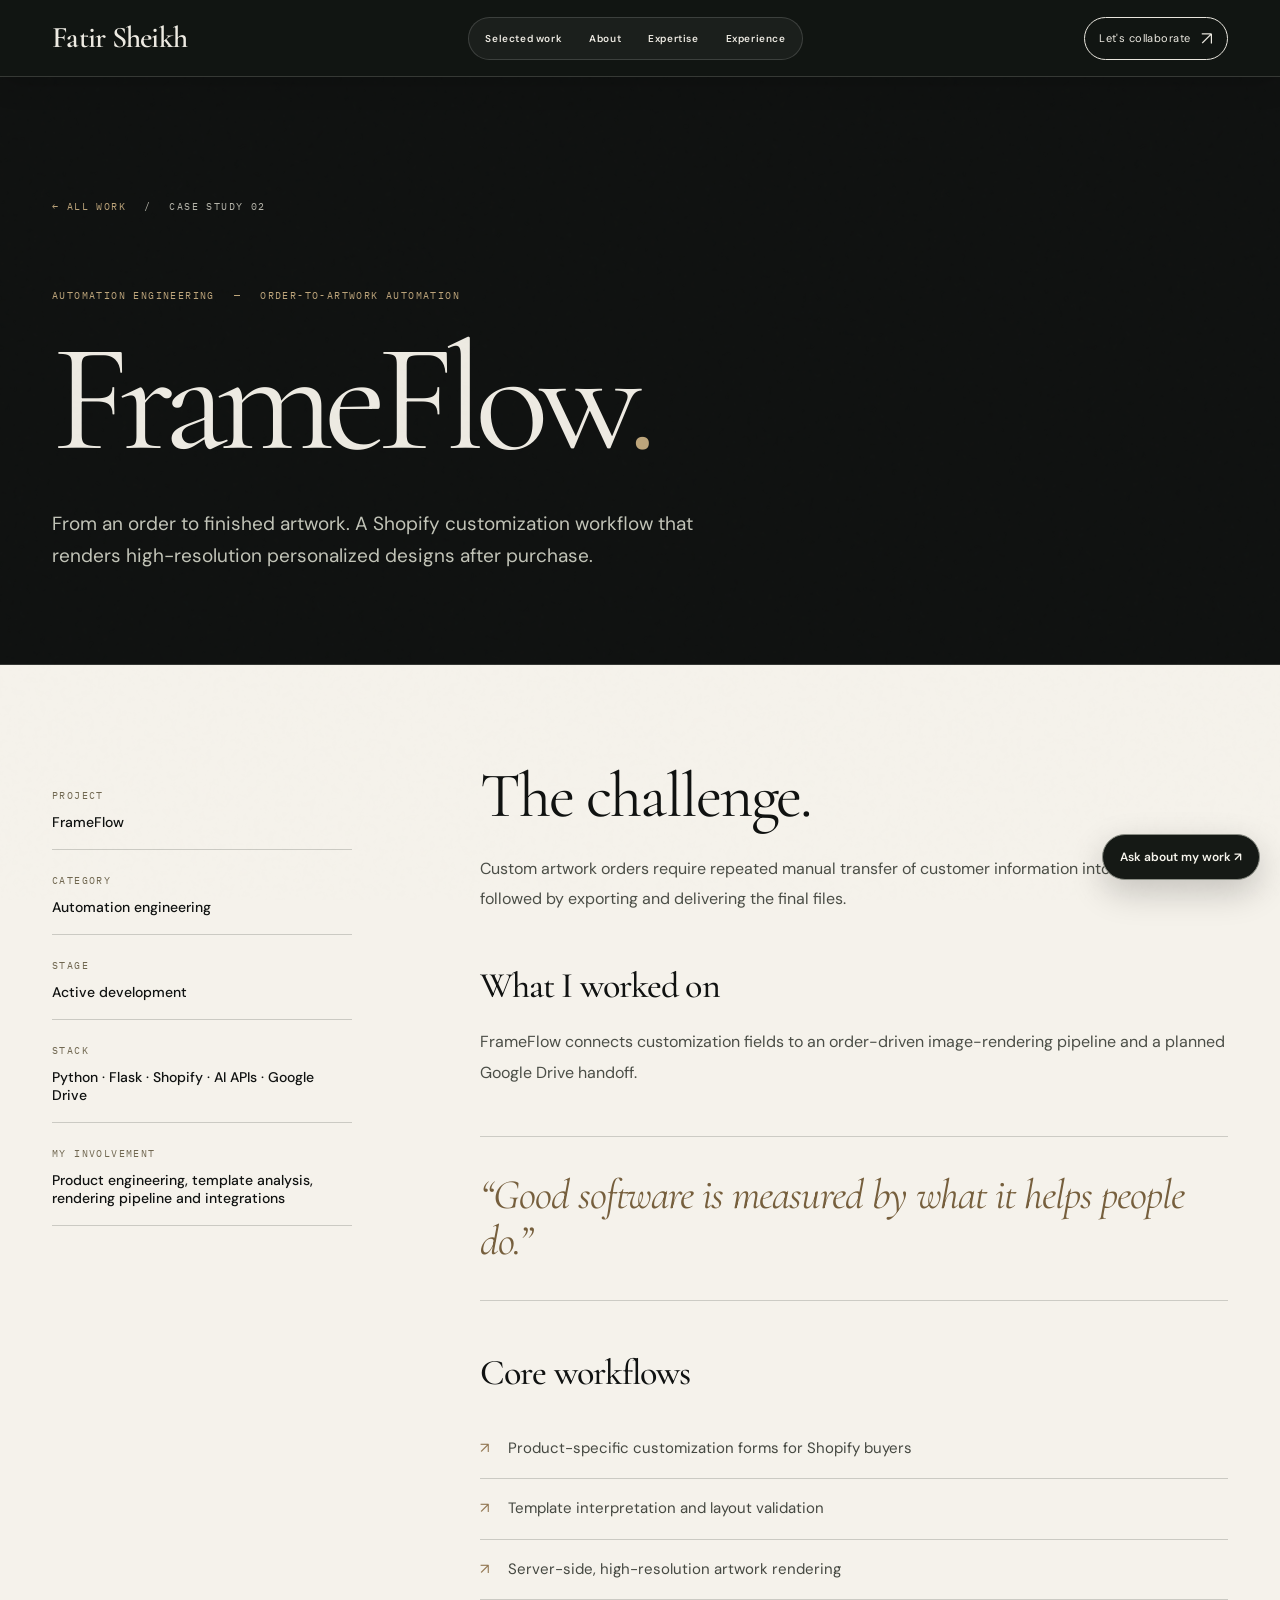
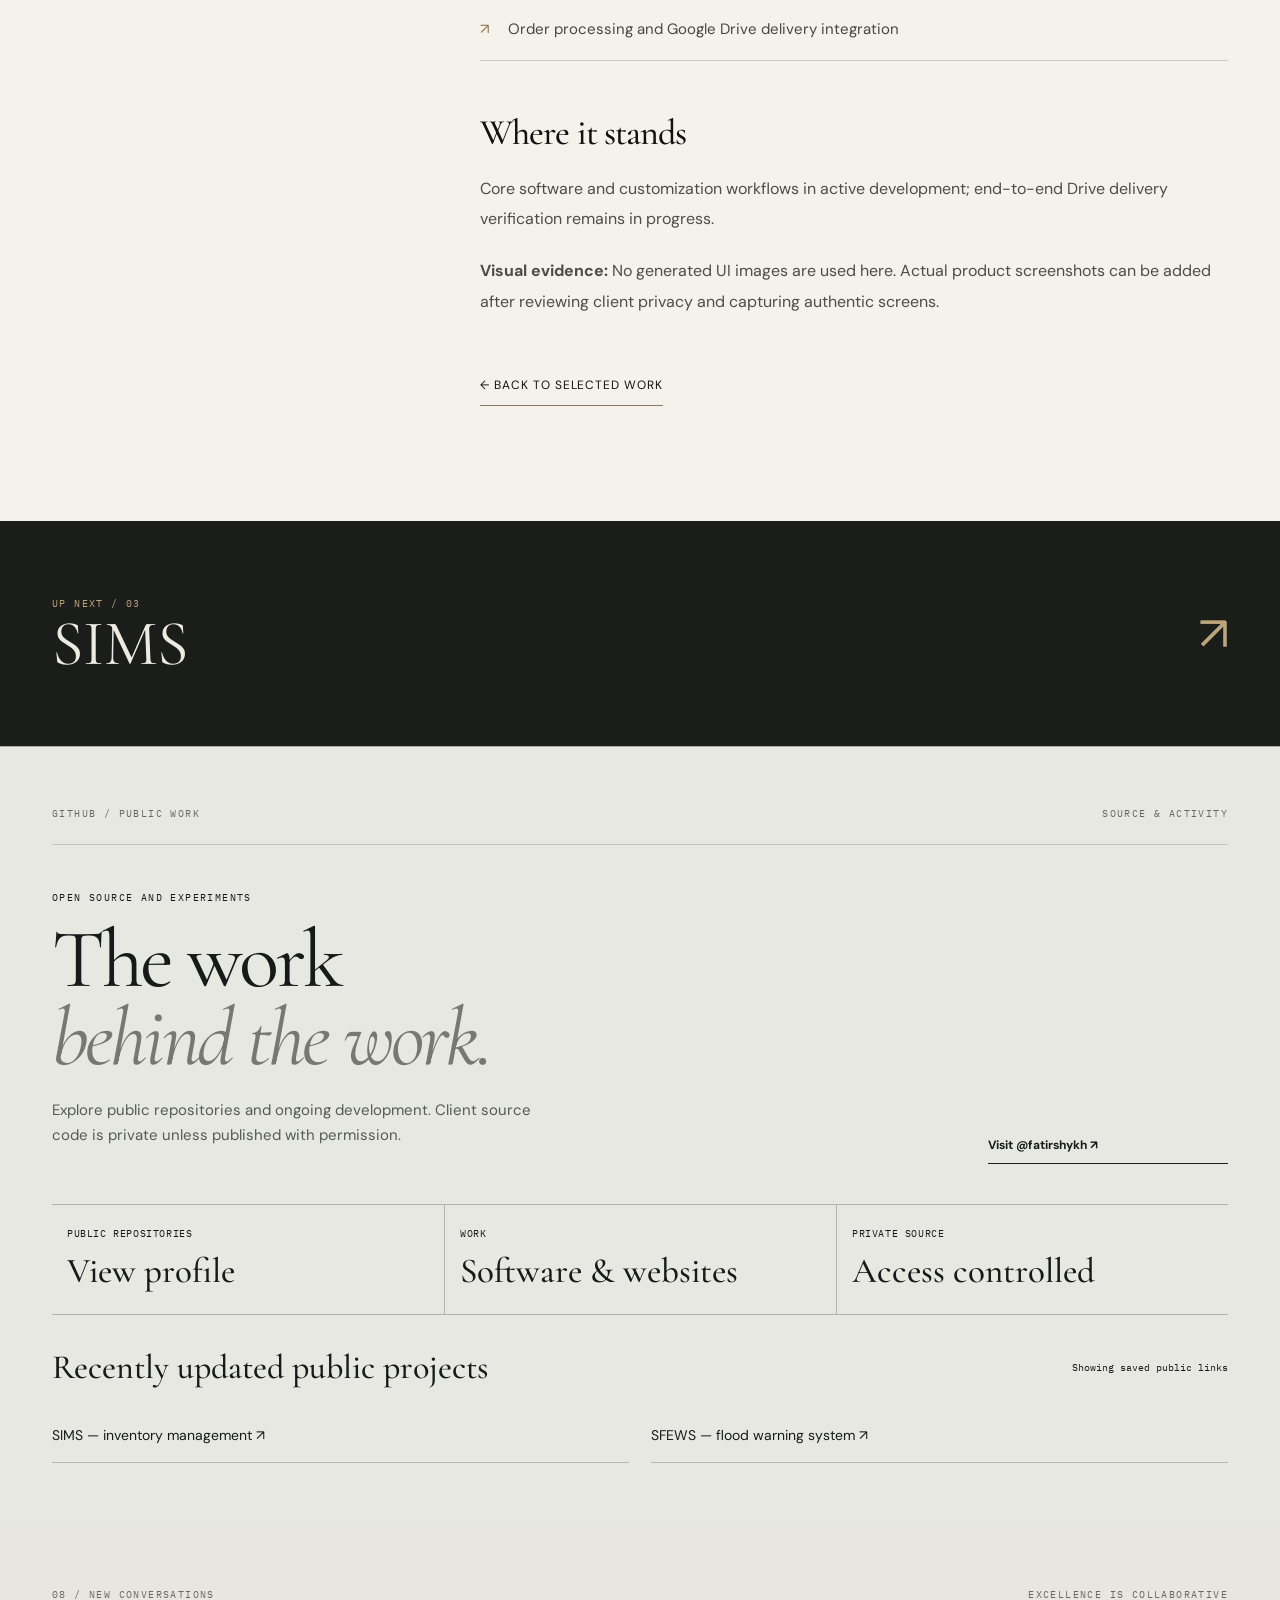
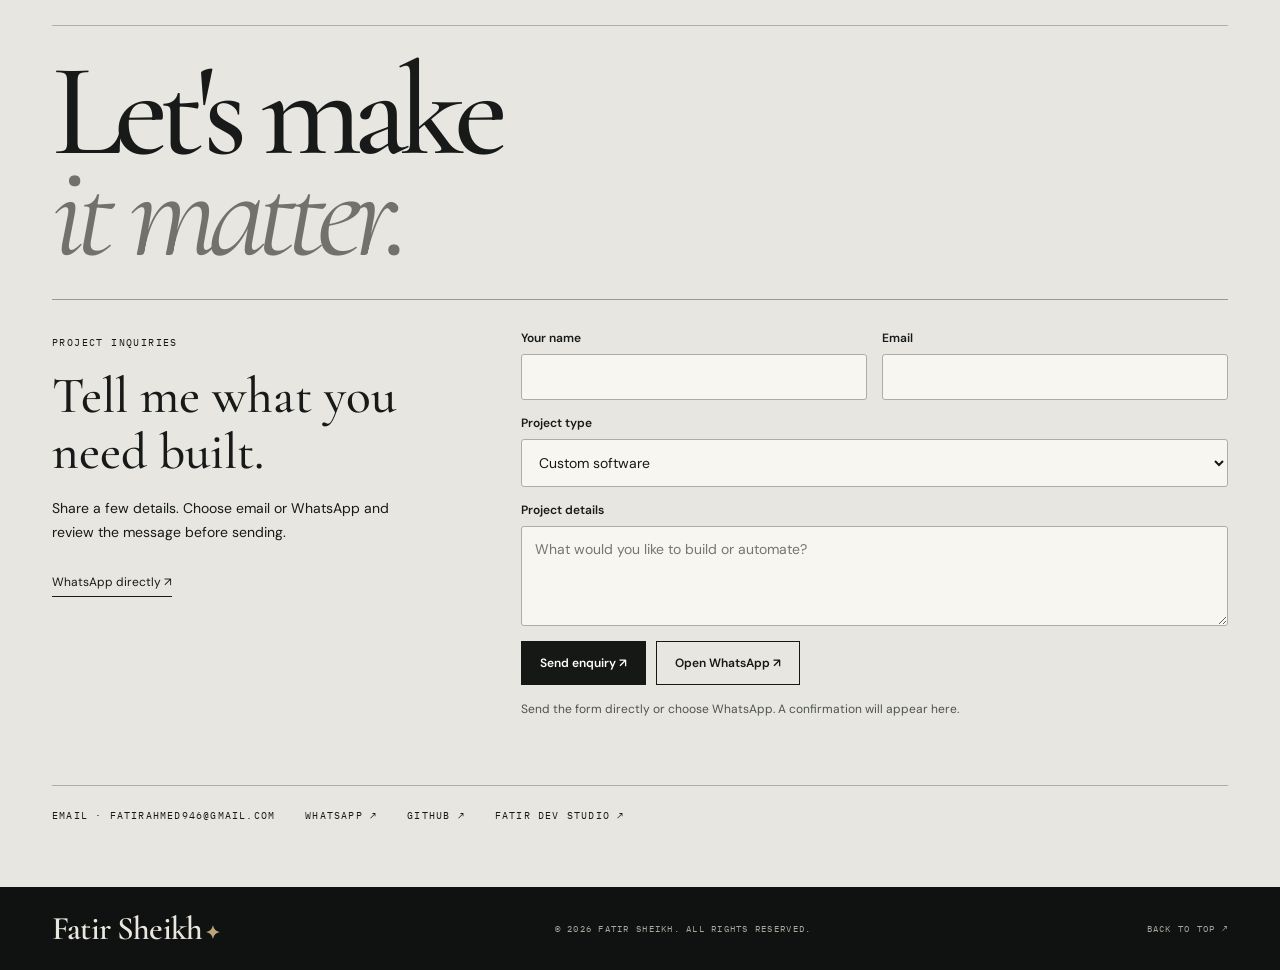
<file: projects/frameflow.html>
<!doctype html>
<html lang="en">
  <head>
    <meta charset="utf-8" />
    <meta name="viewport" content="width=device-width, initial-scale=1" />
    <meta name="theme-color" content="#101211" />
    <title>FrameFlow | Case Study by Fatir Sheikh</title>
    <meta
      name="description"
      content="A Shopify customization workflow that renders high-resolution personalized designs after purchase. Read about the challenge, approach, technology and current state."
    />
    <meta name="author" content="Fatir Sheikh" />
    <meta name="robots" content="index,follow,max-image-preview:large" />
    <link
      rel="canonical"
      href="https://fatirsheikhportfolio.vercel.app/projects/frameflow.html"
    />
    <meta property="og:type" content="website" />
    <meta
      property="og:site_name"
      content="Fatir Sheikh | Software Engineering"
    />
    <meta
      property="og:title"
      content="FrameFlow | Case Study by Fatir Sheikh"
    />
    <meta
      property="og:description"
      content="A Shopify customization workflow that renders high-resolution personalized designs after purchase. Read about the challenge, approach, technology and current state."
    />
    <meta
      property="og:url"
      content="https://fatirsheikhportfolio.vercel.app/projects/frameflow.html"
    />
    <meta
      property="og:image"
      content="https://fatirsheikhportfolio.vercel.app/assets/img/share-card.png"
    />
    <meta
      property="og:image:alt"
      content="Fatir Sheikh — independent software engineering portfolio"
    />
    <meta name="twitter:card" content="summary_large_image" />
    <meta
      name="twitter:title"
      content="FrameFlow | Case Study by Fatir Sheikh"
    />
    <meta
      name="twitter:description"
      content="A Shopify customization workflow that renders high-resolution personalized designs after purchase. Read about the challenge, approach, technology and current state."
    />
    <meta
      name="twitter:image"
      content="https://fatirsheikhportfolio.vercel.app/assets/img/share-card.png"
    />
    <link rel="icon" type="image/svg+xml" href="../assets/img/favicon.svg" />
    <link rel="preconnect" href="https://fonts.googleapis.com" />
    <link rel="preconnect" href="https://fonts.gstatic.com" crossorigin />
    <link
      href="https://fonts.googleapis.com/css2?family=Cormorant+Garamond:ital,wght@0,400;0,500;0,600;1,400;1,500&family=DM+Sans:wght@400;500;600;700&family=IBM+Plex+Mono:wght@400;500&display=swap"
      rel="stylesheet"
    />
    <link rel="stylesheet" href="../assets/css/styles.css" />
    <script type="application/ld+json">
      {
        "@context": "https://schema.org",
        "@graph": [
          {
            "@type": "Person",
            "@id": "https://fatirsheikhportfolio.vercel.app/#fatir",
            "name": "Fatir Sheikh",
            "url": "https://fatirsheikhportfolio.vercel.app/",
            "email": "fatirahmed946@gmail.com",
            "jobTitle": "Software Engineer and AI Automation Developer",
            "worksFor": {
              "@type": "Organization",
              "name": "Fatir Dev Studio",
              "url": "https://fatirdevstudio.netlify.app/"
            },
            "knowsAbout": [
              "Software engineering",
              "Full-stack development",
              "AI automation",
              "Python",
              "Flask",
              "SQL",
              "JavaScript"
            ],
            "sameAs": ["https://github.com/fatirshykh"]
          },
          {
            "@type": "WebSite",
            "@id": "https://fatirsheikhportfolio.vercel.app/#website",
            "url": "https://fatirsheikhportfolio.vercel.app/",
            "name": "Fatir Sheikh \u2014 Software Engineer",
            "inLanguage": "en"
          },
          {
            "@type": "WebPage",
            "@id": "https://fatirsheikhportfolio.vercel.app/projects/frameflow.html#page",
            "url": "https://fatirsheikhportfolio.vercel.app/projects/frameflow.html",
            "name": "FrameFlow | Case Study by Fatir Sheikh",
            "isPartOf": {
              "@id": "https://fatirsheikhportfolio.vercel.app/#website"
            },
            "about": { "@id": "https://fatirsheikhportfolio.vercel.app/#fatir" }
          },
          {
            "@type": "CreativeWork",
            "name": "FrameFlow | Case Study by Fatir Sheikh",
            "url": "https://fatirsheikhportfolio.vercel.app/projects/frameflow.html",
            "creator": { "@id": "https://fatirsheikhportfolio.vercel.app/#fatir" }
          }
        ]
      }
    </script>
  </head>
  <body>
    <a class="skip" href="#main">Skip to content</a>
    <div class="progress" data-progress aria-hidden="true"></div>
    <header class="site-header">
      <div class="container nav-inner">
        <a
          href="../index.html#top"
          class="signature"
          aria-label="Fatir Sheikh, home"
          >Fatir Sheikh<span>✦</span></a
        >
        <nav class="nav-links" aria-label="Main navigation">
          <a href="../index.html#work">Selected work</a
          ><a href="../index.html#about">About</a
          ><a href="../index.html#expertise">Expertise</a
          ><a href="../index.html#journey">Experience</a>
        </nav>
        <div class="nav-action">
          <a href="../index.html#contact" class="nav-contact"
            >Let's collaborate <span aria-hidden="true">↗</span></a
          ><button
            class="menu-toggle"
            aria-label="Open navigation"
            aria-expanded="false"
            aria-controls="mobileLinks"
            data-menu-toggle
          >
            <svg
              width="21"
              height="21"
              viewBox="0 0 21 21"
              fill="none"
              aria-hidden="true"
            >
              <path
                d="M1 7h19M1 14h19"
                stroke="currentColor"
                stroke-width="1.5"
              />
            </svg>
          </button>
        </div>
      </div>
      <nav
        class="mobile-links"
        id="mobileLinks"
        data-mobile-links
        aria-label="Mobile navigation"
      >
        <a href="../index.html#work">Selected work</a
        ><a href="../index.html#about">About</a
        ><a href="../index.html#expertise">Expertise</a
        ><a href="../index.html#journey">Experience</a
        ><a href="../index.html#contact">Contact</a>
      </nav>
    </header>
    <main id="main">
      <section class="detail-hero" id="top">
        <div class="container">
          <div class="breadcrumbs mono">
            <a href="../index.html#work">← ALL WORK</a><span>/</span
            ><span>CASE STUDY 02</span>
          </div>
          <div class="detail-overline mono">
            <span>Automation engineering</span><span>—</span
            ><span>Order-to-artwork automation</span>
          </div>
          <h1>FrameFlow<em>.</em></h1>
          <p class="detail-lede">
            From an order to finished artwork. A Shopify customization workflow
            that renders high-resolution personalized designs after purchase.
          </p>
        </div>
      </section>
      <section class="case-body">
        <div class="container case-columns">
          <aside class="case-sidebar" aria-label="Project facts">
            <div>
              <span class="mono">PROJECT</span><strong>FrameFlow</strong>
            </div>
            <div>
              <span class="mono">CATEGORY</span
              ><strong>Automation engineering</strong>
            </div>
            <div>
              <span class="mono">STAGE</span><strong>Active development</strong>
            </div>
            <div>
              <span class="mono">STACK</span
              ><strong
                >Python · Flask · Shopify · AI APIs · Google Drive</strong
              >
            </div>
            <div>
              <span class="mono">MY INVOLVEMENT</span
              ><strong
                >Product engineering, template analysis, rendering pipeline and
                integrations</strong
              >
            </div>
          </aside>
          <div class="case-content">
            <h2>The challenge.</h2>
            <p>
              Custom artwork orders require repeated manual transfer of customer
              information into templates, followed by exporting and delivering
              the final files.
            </p>
            <h3>What I worked on</h3>
            <p>
              FrameFlow connects customization fields to an order-driven
              image-rendering pipeline and a planned Google Drive handoff.
            </p>
            <div class="case-quote">
              “Good software is measured by what it helps people do.”
            </div>
            <h3>Core workflows</h3>
            <ul>
              <li>Product-specific customization forms for Shopify buyers</li>
              <li>Template interpretation and layout validation</li>
              <li>Server-side, high-resolution artwork rendering</li>
              <li>Order processing and Google Drive delivery integration</li>
            </ul>
            <h3>Where it stands</h3>
            <p>
              Core software and customization workflows in active development;
              end-to-end Drive delivery verification remains in progress.
            </p>
            <p>
              <strong>Visual evidence:</strong> No generated UI images are used
              here. Actual product screenshots can be added after reviewing
              client privacy and capturing authentic screens.
            </p>
            <div class="case-links">
              <a href="../index.html#work">← Back to selected work</a>
            </div>
          </div>
        </div>
      </section>
      <section class="case-next">
        <a class="container" href="sims.html"
          ><span
            ><span class="mono">UP NEXT / 03</span><br /><strong
              >SIMS</strong
            ></span
          ><span aria-hidden="true" style="font-size: 48px; color: var(--gold)"
            >↗</span
          ></a
        >
      </section>
    
<section class="github-section" id="github" aria-labelledby="githubTitle">
        <div class="container">
          <div class="section-topline">
            <span class="mono">GITHUB / PUBLIC WORK</span
            ><span class="mono">SOURCE & ACTIVITY</span>
          </div>
          <div class="github-top">
            <div>
              <span class="mono">OPEN SOURCE AND EXPERIMENTS</span>
              <h2 id="githubTitle">The work<br /><em>behind the work.</em></h2>
              <p>
                Explore public repositories and ongoing development. Client
                source code is private unless published with permission.
              </p>
            </div>
            <a
              class="github-profile"
              href="https://github.com/fatirshykh"
              target="_blank"
              rel="noopener noreferrer"
              >Visit @fatirshykh ↗</a
            >
          </div>
          <div class="github-numbers">
            <div>
              <span>PUBLIC REPOSITORIES</span
              ><strong data-github-count>View profile</strong>
            </div>
            <div><span>WORK</span><strong>Software & websites</strong></div>
            <div>
              <span>PRIVATE SOURCE</span><strong>Access controlled</strong>
            </div>
          </div>
          <div class="github-list-heading">
            <h3>Recently updated public projects</h3>
            <small data-github-status>Loading when connected</small>
          </div>
          <div class="github-list" data-github-list>
            <a
              href="https://github.com/fatirshykh/SIMS"
              target="_blank"
              rel="noopener noreferrer"
              >SIMS — inventory management ↗</a
            >
            <a
              href="https://github.com/fatirshykh/SFEWS"
              target="_blank"
              rel="noopener noreferrer"
              >SFEWS — flood warning system ↗</a
            >
          </div>
        </div>
      </section>
<section class="contact" id="contact" aria-labelledby="contact-title">
        <div class="container">
          <div class="section-topline">
            <span class="mono">08 / NEW CONVERSATIONS</span
            ><span class="mono">EXCELLENCE IS COLLABORATIVE</span>
          </div>
          <div class="contact-heading" data-reveal>
            <h2 id="contact-title">Let's make<br /><em>it matter.</em></h2>
          </div>
          <!-- FATIR_V4_STABLE -->
<div class="contact-workspace">
  <div class="contact-copy">
    <span class="mono">PROJECT INQUIRIES</span>
    <h3>Tell me what you need built.</h3>
    <p>Share a few details. Choose email or WhatsApp and review the message before sending.</p>
    <a href="https://wa.me/923348122659" target="_blank" rel="noopener noreferrer">WhatsApp directly ↗</a>
  </div>

  <form id="fatirContactForm" class="contact-form" method="POST" action="https://api.web3forms.com/submit"><input type="hidden" name="access_key" value="bf23436b-3e0a-4acf-b1ee-271481d043df"><input type="hidden" name="subject" value="New Fatir Sheikh Portfolio Enquiry"><input type="hidden" name="from_name" value="Fatir Sheikh Portfolio"><input type="checkbox" name="botcheck" style="display:none" tabindex="-1" aria-hidden="true">
    <div class="contact-two">
      <label>Your name
        <input name="name" id="fatirName" required maxlength="90" autocomplete="name">
      </label>
      <label>Email
        <input name="email" id="fatirEmail" type="email" required maxlength="130" autocomplete="email">
      </label>
    </div>

    <label>Project type
      <select name="project_type" id="fatirType">
        <option>Custom software</option>
        <option>AI / n8n automation</option>
        <option>Website development</option>
        <option>Other enquiry</option>
      </select>
    </label>

    <label>Project details
      <textarea name="message" id="fatirMessage" rows="4" minlength="15" maxlength="1800" required placeholder="What would you like to build or automate?"></textarea>
    </label>

    <div class="contact-actions">
      <button type="submit">Send enquiry ↗</button>
      <button id="fatirWhatsApp" type="button">Open WhatsApp ↗</button>
    </div>

    <p class="contact-note" id="fatirFormStatus" role="status">
      Send the form directly or choose WhatsApp. A confirmation will appear here.
    </p>
  </form>
</div>
          <div class="contact-links">
            <a href="mailto:fatirahmed946@gmail.com"
              >Email · fatirahmed946@gmail.com</a
            ><a
              href="https://wa.me/923348122659"
              target="_blank"
              rel="noopener noreferrer"
              >WhatsApp ↗</a
            ><a
              href="https://github.com/fatirshykh"
              target="_blank"
              rel="noopener noreferrer"
              >GitHub ↗</a
            ><a
              href="https://fatirdevstudio.netlify.app/"
              target="_blank"
              rel="noopener noreferrer"
              >Fatir Dev Studio ↗</a
            >
          </div>
        </div>
      </section>
</main>
    <footer class="footer">
      <div class="container footer-inner">
        <a class="signature" href="../index.html#top"
          >Fatir Sheikh<span>✦</span></a
        ><span class="mono"
          >© <span data-year>2026</span> FATIR SHEIKH. ALL RIGHTS
          RESERVED.</span
        ><a class="mono" href="#top">BACK TO TOP ↗</a>
      </div>
    </footer>
    <script defer src="../assets/js/main.js"></script>
  
<div class="fatir-chat">
  <button class="chat-toggle" id="fatirChatToggle" type="button" aria-controls="fatirChatPanel" aria-expanded="false">
    Ask about my work ↗
  </button>

  <section class="chat-panel" id="fatirChatPanel" aria-label="Portfolio guide" hidden>
    <div class="chat-head">
      <div>
        <strong>Portfolio guide</strong>
        <small>Automated answers · not live chat</small>
      </div>
      <button id="fatirChatClose" type="button" aria-label="Close chat">×</button>
    </div>

    <div class="chat-log" id="fatirChatLog" role="log" aria-live="polite"></div>

    <div class="chat-quick">
      <button type="button" data-question="software">Software</button>
      <button type="button" data-question="skills">Skills</button>
      <button type="button" data-question="contact">Contact</button>
    </div>

    <form class="chat-send" id="fatirChatForm">
      <input id="fatirChatInput" aria-label="Your question" required maxlength="250" placeholder="Ask about projects or skills">
      <button type="submit" aria-label="Send question">↗</button>
    </form>

    <div class="chat-links">
      <a href="https://wa.me/923348122659" target="_blank" rel="noopener noreferrer">WhatsApp</a>
      <a href="mailto:fatirahmed946@gmail.com">Email</a>
    </div>
  </section>
</div>
<script defer src="../assets/js/portfolio-v5.js"></script></body>
</html>
</file>
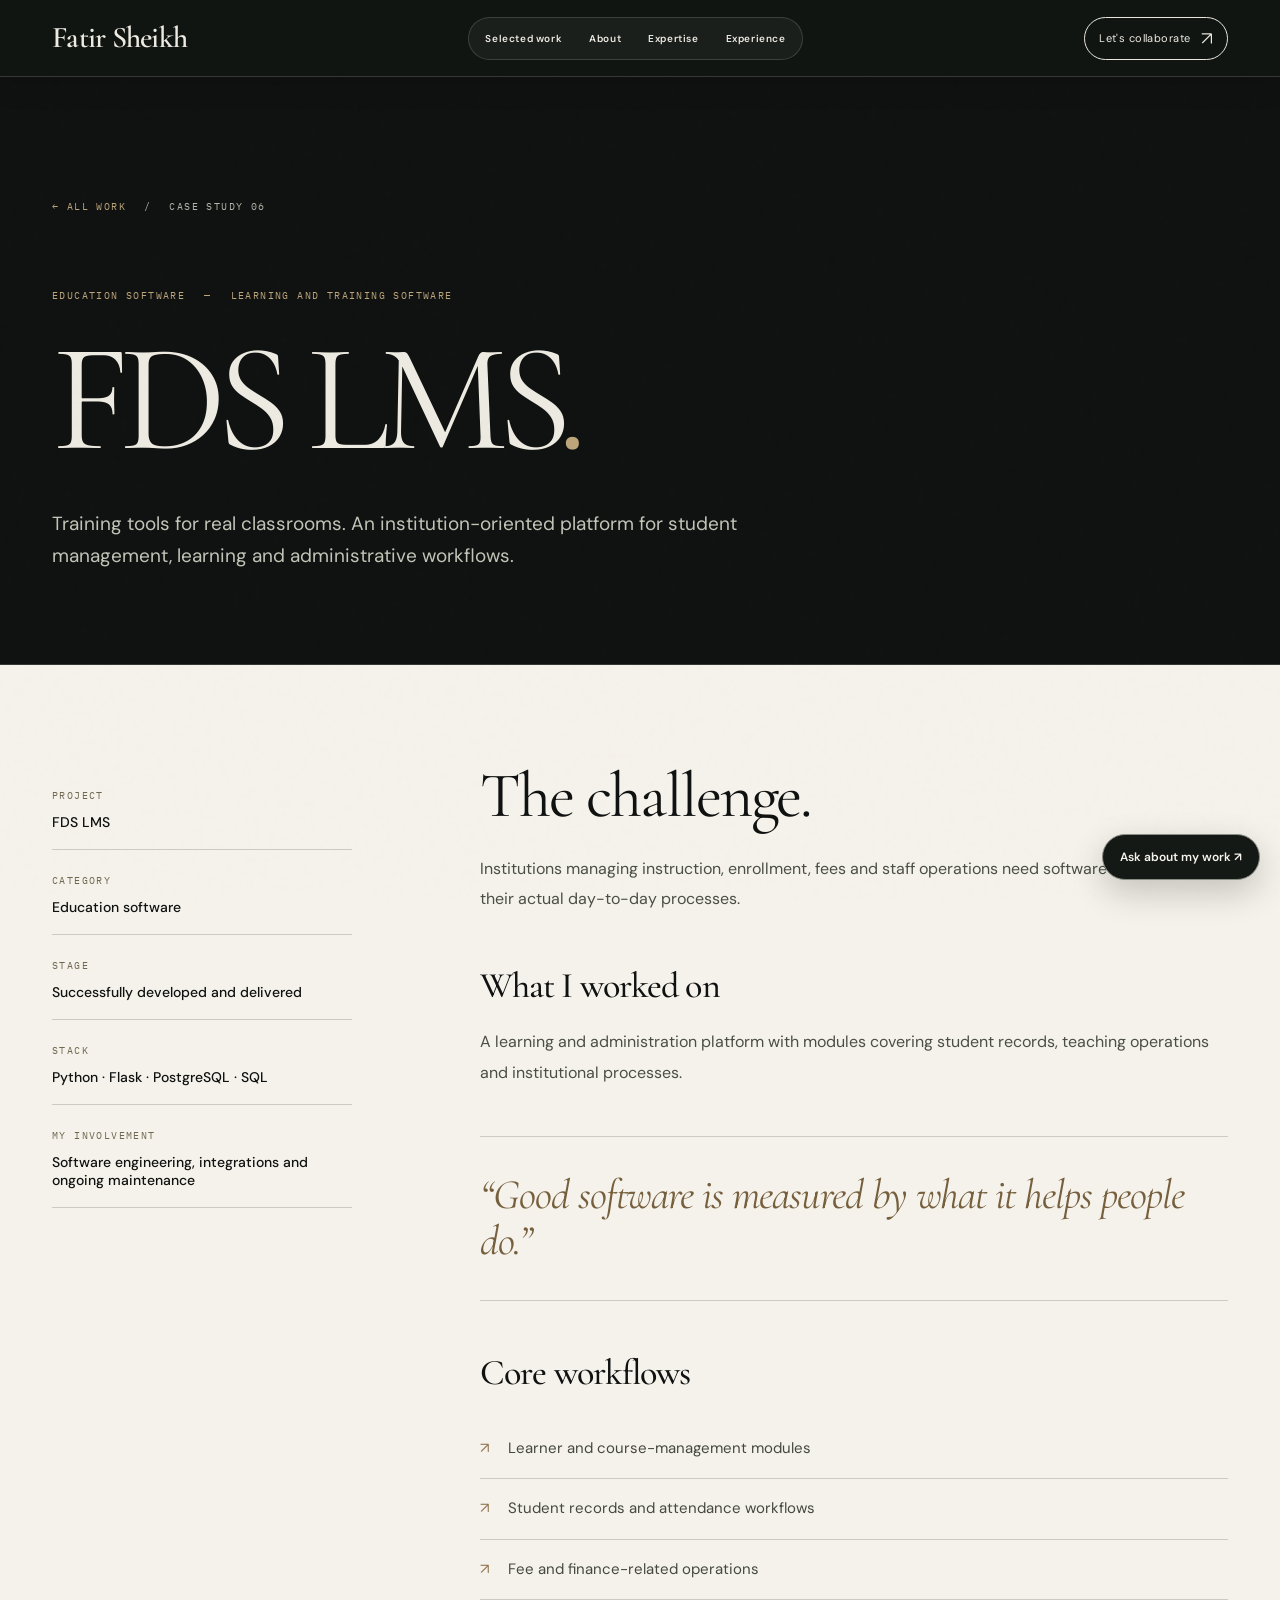
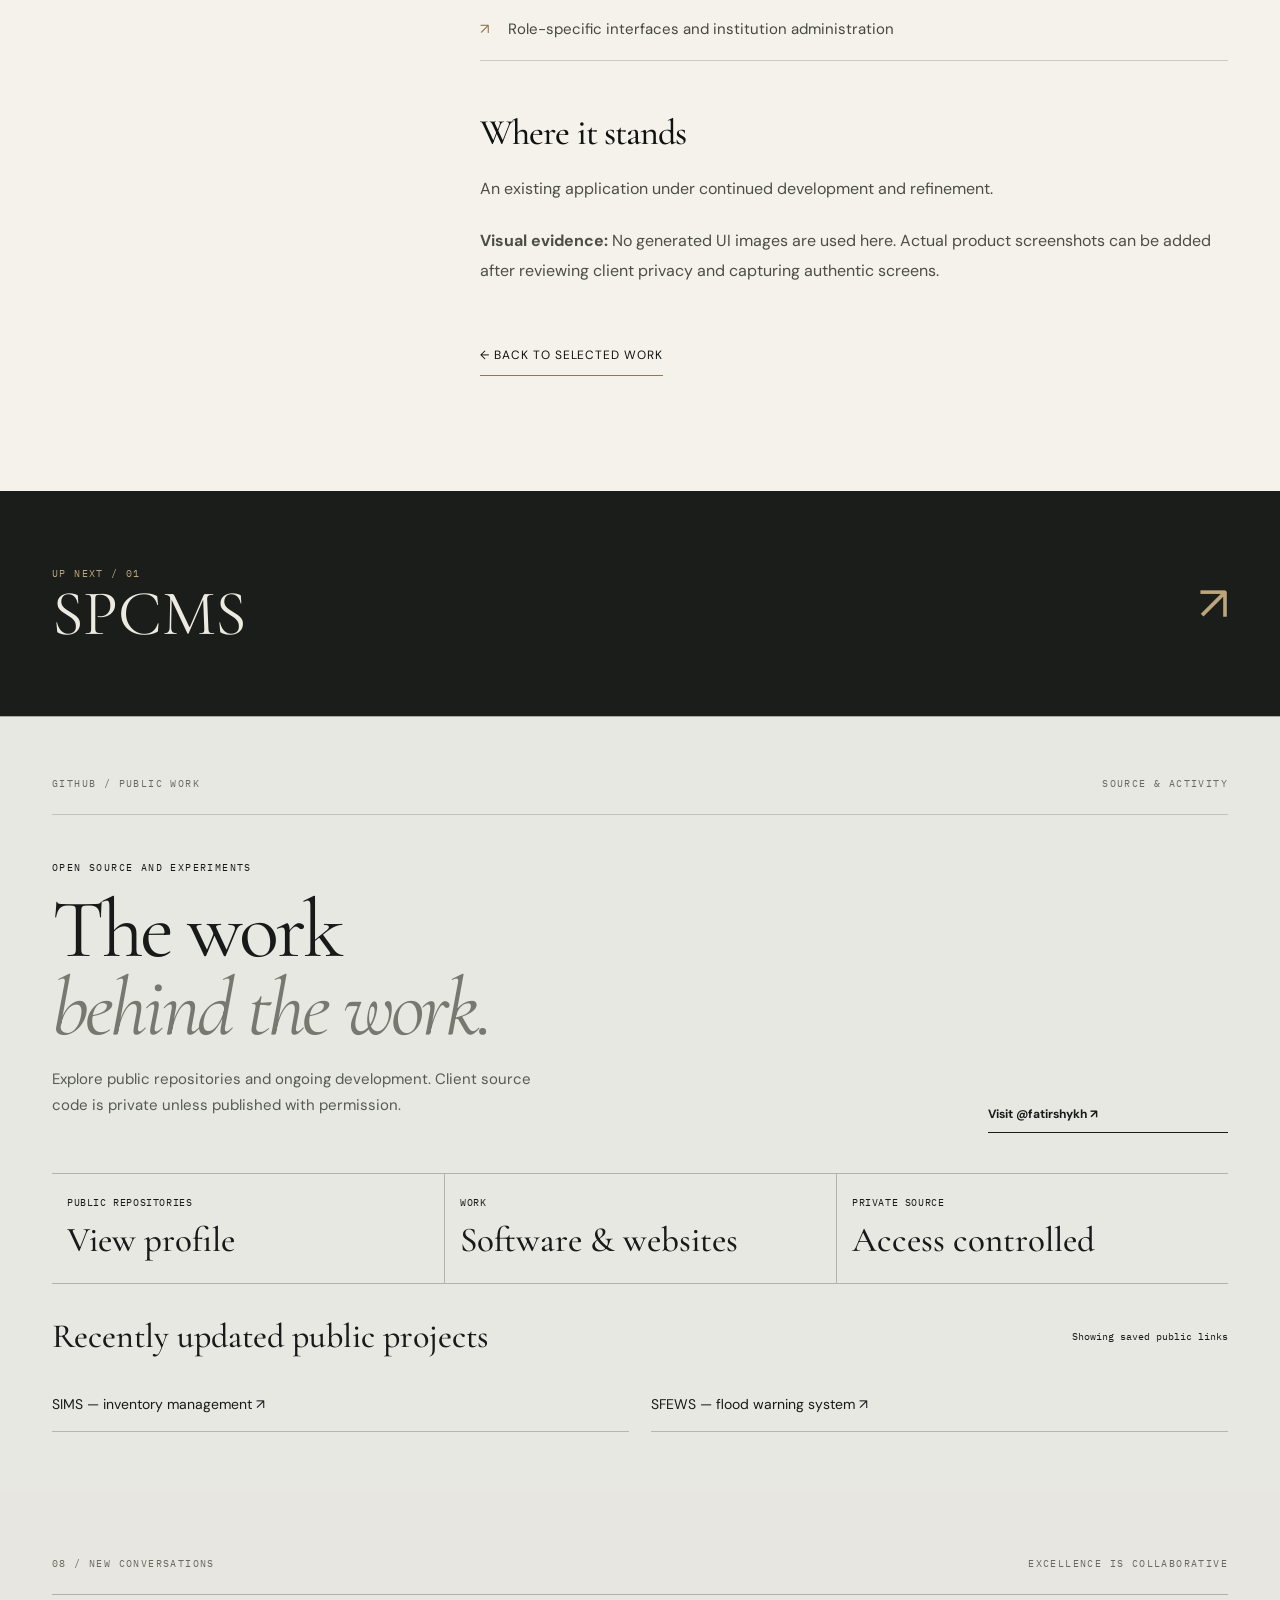
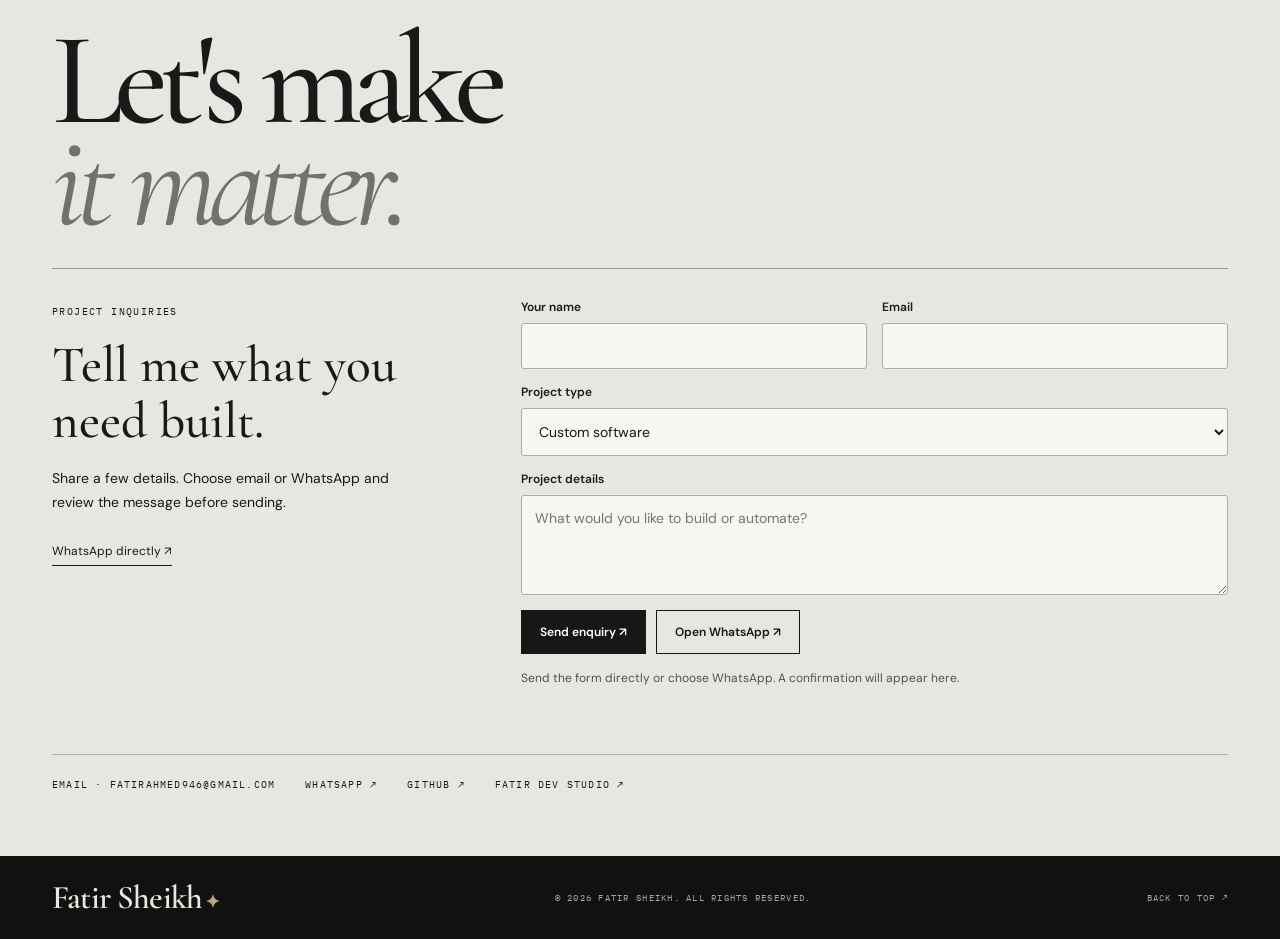
<file: projects/lms.html>
<!doctype html>
<html lang="en">
  <head>
    <meta charset="utf-8" />
    <meta name="viewport" content="width=device-width, initial-scale=1" />
    <meta name="theme-color" content="#101211" />
    <title>FDS LMS | Case Study by Fatir Sheikh</title>
    <meta
      name="description"
      content="An institution-oriented platform for student management, learning and administrative workflows. Read about the challenge, approach, technology and current state."
    />
    <meta name="author" content="Fatir Sheikh" />
    <meta name="robots" content="index,follow,max-image-preview:large" />
    <link
      rel="canonical"
      href="https://fatirsheikhportfolio.vercel.app/projects/lms.html"
    />
    <meta property="og:type" content="website" />
    <meta
      property="og:site_name"
      content="Fatir Sheikh | Software Engineering"
    />
    <meta property="og:title" content="FDS LMS | Case Study by Fatir Sheikh" />
    <meta
      property="og:description"
      content="An institution-oriented platform for student management, learning and administrative workflows. Read about the challenge, approach, technology and current state."
    />
    <meta
      property="og:url"
      content="https://fatirsheikhportfolio.vercel.app/projects/lms.html"
    />
    <meta
      property="og:image"
      content="https://fatirsheikhportfolio.vercel.app/assets/img/share-card.png"
    />
    <meta
      property="og:image:alt"
      content="Fatir Sheikh — independent software engineering portfolio"
    />
    <meta name="twitter:card" content="summary_large_image" />
    <meta name="twitter:title" content="FDS LMS | Case Study by Fatir Sheikh" />
    <meta
      name="twitter:description"
      content="An institution-oriented platform for student management, learning and administrative workflows. Read about the challenge, approach, technology and current state."
    />
    <meta
      name="twitter:image"
      content="https://fatirsheikhportfolio.vercel.app/assets/img/share-card.png"
    />
    <link rel="icon" type="image/svg+xml" href="../assets/img/favicon.svg" />
    <link rel="preconnect" href="https://fonts.googleapis.com" />
    <link rel="preconnect" href="https://fonts.gstatic.com" crossorigin />
    <link
      href="https://fonts.googleapis.com/css2?family=Cormorant+Garamond:ital,wght@0,400;0,500;0,600;1,400;1,500&family=DM+Sans:wght@400;500;600;700&family=IBM+Plex+Mono:wght@400;500&display=swap"
      rel="stylesheet"
    />
    <link rel="stylesheet" href="../assets/css/styles.css" />
    <script type="application/ld+json">
      {
        "@context": "https://schema.org",
        "@graph": [
          {
            "@type": "Person",
            "@id": "https://fatirsheikhportfolio.vercel.app/#fatir",
            "name": "Fatir Sheikh",
            "url": "https://fatirsheikhportfolio.vercel.app/",
            "email": "fatirahmed946@gmail.com",
            "jobTitle": "Software Engineer and AI Automation Developer",
            "worksFor": {
              "@type": "Organization",
              "name": "Fatir Dev Studio",
              "url": "https://fatirdevstudio.netlify.app/"
            },
            "knowsAbout": [
              "Software engineering",
              "Full-stack development",
              "AI automation",
              "Python",
              "Flask",
              "SQL",
              "JavaScript"
            ],
            "sameAs": ["https://github.com/fatirshykh"]
          },
          {
            "@type": "WebSite",
            "@id": "https://fatirsheikhportfolio.vercel.app/#website",
            "url": "https://fatirsheikhportfolio.vercel.app/",
            "name": "Fatir Sheikh \u2014 Software Engineer",
            "inLanguage": "en"
          },
          {
            "@type": "WebPage",
            "@id": "https://fatirsheikhportfolio.vercel.app/projects/lms.html#page",
            "url": "https://fatirsheikhportfolio.vercel.app/projects/lms.html",
            "name": "FDS LMS | Case Study by Fatir Sheikh",
            "isPartOf": {
              "@id": "https://fatirsheikhportfolio.vercel.app/#website"
            },
            "about": { "@id": "https://fatirsheikhportfolio.vercel.app/#fatir" }
          },
          {
            "@type": "CreativeWork",
            "name": "FDS LMS | Case Study by Fatir Sheikh",
            "url": "https://fatirsheikhportfolio.vercel.app/projects/lms.html",
            "creator": { "@id": "https://fatirsheikhportfolio.vercel.app/#fatir" }
          }
        ]
      }
    </script>
  </head>
  <body>
    <a class="skip" href="#main">Skip to content</a>
    <div class="progress" data-progress aria-hidden="true"></div>
    <header class="site-header">
      <div class="container nav-inner">
        <a
          href="../index.html#top"
          class="signature"
          aria-label="Fatir Sheikh, home"
          >Fatir Sheikh<span>✦</span></a
        >
        <nav class="nav-links" aria-label="Main navigation">
          <a href="../index.html#work">Selected work</a
          ><a href="../index.html#about">About</a
          ><a href="../index.html#expertise">Expertise</a
          ><a href="../index.html#journey">Experience</a>
        </nav>
        <div class="nav-action">
          <a href="../index.html#contact" class="nav-contact"
            >Let's collaborate <span aria-hidden="true">↗</span></a
          ><button
            class="menu-toggle"
            aria-label="Open navigation"
            aria-expanded="false"
            aria-controls="mobileLinks"
            data-menu-toggle
          >
            <svg
              width="21"
              height="21"
              viewBox="0 0 21 21"
              fill="none"
              aria-hidden="true"
            >
              <path
                d="M1 7h19M1 14h19"
                stroke="currentColor"
                stroke-width="1.5"
              />
            </svg>
          </button>
        </div>
      </div>
      <nav
        class="mobile-links"
        id="mobileLinks"
        data-mobile-links
        aria-label="Mobile navigation"
      >
        <a href="../index.html#work">Selected work</a
        ><a href="../index.html#about">About</a
        ><a href="../index.html#expertise">Expertise</a
        ><a href="../index.html#journey">Experience</a
        ><a href="../index.html#contact">Contact</a>
      </nav>
    </header>
    <main id="main">
      <section class="detail-hero" id="top">
        <div class="container">
          <div class="breadcrumbs mono">
            <a href="../index.html#work">← ALL WORK</a><span>/</span
            ><span>CASE STUDY 06</span>
          </div>
          <div class="detail-overline mono">
            <span>Education software</span><span>—</span
            ><span>Learning and training software</span>
          </div>
          <h1>FDS LMS<em>.</em></h1>
          <p class="detail-lede">
            Training tools for real classrooms. An institution-oriented platform
            for student management, learning and administrative workflows.
          </p>
        </div>
      </section>
      <section class="case-body">
        <div class="container case-columns">
          <aside class="case-sidebar" aria-label="Project facts">
            <div><span class="mono">PROJECT</span><strong>FDS LMS</strong></div>
            <div>
              <span class="mono">CATEGORY</span
              ><strong>Education software</strong>
            </div>
            <div>
              <span class="mono">STAGE</span
              ><strong>Successfully developed and delivered</strong>
            </div>
            <div>
              <span class="mono">STACK</span
              ><strong>Python · Flask · PostgreSQL · SQL</strong>
            </div>
            <div>
              <span class="mono">MY INVOLVEMENT</span
              ><strong
                >Software engineering, integrations and ongoing
                maintenance</strong
              >
            </div>
          </aside>
          <div class="case-content">
            <h2>The challenge.</h2>
            <p>
              Institutions managing instruction, enrollment, fees and staff
              operations need software that reflects their actual day-to-day
              processes.
            </p>
            <h3>What I worked on</h3>
            <p>
              A learning and administration platform with modules covering
              student records, teaching operations and institutional processes.
            </p>
            <div class="case-quote">
              “Good software is measured by what it helps people do.”
            </div>
            <h3>Core workflows</h3>
            <ul>
              <li>Learner and course-management modules</li>
              <li>Student records and attendance workflows</li>
              <li>Fee and finance-related operations</li>
              <li>Role-specific interfaces and institution administration</li>
            </ul>
            <h3>Where it stands</h3>
            <p>
              An existing application under continued development and
              refinement.
            </p>
            <p>
              <strong>Visual evidence:</strong> No generated UI images are used
              here. Actual product screenshots can be added after reviewing
              client privacy and capturing authentic screens.
            </p>
            <div class="case-links">
              <a href="../index.html#work">← Back to selected work</a>
            </div>
          </div>
        </div>
      </section>
      <section class="case-next">
        <a class="container" href="spcms.html"
          ><span
            ><span class="mono">UP NEXT / 01</span><br /><strong
              >SPCMS</strong
            ></span
          ><span aria-hidden="true" style="font-size: 48px; color: var(--gold)"
            >↗</span
          ></a
        >
      </section>
    
<section class="github-section" id="github" aria-labelledby="githubTitle">
        <div class="container">
          <div class="section-topline">
            <span class="mono">GITHUB / PUBLIC WORK</span
            ><span class="mono">SOURCE & ACTIVITY</span>
          </div>
          <div class="github-top">
            <div>
              <span class="mono">OPEN SOURCE AND EXPERIMENTS</span>
              <h2 id="githubTitle">The work<br /><em>behind the work.</em></h2>
              <p>
                Explore public repositories and ongoing development. Client
                source code is private unless published with permission.
              </p>
            </div>
            <a
              class="github-profile"
              href="https://github.com/fatirshykh"
              target="_blank"
              rel="noopener noreferrer"
              >Visit @fatirshykh ↗</a
            >
          </div>
          <div class="github-numbers">
            <div>
              <span>PUBLIC REPOSITORIES</span
              ><strong data-github-count>View profile</strong>
            </div>
            <div><span>WORK</span><strong>Software & websites</strong></div>
            <div>
              <span>PRIVATE SOURCE</span><strong>Access controlled</strong>
            </div>
          </div>
          <div class="github-list-heading">
            <h3>Recently updated public projects</h3>
            <small data-github-status>Loading when connected</small>
          </div>
          <div class="github-list" data-github-list>
            <a
              href="https://github.com/fatirshykh/SIMS"
              target="_blank"
              rel="noopener noreferrer"
              >SIMS — inventory management ↗</a
            >
            <a
              href="https://github.com/fatirshykh/SFEWS"
              target="_blank"
              rel="noopener noreferrer"
              >SFEWS — flood warning system ↗</a
            >
          </div>
        </div>
      </section>
<section class="contact" id="contact" aria-labelledby="contact-title">
        <div class="container">
          <div class="section-topline">
            <span class="mono">08 / NEW CONVERSATIONS</span
            ><span class="mono">EXCELLENCE IS COLLABORATIVE</span>
          </div>
          <div class="contact-heading" data-reveal>
            <h2 id="contact-title">Let's make<br /><em>it matter.</em></h2>
          </div>
          <!-- FATIR_V4_STABLE -->
<div class="contact-workspace">
  <div class="contact-copy">
    <span class="mono">PROJECT INQUIRIES</span>
    <h3>Tell me what you need built.</h3>
    <p>Share a few details. Choose email or WhatsApp and review the message before sending.</p>
    <a href="https://wa.me/923348122659" target="_blank" rel="noopener noreferrer">WhatsApp directly ↗</a>
  </div>

  <form id="fatirContactForm" class="contact-form" method="POST" action="https://api.web3forms.com/submit"><input type="hidden" name="access_key" value="bf23436b-3e0a-4acf-b1ee-271481d043df"><input type="hidden" name="subject" value="New Fatir Sheikh Portfolio Enquiry"><input type="hidden" name="from_name" value="Fatir Sheikh Portfolio"><input type="checkbox" name="botcheck" style="display:none" tabindex="-1" aria-hidden="true">
    <div class="contact-two">
      <label>Your name
        <input name="name" id="fatirName" required maxlength="90" autocomplete="name">
      </label>
      <label>Email
        <input name="email" id="fatirEmail" type="email" required maxlength="130" autocomplete="email">
      </label>
    </div>

    <label>Project type
      <select name="project_type" id="fatirType">
        <option>Custom software</option>
        <option>AI / n8n automation</option>
        <option>Website development</option>
        <option>Other enquiry</option>
      </select>
    </label>

    <label>Project details
      <textarea name="message" id="fatirMessage" rows="4" minlength="15" maxlength="1800" required placeholder="What would you like to build or automate?"></textarea>
    </label>

    <div class="contact-actions">
      <button type="submit">Send enquiry ↗</button>
      <button id="fatirWhatsApp" type="button">Open WhatsApp ↗</button>
    </div>

    <p class="contact-note" id="fatirFormStatus" role="status">
      Send the form directly or choose WhatsApp. A confirmation will appear here.
    </p>
  </form>
</div>
          <div class="contact-links">
            <a href="mailto:fatirahmed946@gmail.com"
              >Email · fatirahmed946@gmail.com</a
            ><a
              href="https://wa.me/923348122659"
              target="_blank"
              rel="noopener noreferrer"
              >WhatsApp ↗</a
            ><a
              href="https://github.com/fatirshykh"
              target="_blank"
              rel="noopener noreferrer"
              >GitHub ↗</a
            ><a
              href="https://fatirdevstudio.netlify.app/"
              target="_blank"
              rel="noopener noreferrer"
              >Fatir Dev Studio ↗</a
            >
          </div>
        </div>
      </section>
</main>
    <footer class="footer">
      <div class="container footer-inner">
        <a class="signature" href="../index.html#top"
          >Fatir Sheikh<span>✦</span></a
        ><span class="mono"
          >© <span data-year>2026</span> FATIR SHEIKH. ALL RIGHTS
          RESERVED.</span
        ><a class="mono" href="#top">BACK TO TOP ↗</a>
      </div>
    </footer>
    <script defer src="../assets/js/main.js"></script>
  
<div class="fatir-chat">
  <button class="chat-toggle" id="fatirChatToggle" type="button" aria-controls="fatirChatPanel" aria-expanded="false">
    Ask about my work ↗
  </button>

  <section class="chat-panel" id="fatirChatPanel" aria-label="Portfolio guide" hidden>
    <div class="chat-head">
      <div>
        <strong>Portfolio guide</strong>
        <small>Automated answers · not live chat</small>
      </div>
      <button id="fatirChatClose" type="button" aria-label="Close chat">×</button>
    </div>

    <div class="chat-log" id="fatirChatLog" role="log" aria-live="polite"></div>

    <div class="chat-quick">
      <button type="button" data-question="software">Software</button>
      <button type="button" data-question="skills">Skills</button>
      <button type="button" data-question="contact">Contact</button>
    </div>

    <form class="chat-send" id="fatirChatForm">
      <input id="fatirChatInput" aria-label="Your question" required maxlength="250" placeholder="Ask about projects or skills">
      <button type="submit" aria-label="Send question">↗</button>
    </form>

    <div class="chat-links">
      <a href="https://wa.me/923348122659" target="_blank" rel="noopener noreferrer">WhatsApp</a>
      <a href="mailto:fatirahmed946@gmail.com">Email</a>
    </div>
  </section>
</div>
<script defer src="../assets/js/portfolio-v5.js"></script></body>
</html>
</file>
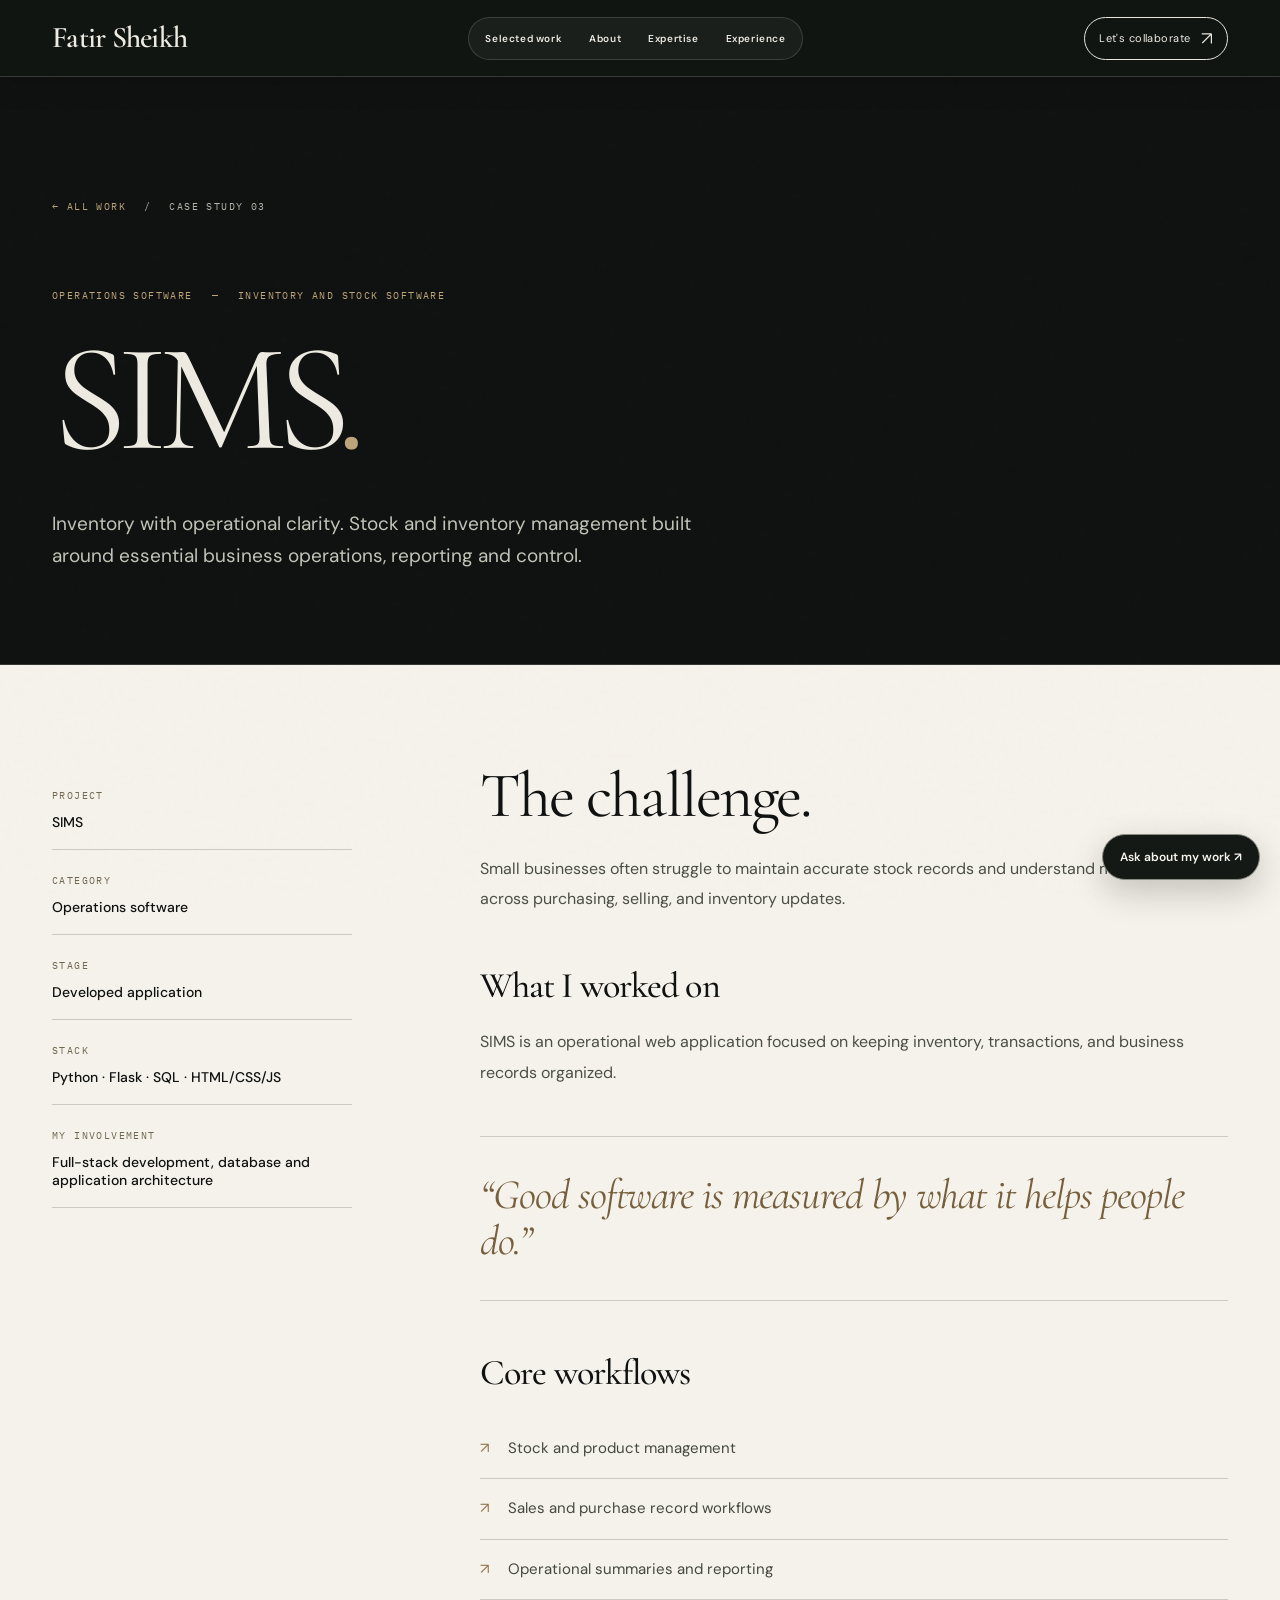
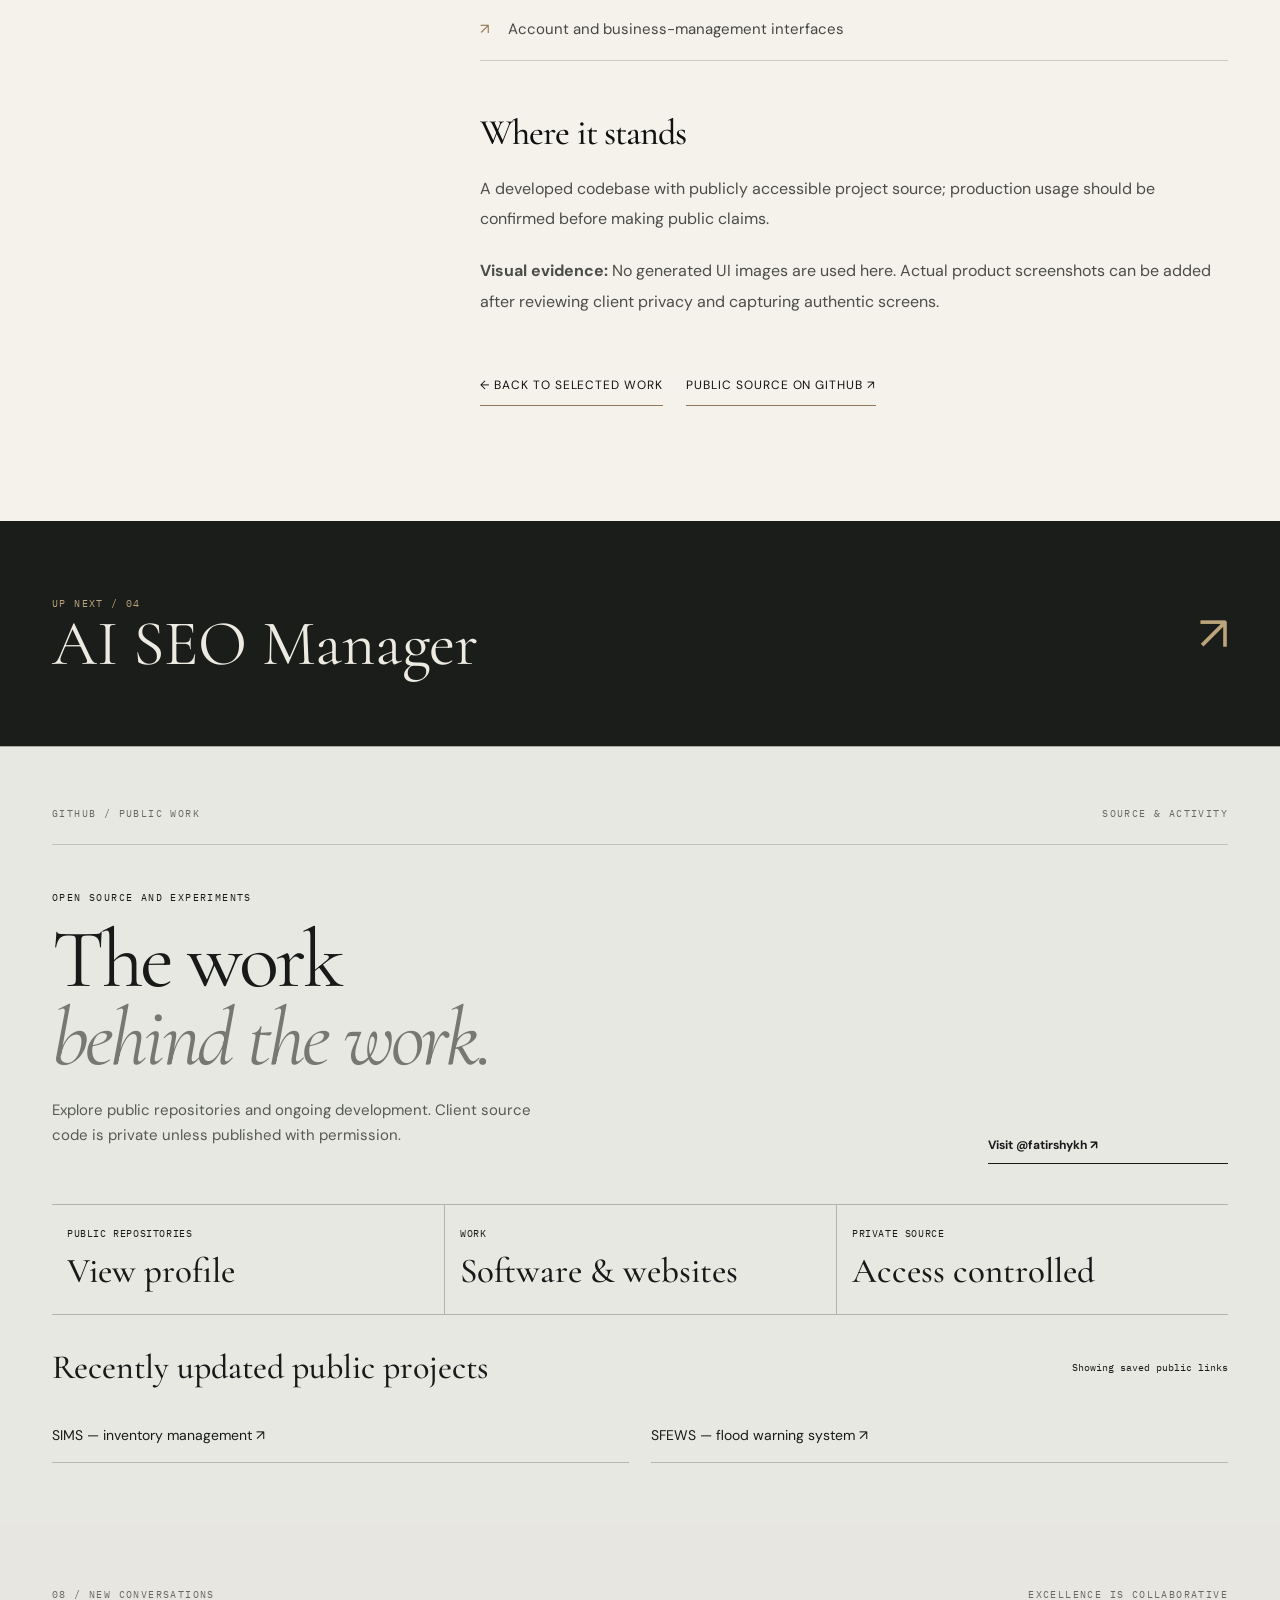
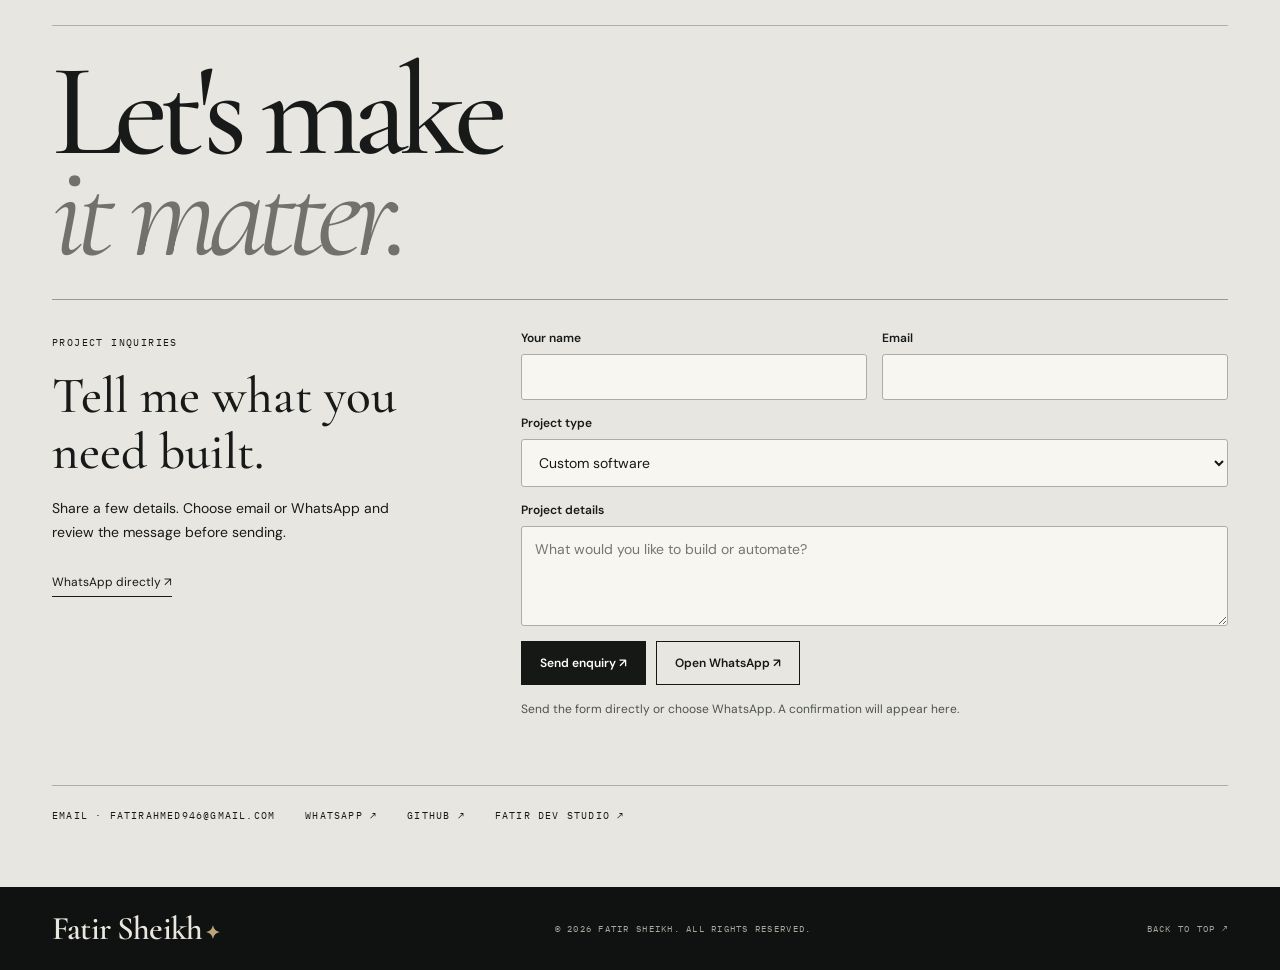
<file: projects/sims.html>
<!doctype html>
<html lang="en">
  <head>
    <meta charset="utf-8" />
    <meta name="viewport" content="width=device-width, initial-scale=1" />
    <meta name="theme-color" content="#101211" />
    <title>SIMS | Case Study by Fatir Sheikh</title>
    <meta
      name="description"
      content="Stock and inventory management built around essential business operations, reporting and control. Read about the challenge, approach, technology and current state."
    />
    <meta name="author" content="Fatir Sheikh" />
    <meta name="robots" content="index,follow,max-image-preview:large" />
    <link
      rel="canonical"
      href="https://fatirsheikhportfolio.vercel.app/projects/sims.html"
    />
    <meta property="og:type" content="website" />
    <meta
      property="og:site_name"
      content="Fatir Sheikh | Software Engineering"
    />
    <meta property="og:title" content="SIMS | Case Study by Fatir Sheikh" />
    <meta
      property="og:description"
      content="Stock and inventory management built around essential business operations, reporting and control. Read about the challenge, approach, technology and current state."
    />
    <meta
      property="og:url"
      content="https://fatirsheikhportfolio.vercel.app/projects/sims.html"
    />
    <meta
      property="og:image"
      content="https://fatirsheikhportfolio.vercel.app/assets/img/share-card.png"
    />
    <meta
      property="og:image:alt"
      content="Fatir Sheikh — independent software engineering portfolio"
    />
    <meta name="twitter:card" content="summary_large_image" />
    <meta name="twitter:title" content="SIMS | Case Study by Fatir Sheikh" />
    <meta
      name="twitter:description"
      content="Stock and inventory management built around essential business operations, reporting and control. Read about the challenge, approach, technology and current state."
    />
    <meta
      name="twitter:image"
      content="https://fatirsheikhportfolio.vercel.app/assets/img/share-card.png"
    />
    <link rel="icon" type="image/svg+xml" href="../assets/img/favicon.svg" />
    <link rel="preconnect" href="https://fonts.googleapis.com" />
    <link rel="preconnect" href="https://fonts.gstatic.com" crossorigin />
    <link
      href="https://fonts.googleapis.com/css2?family=Cormorant+Garamond:ital,wght@0,400;0,500;0,600;1,400;1,500&family=DM+Sans:wght@400;500;600;700&family=IBM+Plex+Mono:wght@400;500&display=swap"
      rel="stylesheet"
    />
    <link rel="stylesheet" href="../assets/css/styles.css" />
    <script type="application/ld+json">
      {
        "@context": "https://schema.org",
        "@graph": [
          {
            "@type": "Person",
            "@id": "https://fatirsheikhportfolio.vercel.app/#fatir",
            "name": "Fatir Sheikh",
            "url": "https://fatirsheikhportfolio.vercel.app/",
            "email": "fatirahmed946@gmail.com",
            "jobTitle": "Software Engineer and AI Automation Developer",
            "worksFor": {
              "@type": "Organization",
              "name": "Fatir Dev Studio",
              "url": "https://fatirdevstudio.netlify.app/"
            },
            "knowsAbout": [
              "Software engineering",
              "Full-stack development",
              "AI automation",
              "Python",
              "Flask",
              "SQL",
              "JavaScript"
            ],
            "sameAs": ["https://github.com/fatirshykh"]
          },
          {
            "@type": "WebSite",
            "@id": "https://fatirsheikhportfolio.vercel.app/#website",
            "url": "https://fatirsheikhportfolio.vercel.app/",
            "name": "Fatir Sheikh \u2014 Software Engineer",
            "inLanguage": "en"
          },
          {
            "@type": "WebPage",
            "@id": "https://fatirsheikhportfolio.vercel.app/projects/sims.html#page",
            "url": "https://fatirsheikhportfolio.vercel.app/projects/sims.html",
            "name": "SIMS | Case Study by Fatir Sheikh",
            "isPartOf": {
              "@id": "https://fatirsheikhportfolio.vercel.app/#website"
            },
            "about": { "@id": "https://fatirsheikhportfolio.vercel.app/#fatir" }
          },
          {
            "@type": "CreativeWork",
            "name": "SIMS | Case Study by Fatir Sheikh",
            "url": "https://fatirsheikhportfolio.vercel.app/projects/sims.html",
            "creator": { "@id": "https://fatirsheikhportfolio.vercel.app/#fatir" }
          }
        ]
      }
    </script>
  </head>
  <body>
    <a class="skip" href="#main">Skip to content</a>
    <div class="progress" data-progress aria-hidden="true"></div>
    <header class="site-header">
      <div class="container nav-inner">
        <a
          href="../index.html#top"
          class="signature"
          aria-label="Fatir Sheikh, home"
          >Fatir Sheikh<span>✦</span></a
        >
        <nav class="nav-links" aria-label="Main navigation">
          <a href="../index.html#work">Selected work</a
          ><a href="../index.html#about">About</a
          ><a href="../index.html#expertise">Expertise</a
          ><a href="../index.html#journey">Experience</a>
        </nav>
        <div class="nav-action">
          <a href="../index.html#contact" class="nav-contact"
            >Let's collaborate <span aria-hidden="true">↗</span></a
          ><button
            class="menu-toggle"
            aria-label="Open navigation"
            aria-expanded="false"
            aria-controls="mobileLinks"
            data-menu-toggle
          >
            <svg
              width="21"
              height="21"
              viewBox="0 0 21 21"
              fill="none"
              aria-hidden="true"
            >
              <path
                d="M1 7h19M1 14h19"
                stroke="currentColor"
                stroke-width="1.5"
              />
            </svg>
          </button>
        </div>
      </div>
      <nav
        class="mobile-links"
        id="mobileLinks"
        data-mobile-links
        aria-label="Mobile navigation"
      >
        <a href="../index.html#work">Selected work</a
        ><a href="../index.html#about">About</a
        ><a href="../index.html#expertise">Expertise</a
        ><a href="../index.html#journey">Experience</a
        ><a href="../index.html#contact">Contact</a>
      </nav>
    </header>
    <main id="main">
      <section class="detail-hero" id="top">
        <div class="container">
          <div class="breadcrumbs mono">
            <a href="../index.html#work">← ALL WORK</a><span>/</span
            ><span>CASE STUDY 03</span>
          </div>
          <div class="detail-overline mono">
            <span>Operations software</span><span>—</span
            ><span>Inventory and stock software</span>
          </div>
          <h1>SIMS<em>.</em></h1>
          <p class="detail-lede">
            Inventory with operational clarity. Stock and inventory management
            built around essential business operations, reporting and control.
          </p>
        </div>
      </section>
      <section class="case-body">
        <div class="container case-columns">
          <aside class="case-sidebar" aria-label="Project facts">
            <div><span class="mono">PROJECT</span><strong>SIMS</strong></div>
            <div>
              <span class="mono">CATEGORY</span
              ><strong>Operations software</strong>
            </div>
            <div>
              <span class="mono">STAGE</span
              ><strong>Developed application</strong>
            </div>
            <div>
              <span class="mono">STACK</span
              ><strong>Python · Flask · SQL · HTML/CSS/JS</strong>
            </div>
            <div>
              <span class="mono">MY INVOLVEMENT</span
              ><strong
                >Full-stack development, database and application
                architecture</strong
              >
            </div>
          </aside>
          <div class="case-content">
            <h2>The challenge.</h2>
            <p>
              Small businesses often struggle to maintain accurate stock records
              and understand movements across purchasing, selling, and inventory
              updates.
            </p>
            <h3>What I worked on</h3>
            <p>
              SIMS is an operational web application focused on keeping
              inventory, transactions, and business records organized.
            </p>
            <div class="case-quote">
              “Good software is measured by what it helps people do.”
            </div>
            <h3>Core workflows</h3>
            <ul>
              <li>Stock and product management</li>
              <li>Sales and purchase record workflows</li>
              <li>Operational summaries and reporting</li>
              <li>Account and business-management interfaces</li>
            </ul>
            <h3>Where it stands</h3>
            <p>
              A developed codebase with publicly accessible project source;
              production usage should be confirmed before making public claims.
            </p>
            <p>
              <strong>Visual evidence:</strong> No generated UI images are used
              here. Actual product screenshots can be added after reviewing
              client privacy and capturing authentic screens.
            </p>
            <div class="case-links">
              <a href="../index.html#work">← Back to selected work</a
              ><a
                href="https://github.com/fatirshykh/stock-inventory-management-system"
                target="_blank"
                rel="noopener noreferrer"
                >Public source on GitHub ↗</a
              >
            </div>
          </div>
        </div>
      </section>
      <section class="case-next">
        <a class="container" href="ai-seo-manager.html"
          ><span
            ><span class="mono">UP NEXT / 04</span><br /><strong
              >AI SEO Manager</strong
            ></span
          ><span aria-hidden="true" style="font-size: 48px; color: var(--gold)"
            >↗</span
          ></a
        >
      </section>
    
<section class="github-section" id="github" aria-labelledby="githubTitle">
        <div class="container">
          <div class="section-topline">
            <span class="mono">GITHUB / PUBLIC WORK</span
            ><span class="mono">SOURCE & ACTIVITY</span>
          </div>
          <div class="github-top">
            <div>
              <span class="mono">OPEN SOURCE AND EXPERIMENTS</span>
              <h2 id="githubTitle">The work<br /><em>behind the work.</em></h2>
              <p>
                Explore public repositories and ongoing development. Client
                source code is private unless published with permission.
              </p>
            </div>
            <a
              class="github-profile"
              href="https://github.com/fatirshykh"
              target="_blank"
              rel="noopener noreferrer"
              >Visit @fatirshykh ↗</a
            >
          </div>
          <div class="github-numbers">
            <div>
              <span>PUBLIC REPOSITORIES</span
              ><strong data-github-count>View profile</strong>
            </div>
            <div><span>WORK</span><strong>Software & websites</strong></div>
            <div>
              <span>PRIVATE SOURCE</span><strong>Access controlled</strong>
            </div>
          </div>
          <div class="github-list-heading">
            <h3>Recently updated public projects</h3>
            <small data-github-status>Loading when connected</small>
          </div>
          <div class="github-list" data-github-list>
            <a
              href="https://github.com/fatirshykh/SIMS"
              target="_blank"
              rel="noopener noreferrer"
              >SIMS — inventory management ↗</a
            >
            <a
              href="https://github.com/fatirshykh/SFEWS"
              target="_blank"
              rel="noopener noreferrer"
              >SFEWS — flood warning system ↗</a
            >
          </div>
        </div>
      </section>
<section class="contact" id="contact" aria-labelledby="contact-title">
        <div class="container">
          <div class="section-topline">
            <span class="mono">08 / NEW CONVERSATIONS</span
            ><span class="mono">EXCELLENCE IS COLLABORATIVE</span>
          </div>
          <div class="contact-heading" data-reveal>
            <h2 id="contact-title">Let's make<br /><em>it matter.</em></h2>
          </div>
          <!-- FATIR_V4_STABLE -->
<div class="contact-workspace">
  <div class="contact-copy">
    <span class="mono">PROJECT INQUIRIES</span>
    <h3>Tell me what you need built.</h3>
    <p>Share a few details. Choose email or WhatsApp and review the message before sending.</p>
    <a href="https://wa.me/923348122659" target="_blank" rel="noopener noreferrer">WhatsApp directly ↗</a>
  </div>

  <form id="fatirContactForm" class="contact-form" method="POST" action="https://api.web3forms.com/submit"><input type="hidden" name="access_key" value="bf23436b-3e0a-4acf-b1ee-271481d043df"><input type="hidden" name="subject" value="New Fatir Sheikh Portfolio Enquiry"><input type="hidden" name="from_name" value="Fatir Sheikh Portfolio"><input type="checkbox" name="botcheck" style="display:none" tabindex="-1" aria-hidden="true">
    <div class="contact-two">
      <label>Your name
        <input name="name" id="fatirName" required maxlength="90" autocomplete="name">
      </label>
      <label>Email
        <input name="email" id="fatirEmail" type="email" required maxlength="130" autocomplete="email">
      </label>
    </div>

    <label>Project type
      <select name="project_type" id="fatirType">
        <option>Custom software</option>
        <option>AI / n8n automation</option>
        <option>Website development</option>
        <option>Other enquiry</option>
      </select>
    </label>

    <label>Project details
      <textarea name="message" id="fatirMessage" rows="4" minlength="15" maxlength="1800" required placeholder="What would you like to build or automate?"></textarea>
    </label>

    <div class="contact-actions">
      <button type="submit">Send enquiry ↗</button>
      <button id="fatirWhatsApp" type="button">Open WhatsApp ↗</button>
    </div>

    <p class="contact-note" id="fatirFormStatus" role="status">
      Send the form directly or choose WhatsApp. A confirmation will appear here.
    </p>
  </form>
</div>
          <div class="contact-links">
            <a href="mailto:fatirahmed946@gmail.com"
              >Email · fatirahmed946@gmail.com</a
            ><a
              href="https://wa.me/923348122659"
              target="_blank"
              rel="noopener noreferrer"
              >WhatsApp ↗</a
            ><a
              href="https://github.com/fatirshykh"
              target="_blank"
              rel="noopener noreferrer"
              >GitHub ↗</a
            ><a
              href="https://fatirdevstudio.netlify.app/"
              target="_blank"
              rel="noopener noreferrer"
              >Fatir Dev Studio ↗</a
            >
          </div>
        </div>
      </section>
</main>
    <footer class="footer">
      <div class="container footer-inner">
        <a class="signature" href="../index.html#top"
          >Fatir Sheikh<span>✦</span></a
        ><span class="mono"
          >© <span data-year>2026</span> FATIR SHEIKH. ALL RIGHTS
          RESERVED.</span
        ><a class="mono" href="#top">BACK TO TOP ↗</a>
      </div>
    </footer>
    <script defer src="../assets/js/main.js"></script>
  
<div class="fatir-chat">
  <button class="chat-toggle" id="fatirChatToggle" type="button" aria-controls="fatirChatPanel" aria-expanded="false">
    Ask about my work ↗
  </button>

  <section class="chat-panel" id="fatirChatPanel" aria-label="Portfolio guide" hidden>
    <div class="chat-head">
      <div>
        <strong>Portfolio guide</strong>
        <small>Automated answers · not live chat</small>
      </div>
      <button id="fatirChatClose" type="button" aria-label="Close chat">×</button>
    </div>

    <div class="chat-log" id="fatirChatLog" role="log" aria-live="polite"></div>

    <div class="chat-quick">
      <button type="button" data-question="software">Software</button>
      <button type="button" data-question="skills">Skills</button>
      <button type="button" data-question="contact">Contact</button>
    </div>

    <form class="chat-send" id="fatirChatForm">
      <input id="fatirChatInput" aria-label="Your question" required maxlength="250" placeholder="Ask about projects or skills">
      <button type="submit" aria-label="Send question">↗</button>
    </form>

    <div class="chat-links">
      <a href="https://wa.me/923348122659" target="_blank" rel="noopener noreferrer">WhatsApp</a>
      <a href="mailto:fatirahmed946@gmail.com">Email</a>
    </div>
  </section>
</div>
<script defer src="../assets/js/portfolio-v5.js"></script></body>
</html>
</file>
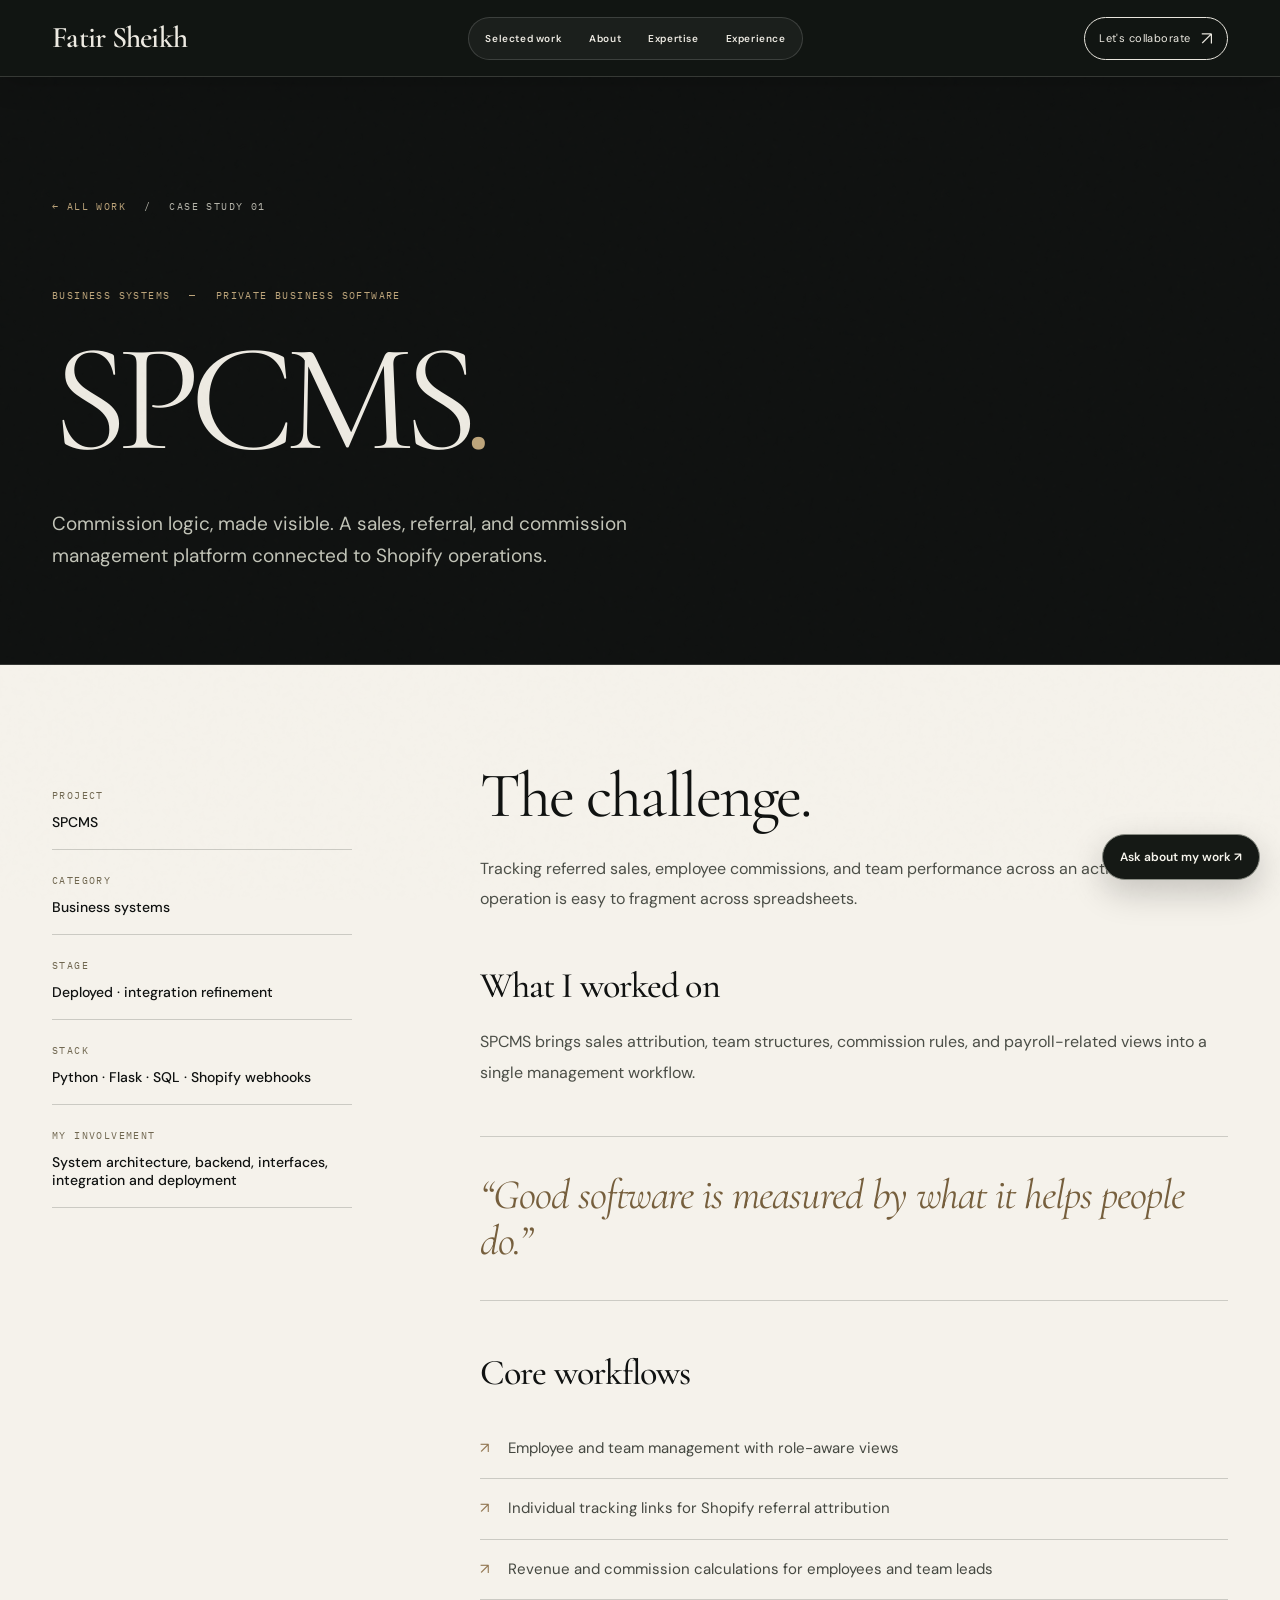
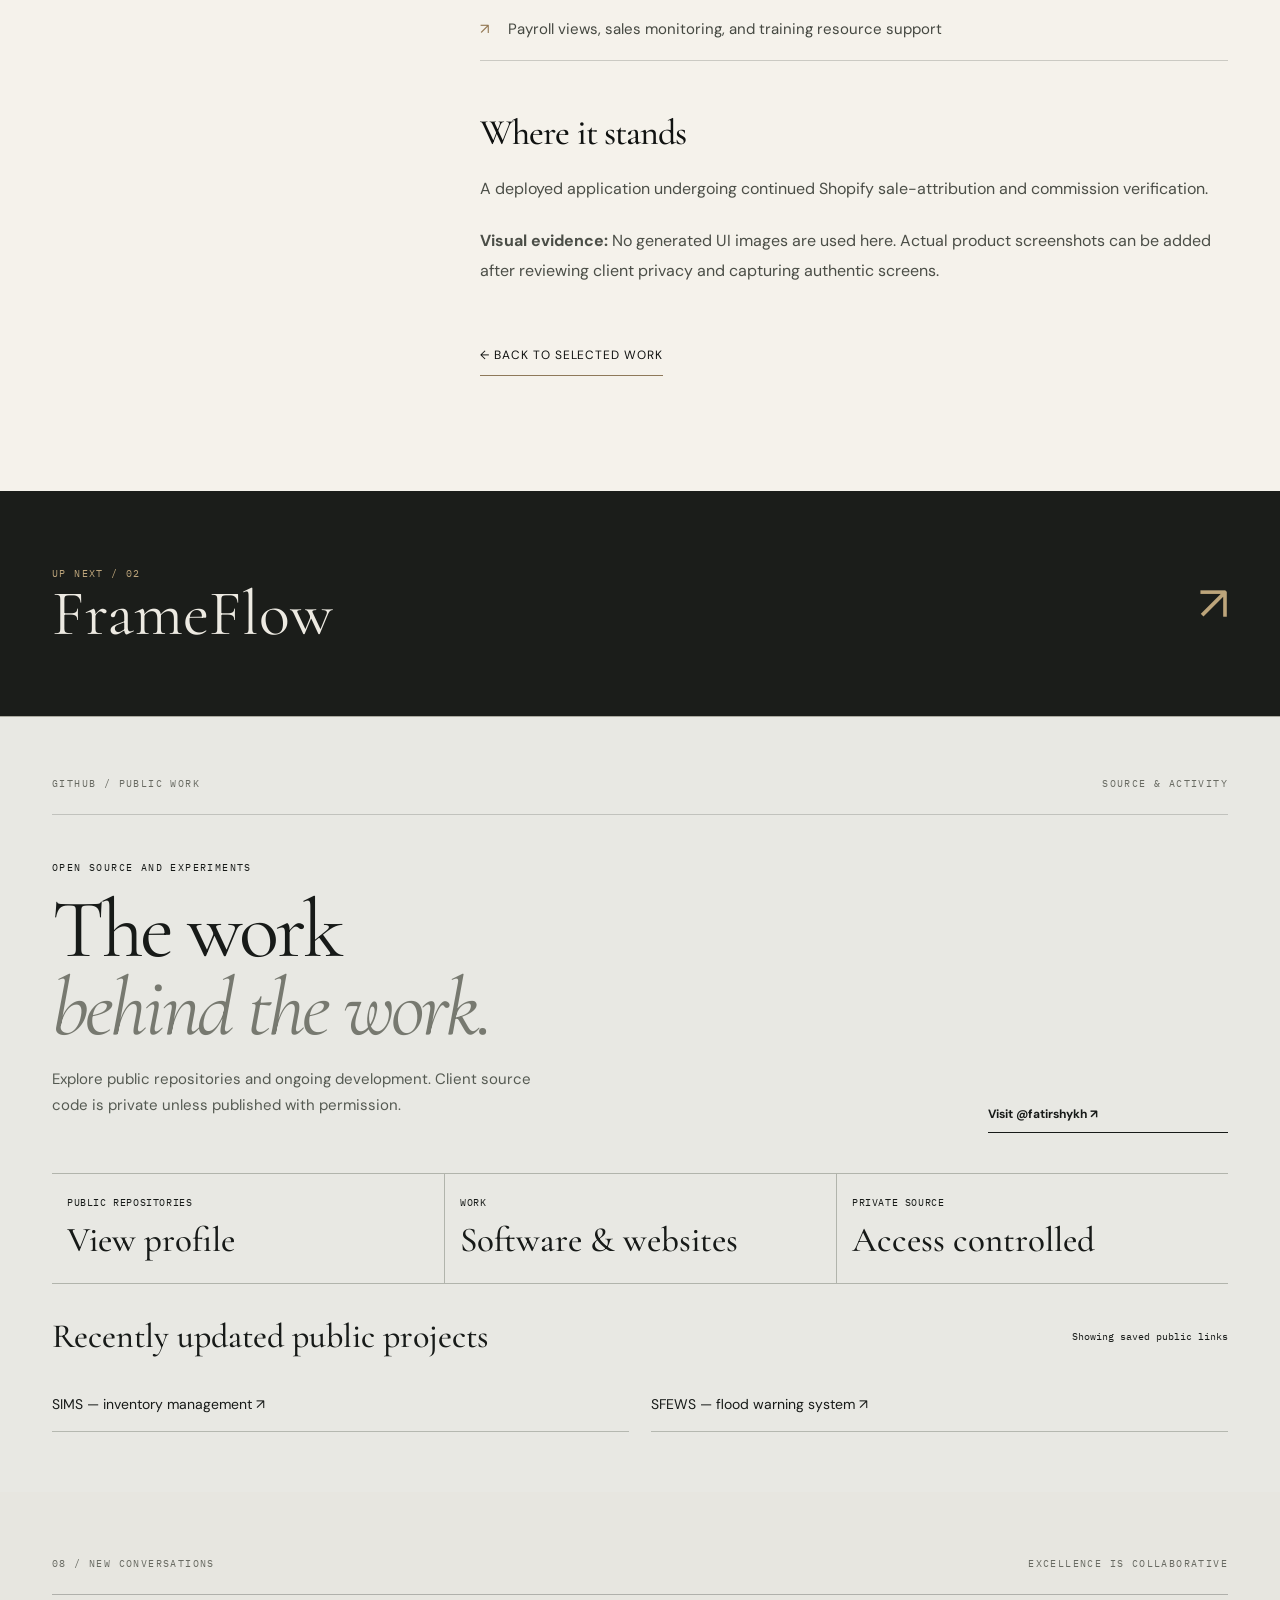
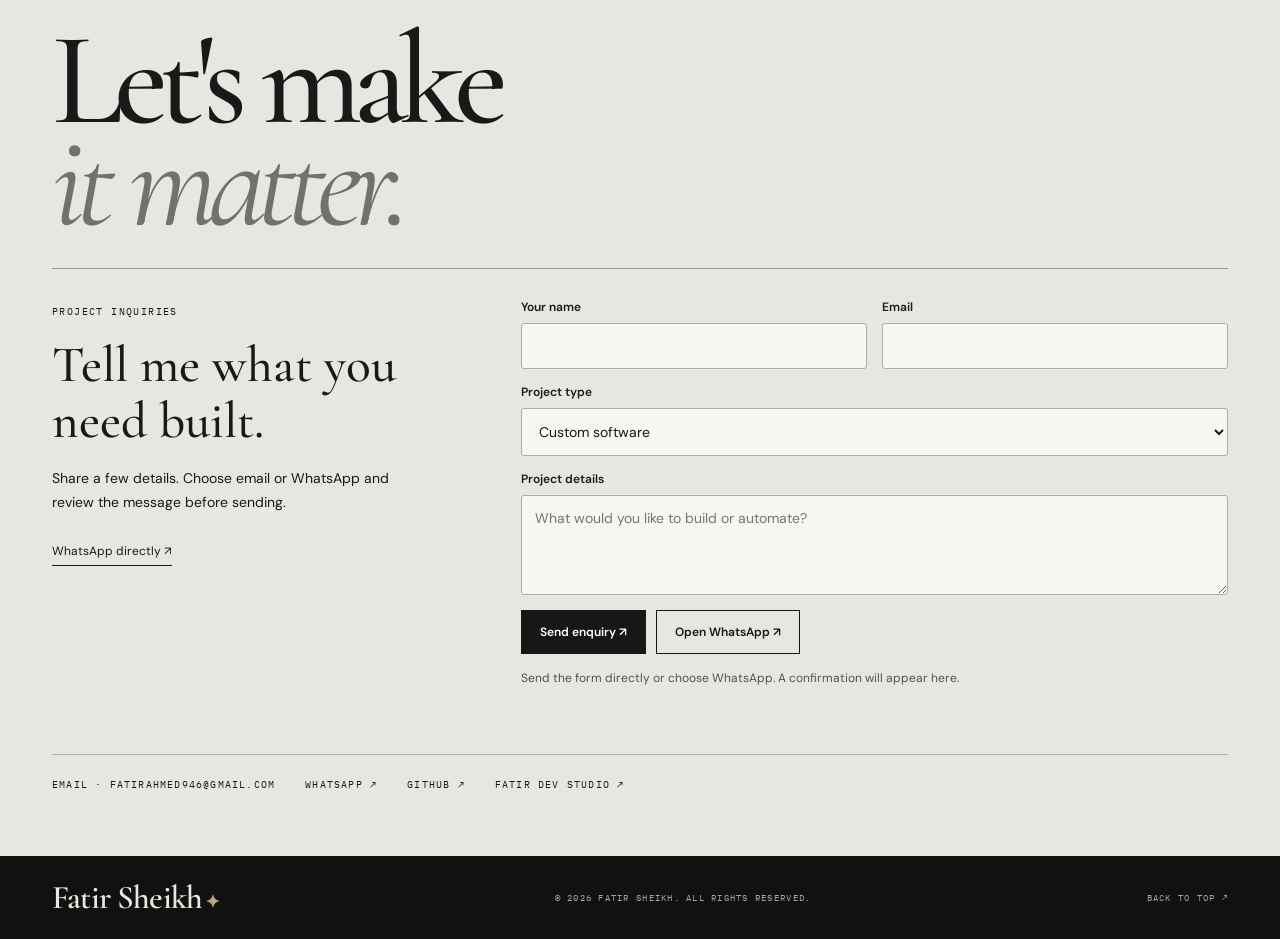
<file: projects/spcms.html>
<!doctype html>
<html lang="en">
  <head>
    <meta charset="utf-8" />
    <meta name="viewport" content="width=device-width, initial-scale=1" />
    <meta name="theme-color" content="#101211" />
    <title>SPCMS | Case Study by Fatir Sheikh</title>
    <meta
      name="description"
      content="A sales, referral, and commission management platform connected to Shopify operations. Read about the challenge, approach, technology and current state."
    />
    <meta name="author" content="Fatir Sheikh" />
    <meta name="robots" content="index,follow,max-image-preview:large" />
    <link
      rel="canonical"
      href="https://fatirsheikhportfolio.vercel.app/projects/spcms.html"
    />
    <meta property="og:type" content="website" />
    <meta
      property="og:site_name"
      content="Fatir Sheikh | Software Engineering"
    />
    <meta property="og:title" content="SPCMS | Case Study by Fatir Sheikh" />
    <meta
      property="og:description"
      content="A sales, referral, and commission management platform connected to Shopify operations. Read about the challenge, approach, technology and current state."
    />
    <meta
      property="og:url"
      content="https://fatirsheikhportfolio.vercel.app/projects/spcms.html"
    />
    <meta
      property="og:image"
      content="https://fatirsheikhportfolio.vercel.app/assets/img/share-card.png"
    />
    <meta
      property="og:image:alt"
      content="Fatir Sheikh — independent software engineering portfolio"
    />
    <meta name="twitter:card" content="summary_large_image" />
    <meta name="twitter:title" content="SPCMS | Case Study by Fatir Sheikh" />
    <meta
      name="twitter:description"
      content="A sales, referral, and commission management platform connected to Shopify operations. Read about the challenge, approach, technology and current state."
    />
    <meta
      name="twitter:image"
      content="https://fatirsheikhportfolio.vercel.app/assets/img/share-card.png"
    />
    <link rel="icon" type="image/svg+xml" href="../assets/img/favicon.svg" />
    <link rel="preconnect" href="https://fonts.googleapis.com" />
    <link rel="preconnect" href="https://fonts.gstatic.com" crossorigin />
    <link
      href="https://fonts.googleapis.com/css2?family=Cormorant+Garamond:ital,wght@0,400;0,500;0,600;1,400;1,500&family=DM+Sans:wght@400;500;600;700&family=IBM+Plex+Mono:wght@400;500&display=swap"
      rel="stylesheet"
    />
    <link rel="stylesheet" href="../assets/css/styles.css" />
    <script type="application/ld+json">
      {
        "@context": "https://schema.org",
        "@graph": [
          {
            "@type": "Person",
            "@id": "https://fatirsheikhportfolio.vercel.app/#fatir",
            "name": "Fatir Sheikh",
            "url": "https://fatirsheikhportfolio.vercel.app/",
            "email": "fatirahmed946@gmail.com",
            "jobTitle": "Software Engineer and AI Automation Developer",
            "worksFor": {
              "@type": "Organization",
              "name": "Fatir Dev Studio",
              "url": "https://fatirdevstudio.netlify.app/"
            },
            "knowsAbout": [
              "Software engineering",
              "Full-stack development",
              "AI automation",
              "Python",
              "Flask",
              "SQL",
              "JavaScript"
            ],
            "sameAs": ["https://github.com/fatirshykh"]
          },
          {
            "@type": "WebSite",
            "@id": "https://fatirsheikhportfolio.vercel.app/#website",
            "url": "https://fatirsheikhportfolio.vercel.app/",
            "name": "Fatir Sheikh \u2014 Software Engineer",
            "inLanguage": "en"
          },
          {
            "@type": "WebPage",
            "@id": "https://fatirsheikhportfolio.vercel.app/projects/spcms.html#page",
            "url": "https://fatirsheikhportfolio.vercel.app/projects/spcms.html",
            "name": "SPCMS | Case Study by Fatir Sheikh",
            "isPartOf": {
              "@id": "https://fatirsheikhportfolio.vercel.app/#website"
            },
            "about": { "@id": "https://fatirsheikhportfolio.vercel.app/#fatir" }
          },
          {
            "@type": "CreativeWork",
            "name": "SPCMS | Case Study by Fatir Sheikh",
            "url": "https://fatirsheikhportfolio.vercel.app/projects/spcms.html",
            "creator": { "@id": "https://fatirsheikhportfolio.vercel.app/#fatir" }
          }
        ]
      }
    </script>
  </head>
  <body>
    <a class="skip" href="#main">Skip to content</a>
    <div class="progress" data-progress aria-hidden="true"></div>
    <header class="site-header">
      <div class="container nav-inner">
        <a
          href="../index.html#top"
          class="signature"
          aria-label="Fatir Sheikh, home"
          >Fatir Sheikh<span>✦</span></a
        >
        <nav class="nav-links" aria-label="Main navigation">
          <a href="../index.html#work">Selected work</a
          ><a href="../index.html#about">About</a
          ><a href="../index.html#expertise">Expertise</a
          ><a href="../index.html#journey">Experience</a>
        </nav>
        <div class="nav-action">
          <a href="../index.html#contact" class="nav-contact"
            >Let's collaborate <span aria-hidden="true">↗</span></a
          ><button
            class="menu-toggle"
            aria-label="Open navigation"
            aria-expanded="false"
            aria-controls="mobileLinks"
            data-menu-toggle
          >
            <svg
              width="21"
              height="21"
              viewBox="0 0 21 21"
              fill="none"
              aria-hidden="true"
            >
              <path
                d="M1 7h19M1 14h19"
                stroke="currentColor"
                stroke-width="1.5"
              />
            </svg>
          </button>
        </div>
      </div>
      <nav
        class="mobile-links"
        id="mobileLinks"
        data-mobile-links
        aria-label="Mobile navigation"
      >
        <a href="../index.html#work">Selected work</a
        ><a href="../index.html#about">About</a
        ><a href="../index.html#expertise">Expertise</a
        ><a href="../index.html#journey">Experience</a
        ><a href="../index.html#contact">Contact</a>
      </nav>
    </header>
    <main id="main">
      <section class="detail-hero" id="top">
        <div class="container">
          <div class="breadcrumbs mono">
            <a href="../index.html#work">← ALL WORK</a><span>/</span
            ><span>CASE STUDY 01</span>
          </div>
          <div class="detail-overline mono">
            <span>Business systems</span><span>—</span
            ><span>Private business software</span>
          </div>
          <h1>SPCMS<em>.</em></h1>
          <p class="detail-lede">
            Commission logic, made visible. A sales, referral, and commission
            management platform connected to Shopify operations.
          </p>
        </div>
      </section>
      <section class="case-body">
        <div class="container case-columns">
          <aside class="case-sidebar" aria-label="Project facts">
            <div><span class="mono">PROJECT</span><strong>SPCMS</strong></div>
            <div>
              <span class="mono">CATEGORY</span
              ><strong>Business systems</strong>
            </div>
            <div>
              <span class="mono">STAGE</span
              ><strong>Deployed · integration refinement</strong>
            </div>
            <div>
              <span class="mono">STACK</span
              ><strong>Python · Flask · SQL · Shopify webhooks</strong>
            </div>
            <div>
              <span class="mono">MY INVOLVEMENT</span
              ><strong
                >System architecture, backend, interfaces, integration and
                deployment</strong
              >
            </div>
          </aside>
          <div class="case-content">
            <h2>The challenge.</h2>
            <p>
              Tracking referred sales, employee commissions, and team
              performance across an active sales operation is easy to fragment
              across spreadsheets.
            </p>
            <h3>What I worked on</h3>
            <p>
              SPCMS brings sales attribution, team structures, commission rules,
              and payroll-related views into a single management workflow.
            </p>
            <div class="case-quote">
              “Good software is measured by what it helps people do.”
            </div>
            <h3>Core workflows</h3>
            <ul>
              <li>Employee and team management with role-aware views</li>
              <li>
                Individual tracking links for Shopify referral attribution
              </li>
              <li>
                Revenue and commission calculations for employees and team leads
              </li>
              <li>
                Payroll views, sales monitoring, and training resource support
              </li>
            </ul>
            <h3>Where it stands</h3>
            <p>
              A deployed application undergoing continued Shopify
              sale-attribution and commission verification.
            </p>
            <p>
              <strong>Visual evidence:</strong> No generated UI images are used
              here. Actual product screenshots can be added after reviewing
              client privacy and capturing authentic screens.
            </p>
            <div class="case-links">
              <a href="../index.html#work">← Back to selected work</a>
            </div>
          </div>
        </div>
      </section>
      <section class="case-next">
        <a class="container" href="frameflow.html"
          ><span
            ><span class="mono">UP NEXT / 02</span><br /><strong
              >FrameFlow</strong
            ></span
          ><span aria-hidden="true" style="font-size: 48px; color: var(--gold)"
            >↗</span
          ></a
        >
      </section>
    
<section class="github-section" id="github" aria-labelledby="githubTitle">
        <div class="container">
          <div class="section-topline">
            <span class="mono">GITHUB / PUBLIC WORK</span
            ><span class="mono">SOURCE & ACTIVITY</span>
          </div>
          <div class="github-top">
            <div>
              <span class="mono">OPEN SOURCE AND EXPERIMENTS</span>
              <h2 id="githubTitle">The work<br /><em>behind the work.</em></h2>
              <p>
                Explore public repositories and ongoing development. Client
                source code is private unless published with permission.
              </p>
            </div>
            <a
              class="github-profile"
              href="https://github.com/fatirshykh"
              target="_blank"
              rel="noopener noreferrer"
              >Visit @fatirshykh ↗</a
            >
          </div>
          <div class="github-numbers">
            <div>
              <span>PUBLIC REPOSITORIES</span
              ><strong data-github-count>View profile</strong>
            </div>
            <div><span>WORK</span><strong>Software & websites</strong></div>
            <div>
              <span>PRIVATE SOURCE</span><strong>Access controlled</strong>
            </div>
          </div>
          <div class="github-list-heading">
            <h3>Recently updated public projects</h3>
            <small data-github-status>Loading when connected</small>
          </div>
          <div class="github-list" data-github-list>
            <a
              href="https://github.com/fatirshykh/SIMS"
              target="_blank"
              rel="noopener noreferrer"
              >SIMS — inventory management ↗</a
            >
            <a
              href="https://github.com/fatirshykh/SFEWS"
              target="_blank"
              rel="noopener noreferrer"
              >SFEWS — flood warning system ↗</a
            >
          </div>
        </div>
      </section>
<section class="contact" id="contact" aria-labelledby="contact-title">
        <div class="container">
          <div class="section-topline">
            <span class="mono">08 / NEW CONVERSATIONS</span
            ><span class="mono">EXCELLENCE IS COLLABORATIVE</span>
          </div>
          <div class="contact-heading" data-reveal>
            <h2 id="contact-title">Let's make<br /><em>it matter.</em></h2>
          </div>
          <!-- FATIR_V4_STABLE -->
<div class="contact-workspace">
  <div class="contact-copy">
    <span class="mono">PROJECT INQUIRIES</span>
    <h3>Tell me what you need built.</h3>
    <p>Share a few details. Choose email or WhatsApp and review the message before sending.</p>
    <a href="https://wa.me/923348122659" target="_blank" rel="noopener noreferrer">WhatsApp directly ↗</a>
  </div>

  <form id="fatirContactForm" class="contact-form" method="POST" action="https://api.web3forms.com/submit"><input type="hidden" name="access_key" value="bf23436b-3e0a-4acf-b1ee-271481d043df"><input type="hidden" name="subject" value="New Fatir Sheikh Portfolio Enquiry"><input type="hidden" name="from_name" value="Fatir Sheikh Portfolio"><input type="checkbox" name="botcheck" style="display:none" tabindex="-1" aria-hidden="true">
    <div class="contact-two">
      <label>Your name
        <input name="name" id="fatirName" required maxlength="90" autocomplete="name">
      </label>
      <label>Email
        <input name="email" id="fatirEmail" type="email" required maxlength="130" autocomplete="email">
      </label>
    </div>

    <label>Project type
      <select name="project_type" id="fatirType">
        <option>Custom software</option>
        <option>AI / n8n automation</option>
        <option>Website development</option>
        <option>Other enquiry</option>
      </select>
    </label>

    <label>Project details
      <textarea name="message" id="fatirMessage" rows="4" minlength="15" maxlength="1800" required placeholder="What would you like to build or automate?"></textarea>
    </label>

    <div class="contact-actions">
      <button type="submit">Send enquiry ↗</button>
      <button id="fatirWhatsApp" type="button">Open WhatsApp ↗</button>
    </div>

    <p class="contact-note" id="fatirFormStatus" role="status">
      Send the form directly or choose WhatsApp. A confirmation will appear here.
    </p>
  </form>
</div>
          <div class="contact-links">
            <a href="mailto:fatirahmed946@gmail.com"
              >Email · fatirahmed946@gmail.com</a
            ><a
              href="https://wa.me/923348122659"
              target="_blank"
              rel="noopener noreferrer"
              >WhatsApp ↗</a
            ><a
              href="https://github.com/fatirshykh"
              target="_blank"
              rel="noopener noreferrer"
              >GitHub ↗</a
            ><a
              href="https://fatirdevstudio.netlify.app/"
              target="_blank"
              rel="noopener noreferrer"
              >Fatir Dev Studio ↗</a
            >
          </div>
        </div>
      </section>
</main>
    <footer class="footer">
      <div class="container footer-inner">
        <a class="signature" href="../index.html#top"
          >Fatir Sheikh<span>✦</span></a
        ><span class="mono"
          >© <span data-year>2026</span> FATIR SHEIKH. ALL RIGHTS
          RESERVED.</span
        ><a class="mono" href="#top">BACK TO TOP ↗</a>
      </div>
    </footer>
    <script defer src="../assets/js/main.js"></script>
  
<div class="fatir-chat">
  <button class="chat-toggle" id="fatirChatToggle" type="button" aria-controls="fatirChatPanel" aria-expanded="false">
    Ask about my work ↗
  </button>

  <section class="chat-panel" id="fatirChatPanel" aria-label="Portfolio guide" hidden>
    <div class="chat-head">
      <div>
        <strong>Portfolio guide</strong>
        <small>Automated answers · not live chat</small>
      </div>
      <button id="fatirChatClose" type="button" aria-label="Close chat">×</button>
    </div>

    <div class="chat-log" id="fatirChatLog" role="log" aria-live="polite"></div>

    <div class="chat-quick">
      <button type="button" data-question="software">Software</button>
      <button type="button" data-question="skills">Skills</button>
      <button type="button" data-question="contact">Contact</button>
    </div>

    <form class="chat-send" id="fatirChatForm">
      <input id="fatirChatInput" aria-label="Your question" required maxlength="250" placeholder="Ask about projects or skills">
      <button type="submit" aria-label="Send question">↗</button>
    </form>

    <div class="chat-links">
      <a href="https://wa.me/923348122659" target="_blank" rel="noopener noreferrer">WhatsApp</a>
      <a href="mailto:fatirahmed946@gmail.com">Email</a>
    </div>
  </section>
</div>
<script defer src="../assets/js/portfolio-v5.js"></script></body>
</html>
</file>
<file: assets/css/styles.css>
:root {
  --ink: #101211;
  --charcoal: #181b19;
  --coal: #202320;
  --ivory: #edeae2;
  --paper: #f5f2eb;
  --mist: #b6b5ab;
  --gold: #bda57b;
  --gold-bright: #d1bb91;
  --line: rgba(237, 234, 226, 0.17);
  --line-dark: rgba(19, 22, 20, 0.18);
  --max: 1424px;
  --serif: "Cormorant Garamond", Georgia, "Times New Roman", serif;
  --sans: "DM Sans", Arial, sans-serif;
  --mono: "IBM Plex Mono", monospace;
}
*,
*:before,
*:after {
  box-sizing: border-box;
}
html {
  scroll-behavior: smooth;
  scroll-padding-top: 95px;
}
body {
  margin: 0;
  background: var(--ink);
  color: var(--ivory);
  font-family: var(--sans);
  -webkit-font-smoothing: antialiased;
}
a {
  color: inherit;
  text-decoration: none;
}
button {
  font: inherit;
}
img {
  max-width: 100%;
  display: block;
}
::selection {
  background: var(--gold);
  color: var(--ink);
}
:focus-visible {
  outline: 2px solid var(--gold-bright);
  outline-offset: 5px;
}
.container {
  width: min(calc(100% - 104px), var(--max));
  margin: 0 auto;
}
.mono {
  font-family: var(--mono);
  font-size: 10px;
  letter-spacing: 0.14em;
  text-transform: uppercase;
}
.dim {
  color: var(--mist);
}
.gold {
  color: var(--gold);
}
.line-separator {
  height: 1px;
  background: var(--line);
}
.skip {
  position: absolute;
  transform: translateY(-200%);
  background: white;
  color: #101211;
  padding: 14px;
  z-index: 999;
}
.skip:focus {
  transform: translateY(0);
}
.site-header {
  position: fixed;
  top: 0;
  left: 0;
  right: 0;
  z-index: 80;
  border-bottom: 1px solid var(--line);
  background: rgba(16, 18, 17, 0.94);
  backdrop-filter: blur(18px);
  -webkit-backdrop-filter: blur(18px);
  transition:
    background 0.3s,
    box-shadow 0.3s;
}
.site-header.is-scrolled {
  box-shadow: 0 11px 55px rgba(0, 0, 0, 0.14);
}
.nav-inner {
  height: 84px;
  display: flex;
  align-items: center;
  justify-content: space-between;
  gap: 28px;
}
.signature {
  font-family: var(--serif);
  font-weight: 600;
  font-size: 33px;
  line-height: 1;
  letter-spacing: -0.025em;
  white-space: nowrap;
}
.signature span {
  font-family: var(--sans);
  color: var(--gold);
  font-size: 18px;
  margin-left: 3px;
}
.nav-links {
  display: flex;
  align-items: center;
  gap: 46px;
}
.nav-links a,
.nav-link {
  font-size: 11px;
  text-transform: uppercase;
  letter-spacing: 0.18em;
  font-weight: 600;
  transition: color 0.25s;
}
.nav-links a:hover,
.nav-link:hover {
  color: var(--gold);
}
.nav-action {
  display: flex;
  gap: 16px;
  align-items: center;
}
.nav-contact {
  display: flex;
  gap: 20px;
  align-items: center;
  padding: 12px 0;
  font-size: 11px;
  text-transform: uppercase;
  letter-spacing: 0.15em;
  border-bottom: 1px solid var(--gold);
}
.nav-contact span {
  font-size: 19px;
  font-weight: 300;
  line-height: 1;
  transition: transform 0.25s;
}
.nav-contact:hover span {
  transform: translate(3px, -3px);
}
.menu-toggle {
  display: none;
  align-items: center;
  justify-content: center;
  border: 1px solid var(--line);
  width: 44px;
  height: 44px;
  border-radius: 0;
  background: transparent;
  color: var(--ivory);
  cursor: pointer;
}
.mobile-links {
  display: none;
}
.hero {
  padding-top: 84px;
  min-height: 810px;
  min-height: 100svh;
  display: flex;
  flex-direction: column;
  position: relative;
  overflow: hidden;
}
.hero .container {
  flex: 1;
  display: flex;
  flex-direction: column;
}
.hero-head {
  display: flex;
  align-items: center;
  justify-content: space-between;
  gap: 18px;
  padding: 40px 0 34px;
  border-bottom: 1px solid var(--line);
}
.hero-head .index-pair {
  display: flex;
  gap: 18px;
  align-items: center;
}
.hero-head .ornament {
  display: block;
  width: 62px;
  height: 1px;
  background: var(--gold);
}
.hero-stage {
  position: relative;
  min-height: 600px;
  flex: 1;
  display: grid;
  grid-template-columns: minmax(0, 1fr) minmax(260px, 0.4fr);
  align-items: center;
  gap: 45px;
  padding: 76px 0 68px;
}
.hero-copy {
  position: relative;
  z-index: 2;
}
.eyebrow {
  font-family: var(--mono);
  color: var(--gold);
  font-size: 10px;
  letter-spacing: 0.21em;
  text-transform: uppercase;
  display: flex;
  gap: 17px;
  align-items: center;
}
.eyebrow:before {
  content: "";
  display: inline-block;
  width: 24px;
  height: 1px;
  background: var(--gold);
}
.hero h1 {
  font-family: var(--serif);
  font-size: clamp(92px, 10.25vw, 173px);
  font-weight: 400;
  letter-spacing: -0.065em;
  line-height: 0.75;
  margin: 48px 0 42px;
  max-width: 1050px;
}
.hero h1 em {
  font-weight: 400;
  font-style: italic;
  color: var(--gold);
  white-space: nowrap;
}
.hero h1 .short {
  display: block;
}
.hero-desc {
  display: grid;
  grid-template-columns: 40px minmax(0, 455px);
  gap: 20px;
  align-items: start;
}
.hero-desc .cross {
  font-family: var(--serif);
  font-size: 45px;
  color: var(--gold);
  line-height: 1;
}
.hero-desc p {
  font-size: 16px;
  line-height: 1.85;
  color: #c7c7be;
  margin: 0;
}
.hero-desc strong {
  color: var(--ivory);
  font-weight: 600;
}
.hero-controls {
  display: flex;
  align-items: center;
  gap: 48px;
  margin: 37px 0 0 60px;
}
.subtle-link {
  display: inline-flex;
  align-items: center;
  gap: 25px;
  padding-bottom: 12px;
  border-bottom: 1px solid var(--gold);
  font-size: 11px;
  letter-spacing: 0.13em;
  text-transform: uppercase;
  font-weight: 600;
  transition:
    gap 0.25s,
    color 0.25s;
}
.subtle-link:hover {
  gap: 36px;
  color: var(--gold);
}
.subtle-link span {
  font-size: 20px;
  font-weight: 300;
}
.hero-portrait {
  width: 100%;
  height: 585px;
  align-self: center;
  position: relative;
  overflow: hidden;
  background: #252721;
  border: 1px solid rgba(189, 165, 123, 0.36);
  padding: 13px;
  box-shadow: 25px 30px 65px rgba(0, 0, 0, 0.2);
}
.hero-portrait-inner {
  height: 100%;
  width: 100%;
  position: relative;
  background: #252721;
  overflow: hidden;
}
.hero-portrait img {
  height: 100%;
  width: 100%;
  object-fit: cover;
  object-position: 50% 20%;
  filter: grayscale(35%) sepia(12%) saturate(55%) contrast(1.08);
  transition:
    filter 0.6s,
    transform 1.3s;
}
.hero-portrait:hover img {
  filter: grayscale(4%) sepia(7%) saturate(75%);
  transform: scale(1.035);
}
.portrait-fallback {
  display: none;
  position: absolute;
  inset: 0;
  align-items: center;
  justify-content: center;
  font-family: var(--serif);
  font-size: clamp(100px, 13vw, 190px);
  color: var(--gold);
}
.hero-portrait img.has-error {
  display: none;
}
.hero-portrait img.has-error + .portrait-fallback {
  display: flex;
}
.portrait-stripe {
  position: absolute;
  right: 0;
  bottom: 0;
  background: var(--gold);
  color: var(--ink);
  padding: 18px 19px;
  z-index: 2;
}
.portrait-stripe .mono {
  letter-spacing: 0.08em;
  font-size: 9px;
}
.portrait-index {
  position: absolute;
  left: 18px;
  top: 20px;
  color: #ffffff;
  font-family: var(--mono);
  font-size: 9px;
  letter-spacing: 0.14em;
  z-index: 2;
}
.hero-end {
  border-top: 1px solid var(--line);
  padding: 25px 0 28px;
  display: flex;
  justify-content: space-between;
  align-items: center;
  gap: 30px;
}
.hero-end .hero-foot-right {
  display: flex;
  gap: 14px;
  align-items: center;
}
.hero-end .rule {
  width: 34px;
  height: 1px;
  background: var(--gold);
}
.scroll-indicator {
  font-size: 19px;
  color: var(--gold);
}
.intro-section {
  background: var(--paper);
  color: var(--ink);
  padding: 125px 0 128px;
}
.section-topline {
  display: flex;
  justify-content: space-between;
  align-items: center;
  padding-bottom: 24px;
  border-bottom: 1px solid var(--line-dark);
  gap: 24px;
}
.section-topline.light {
  border-color: var(--line);
}
.section-topline .mono {
  color: #686a62;
}
.section-topline.light .mono {
  color: var(--mist);
}
.intro-grid {
  display: grid;
  grid-template-columns: 1.06fr 0.94fr;
  gap: 100px;
  padding-top: 79px;
  align-items: start;
}
.intro-grid h2,
.heading-editorial {
  font-family: var(--serif);
  font-size: clamp(58px, 6vw, 102px);
  font-weight: 400;
  letter-spacing: -0.045em;
  line-height: 0.92;
  margin: 0;
}
.intro-grid h2 em,
.heading-editorial em {
  font-style: italic;
  color: #947b55;
  font-weight: 400;
}
.intro-content {
  padding-top: 14px;
  max-width: 540px;
}
.intro-content p {
  font-size: 18px;
  line-height: 1.85;
  letter-spacing: -0.02em;
  margin: 0 0 25px;
  color: #343630;
}
.intro-content .bio-note {
  font-size: 14px;
  color: #696d64;
}
.intro-signature {
  font-family: var(--serif);
  font-size: 37px;
  font-style: italic;
  color: #977b52;
  margin-top: 24px;
}
.fact-strip {
  display: grid;
  grid-template-columns: repeat(3, 1fr);
  margin-top: 104px;
  border-top: 1px solid var(--line-dark);
}
.fact {
  padding-top: 26px;
}
.fact + .fact {
  border-left: 1px solid var(--line-dark);
  padding-left: 34px;
}
.fact strong {
  display: block;
  font-family: var(--serif);
  font-size: 65px;
  line-height: 1;
  color: #242923;
  font-weight: 500;
  letter-spacing: -0.04em;
}
.fact span {
  display: block;
  margin-top: 11px;
  color: #555952;
}
.work-section {
  background: #dedbd2;
  color: var(--ink);
  padding: 124px 0 130px;
}
.work-heading {
  display: flex;
  align-items: end;
  justify-content: space-between;
  gap: 40px;
  margin: 78px 0 73px;
}
.work-heading h2 {
  max-width: 820px;
}
.work-heading p {
  font-size: 15px;
  line-height: 1.9;
  color: #5b5f57;
  max-width: 285px;
  margin: 0 0 9px;
}
.project-list {
  border-top: 1px solid rgba(17, 20, 18, 0.29);
}
.project-entry {
  display: grid;
  grid-template-columns: 72px minmax(260px, 1fr) minmax(200px, 0.5fr) 60px;
  gap: 26px;
  align-items: center;
  padding: 42px 0;
  border-bottom: 1px solid rgba(17, 20, 18, 0.29);
  position: relative;
  transition:
    padding 0.3s,
    background 0.3s;
}
.project-entry:hover {
  padding-left: 14px;
  padding-right: 14px;
  background: rgba(245, 242, 235, 0.52);
}
.project-entry:focus-within {
  outline: 1px solid var(--gold);
}
.project-id {
  align-self: start;
  color: #837661;
  padding-top: 16px;
}
.project-entry h3 {
  font-family: var(--serif);
  font-size: clamp(39px, 4.1vw, 65px);
  font-weight: 500;
  letter-spacing: -0.038em;
  line-height: 1;
  margin: 0 0 15px;
}
.project-entry h3 a {
  display: inline-block;
}
.project-entry h3 a:hover {
  color: #826c49;
}
.project-subtitle {
  font-size: 14px;
  color: #4c5049;
  line-height: 1.6;
  margin: 0;
  max-width: 580px;
}
.project-class {
  display: flex;
  flex-direction: column;
  gap: 11px;
  align-items: start;
  justify-content: center;
}
.project-class .mono {
  font-size: 9px;
  color: #595d55;
}
.pill {
  border: 1px solid rgba(13, 16, 14, 0.3);
  padding: 8px 11px;
  display: inline-flex;
  align-items: center;
  font-family: var(--mono);
  font-size: 8px;
  letter-spacing: 0.09em;
  text-transform: uppercase;
  color: #44473f;
}
.project-arrow {
  justify-self: end;
  font-family: var(--sans);
  font-size: 37px;
  font-weight: 300;
  transition: transform 0.25s;
  color: #52564e;
}
.project-entry:hover .project-arrow {
  transform: translate(7px, -7px);
  color: #876d46;
}
.work-footer {
  display: flex;
  justify-content: space-between;
  align-items: center;
  gap: 20px;
  margin-top: 45px;
}
.work-footer p {
  color: #5c6058;
  max-width: 690px;
  font-size: 12px;
  line-height: 1.7;
  margin: 0;
}
.work-footer .subtle-link {
  color: var(--ink);
  white-space: nowrap;
}
.eyebrow-wrap {
  display: flex;
  justify-content: space-between;
  align-items: center;
}
.approach-section {
  background: var(--charcoal);
  padding: 132px 0;
}
.approach-heading {
  display: flex;
  gap: 45px;
  justify-content: space-between;
  margin-top: 79px;
  align-items: end;
}
.approach-heading h2 {
  max-width: 900px;
}
.approach-heading h2 em {
  color: var(--gold);
}
.approach-heading p {
  max-width: 300px;
  color: var(--mist);
  font-size: 14px;
  line-height: 1.8;
  margin: 0 0 14px;
}
.approach-grid {
  margin-top: 86px;
  display: grid;
  grid-template-columns: repeat(3, 1fr);
  border-top: 1px solid var(--line);
}
.approach-item {
  padding: 47px 36px 9px 0;
}
.approach-item + .approach-item {
  padding-left: 42px;
  border-left: 1px solid var(--line);
}
.approach-item .num {
  color: var(--gold);
  display: block;
  margin-bottom: 70px;
}
.approach-item h3 {
  font-family: var(--serif);
  font-size: 47px;
  font-weight: 400;
  line-height: 1;
  letter-spacing: -0.03em;
  margin: 0 0 23px;
}
.approach-item p {
  font-size: 14px;
  color: #b8b9b2;
  line-height: 1.9;
  max-width: 380px;
  margin: 0;
}
.capabilities {
  background: var(--paper);
  color: var(--ink);
  padding: 126px 0;
}
.cap-grid {
  display: grid;
  grid-template-columns: 330px minmax(0, 1fr);
  gap: 90px;
  padding-top: 75px;
}
.cap-intro h2 {
  font-family: var(--serif);
  font-size: 65px;
  line-height: 0.98;
  font-weight: 400;
  letter-spacing: -0.035em;
  margin: 0;
}
.cap-intro p {
  font-size: 13px;
  line-height: 1.9;
  color: #676b63;
  margin-top: 30px;
}
.cap-stack {
  border-top: 1px solid var(--line-dark);
}
.cap-row {
  border-bottom: 1px solid var(--line-dark);
  display: grid;
  grid-template-columns: 36px 0.8fr 1fr;
  gap: 20px;
  padding: 28px 0;
  align-items: start;
}
.cap-row span {
  font-size: 9px;
  font-family: var(--mono);
  letter-spacing: 0.1em;
  color: #8e816e;
}
.cap-row h3 {
  font-size: 16px;
  font-weight: 600;
  margin: 0;
}
.cap-row p {
  color: #686b63;
  font-size: 13px;
  line-height: 1.75;
  margin: 0;
}
.journey {
  background: #242724;
  color: var(--ivory);
  padding: 125px 0;
}
.journey-grid {
  display: grid;
  grid-template-columns: 43% 57%;
  gap: 0;
  padding-top: 75px;
}
.journey-copy h2 {
  font-family: var(--serif);
  font-size: clamp(63px, 6vw, 103px);
  line-height: 0.9;
  font-weight: 400;
  margin: 0;
  letter-spacing: -0.045em;
}
.journey-copy em {
  color: var(--gold);
  font-weight: 400;
}
.journey-copy p {
  line-height: 1.9;
  color: #b3b6ac;
  font-size: 14px;
  max-width: 310px;
  margin-top: 29px;
}
.journey-list {
  border-top: 1px solid var(--line);
}
.journey-item {
  display: grid;
  grid-template-columns: 100px 1fr;
  gap: 24px;
  padding: 33px 0;
  border-bottom: 1px solid var(--line);
}
.journey-item .mono {
  color: var(--gold);
  padding-top: 5px;
  font-size: 9px;
}
.journey-item h3 {
  font-family: var(--serif);
  font-size: 32px;
  letter-spacing: -0.02em;
  font-weight: 500;
  margin: 0;
}
.journey-item .place {
  font-family: var(--mono);
  font-size: 9px;
  letter-spacing: 0.11em;
  color: #c9b993;
  margin-top: 10px;
  text-transform: uppercase;
}
.journey-item p {
  font-size: 13px;
  line-height: 1.8;
  color: #acb0a6;
  margin: 16px 0 0;
  max-width: 520px;
}
.contact {
  background: var(--gold);
  color: var(--ink);
  padding: 111px 0 95px;
}
.contact .section-topline {
  border-color: rgba(13, 17, 15, 0.29);
}
.contact-heading {
  padding: 79px 0 58px;
}
.contact h2 {
  font-family: var(--serif);
  font-size: clamp(75px, 10.3vw, 180px);
  font-weight: 500;
  line-height: 0.77;
  letter-spacing: -0.067em;
  margin: 0;
}
.contact h2 em {
  font-style: italic;
  font-weight: 400;
}
.contact-cta {
  display: flex;
  justify-content: space-between;
  align-items: end;
  gap: 40px;
}
.contact-cta p {
  font-size: 16px;
  line-height: 1.7;
  max-width: 340px;
  margin: 0;
}
.contact-cta .email {
  font-family: var(--serif);
  font-size: clamp(25px, 3.1vw, 44px);
  font-weight: 500;
  border-bottom: 1px solid var(--ink);
  padding-bottom: 12px;
  display: inline-flex;
  gap: 40px;
  align-items: center;
}
.contact-cta .email span {
  font-size: 24px;
}
.contact-links {
  display: flex;
  flex-wrap: wrap;
  gap: 30px;
  margin-top: 90px;
  padding-top: 23px;
  border-top: 1px solid rgba(16, 18, 17, 0.26);
}
.contact-links a {
  font-family: var(--mono);
  font-size: 10px;
  letter-spacing: 0.12em;
  text-transform: uppercase;
}
.contact-links a:hover {
  text-decoration: underline;
  text-underline-offset: 5px;
}
.footer {
  background: var(--ink);
  color: var(--ivory);
}
.footer-inner {
  display: flex;
  justify-content: space-between;
  align-items: center;
  gap: 25px;
  padding: 31px 0;
}
.footer .mono {
  font-size: 9px;
  color: #a6a89d;
}
.footer a:hover {
  color: var(--gold);
}
/* Project pages */
.detail-hero {
  min-height: 650px;
  padding: 200px 0 92px;
  display: flex;
  align-items: end;
  position: relative;
}
.detail-hero:after {
  content: "";
  position: absolute;
  bottom: 0;
  left: 0;
  right: 0;
  height: 1px;
  background: var(--line);
}
.breadcrumbs {
  display: flex;
  gap: 18px;
  align-items: center;
  color: var(--mist);
  margin-bottom: 76px;
}
.breadcrumbs a {
  color: var(--gold);
}
.detail-hero h1 {
  font-family: var(--serif);
  font-size: clamp(89px, 12vw, 192px);
  font-weight: 400;
  letter-spacing: -0.065em;
  line-height: 0.82;
  margin: 0 0 45px;
}
.detail-hero h1 em {
  color: var(--gold);
  font-weight: 400;
}
.detail-lede {
  font-size: 19px;
  line-height: 1.7;
  color: #c2c4b8;
  max-width: 690px;
  margin: 0;
}
.detail-overline {
  display: flex;
  gap: 19px;
  align-items: center;
  margin-bottom: 35px;
  color: var(--gold);
}
.case-body {
  background: var(--paper);
  color: var(--ink);
  padding: 100px 0 115px;
}
.case-columns {
  display: grid;
  grid-template-columns: 300px minmax(0, 760px);
  gap: clamp(50px, 10vw, 200px);
}
.case-sidebar {
  position: sticky;
  top: 130px;
  height: max-content;
}
.case-sidebar .mono {
  color: #706750;
}
.case-sidebar div {
  padding: 18px 0;
  border-bottom: 1px solid var(--line-dark);
}
.case-sidebar strong {
  display: block;
  font-family: var(--sans);
  font-size: 14px;
  font-weight: 500;
  margin-top: 9px;
}
.case-content h2 {
  font-family: var(--serif);
  font-size: clamp(47px, 5vw, 78px);
  font-weight: 400;
  line-height: 0.97;
  letter-spacing: -0.03em;
  margin: 0 0 27px;
}
.case-content h3 {
  font-family: var(--serif);
  font-size: 36px;
  font-weight: 500;
  letter-spacing: -0.025em;
  margin: 50px 0 20px;
}
.case-content p {
  line-height: 1.9;
  font-size: 16px;
  color: #4b4e47;
  margin: 0 0 22px;
}
.case-content ul {
  list-style: none;
  padding: 0;
  margin: 25px 0;
}
.case-content li {
  padding: 17px 0 17px 28px;
  position: relative;
  border-bottom: 1px solid var(--line-dark);
  font-size: 15px;
  line-height: 1.7;
  color: #454841;
}
.case-content li:before {
  content: "↗";
  position: absolute;
  left: 0;
  color: #937853;
}
.case-quote {
  padding: 35px 0;
  margin: 48px 0;
  border-top: 1px solid var(--line-dark);
  border-bottom: 1px solid var(--line-dark);
  font-family: var(--serif);
  font-size: 42px;
  line-height: 1.1;
  letter-spacing: -0.025em;
  font-style: italic;
  color: #765f3d;
}
.case-links {
  display: flex;
  flex-wrap: wrap;
  gap: 23px;
  margin-top: 60px;
}
.case-links a {
  border-bottom: 1px solid #8e795a;
  padding-bottom: 12px;
  font-size: 12px;
  letter-spacing: 0.08em;
  text-transform: uppercase;
}
.case-links a:hover {
  color: #836c48;
}
.case-next {
  background: #1b1d1a;
  color: var(--ivory);
  padding: 70px 0;
}
.case-next a {
  display: flex;
  justify-content: space-between;
  align-items: center;
  gap: 25px;
}
.case-next strong {
  font-family: var(--serif);
  font-size: clamp(40px, 5vw, 79px);
  font-weight: 400;
  line-height: 1;
}
.case-next .mono {
  color: var(--gold);
}
[data-reveal] {
  opacity: 1;
  transform: none;
}
.js [data-reveal] {
  opacity: 0;
  transform: translateY(31px);
  transition:
    opacity 0.85s cubic-bezier(0.2, 0.7, 0.2, 1),
    transform 0.85s cubic-bezier(0.2, 0.7, 0.2, 1);
}
.js [data-reveal].is-visible {
  opacity: 1;
  transform: none;
}
.progress {
  position: fixed;
  left: 0;
  top: 0;
  width: 0;
  height: 2px;
  background: var(--gold);
  z-index: 150;
  pointer-events: none;
}
body::before {
  content: "";
  position: fixed;
  inset: 0;
  pointer-events: none;
  z-index: 40;
  opacity: 0.025;
  background-image: url("data:image/svg+xml,%3Csvg viewBox='0 0 180 180' xmlns='http://www.w3.org/2000/svg'%3E%3Cfilter id='n'%3E%3CfeTurbulence type='fractalNoise' baseFrequency='.72' numOctaves='3' stitchTiles='stitch'/%3E%3C/filter%3E%3Crect width='100%25' height='100%25' filter='url(%23n)' opacity='.4'/%3E%3C/svg%3E");
}
@media (min-width: 1350px) {
  .hero h1 {
    font-size: 156px;
  }
  .hero-stage {
    grid-template-columns: minmax(0, 1fr) 395px;
    gap: 40px;
  }
  .hero-portrait {
    height: 580px;
  }
  .hero h1 {
    position: relative;
    white-space: nowrap;
  }
}
@media (max-width: 1100px) {
  .container {
    width: min(calc(100% - 70px), var(--max));
  }
  .nav-links {
    gap: 23px;
  }
  .hero-stage {
    gap: 22px;
    grid-template-columns: 1fr 35%;
  }
  .hero h1 {
    font-size: clamp(83px, 10vw, 125px);
  }
  .hero-portrait {
    height: 520px;
  }
  .intro-grid {
    gap: 50px;
  }
  .work-heading {
    align-items: start;
  }
  .cap-grid {
    grid-template-columns: 240px 1fr;
    gap: 50px;
  }
  .project-entry {
    grid-template-columns: 50px 1fr 180px 40px;
    gap: 18px;
  }
}
@media (max-width: 780px) {
  .container {
    width: calc(100% - 44px);
  }
  .site-header .nav-inner {
    height: 70px;
  }
  .signature {
    font-size: 29px;
  }
  .nav-links,
  .nav-contact {
    display: none;
  }
  .menu-toggle {
    display: flex;
  }
  .mobile-links {
    position: absolute;
    left: 0;
    right: 0;
    top: 70px;
    display: none;
    flex-direction: column;
    padding: 26px 24px 37px;
    background: var(--ink);
    border-bottom: 1px solid var(--line);
    box-shadow: 0 15px 30px #0003;
  }
  .mobile-links.open {
    display: flex;
  }
  .mobile-links a {
    font-family: var(--serif);
    font-size: 36px;
    line-height: 1.5;
    border-bottom: 1px solid var(--line);
  }
  .hero {
    padding-top: 70px;
  }
  .hero-head {
    padding: 24px 0;
  }
  .hero-head .mono {
    font-size: 8px;
  }
  .hero-stage {
    display: flex;
    flex-direction: column;
    align-items: stretch;
    gap: 35px;
    padding: 70px 0 48px;
  }
  .hero h1 {
    font-size: clamp(80px, 16vw, 145px);
    white-space: normal;
    margin: 34px 0;
  }
  .hero-desc {
    grid-template-columns: 26px 1fr;
    gap: 12px;
  }
  .hero-desc .cross {
    font-size: 32px;
  }
  .hero-desc p {
    font-size: 14px;
  }
  .hero-controls {
    margin-left: 38px;
  }
  .hero-portrait {
    height: 470px;
    max-width: 500px;
    width: 100%;
    align-self: center;
  }
  .hero-end {
    padding: 22px 0;
  }
  .intro-section,
  .work-section,
  .approach-section,
  .capabilities,
  .journey {
    padding: 85px 0;
  }
  .intro-grid,
  .journey-grid {
    grid-template-columns: 1fr;
    gap: 34px;
    padding-top: 52px;
  }
  .intro-grid h2 {
    font-size: clamp(65px, 12vw, 90px);
  }
  .intro-content p {
    font-size: 16px;
  }
  .fact-strip {
    margin-top: 65px;
  }
  .fact strong {
    font-size: 49px;
  }
  .fact + .fact {
    padding-left: 17px;
  }
  .work-heading {
    flex-direction: column;
    gap: 23px;
    margin: 52px 0;
  }
  .project-entry {
    grid-template-columns: 31px 1fr 32px;
    gap: 11px;
    padding: 31px 0;
  }
  .project-entry h3 {
    font-size: clamp(33px, 7vw, 53px);
  }
  .project-class {
    grid-column: 2/3;
    grid-row: 2/3;
    display: flex;
    flex-direction: row;
    gap: 12px;
    align-items: center;
  }
  .project-arrow {
    grid-column: 3;
    grid-row: 1;
    align-self: start;
  }
  .project-entry .project-id {
    grid-row: 1;
  }
  .project-subtitle {
    font-size: 13px;
  }
  .work-footer {
    align-items: start;
    flex-direction: column;
  }
  .approach-heading {
    flex-direction: column;
    align-items: start;
  }
  .approach-grid {
    grid-template-columns: 1fr;
    margin-top: 50px;
  }
  .approach-item,
  .approach-item + .approach-item {
    padding: 30px 0;
    border-left: none;
    border-bottom: 1px solid var(--line);
  }
  .approach-item .num {
    margin-bottom: 20px;
  }
  .approach-item h3 {
    font-size: 41px;
  }
  .cap-grid {
    grid-template-columns: 1fr;
    gap: 36px;
    padding-top: 42px;
  }
  .cap-intro h2 {
    font-size: 60px;
  }
  .cap-row {
    grid-template-columns: 30px 1fr;
    gap: 14px;
  }
  .cap-row p {
    grid-column: 2/3;
  }
  .journey-copy h2 {
    font-size: 77px;
  }
  .contact {
    padding: 83px 0;
  }
  .contact-heading {
    padding: 60px 0;
  }
  .contact h2 {
    font-size: clamp(77px, 14vw, 135px);
  }
  .contact-cta {
    flex-direction: column;
    align-items: start;
  }
  .contact-cta .email {
    font-size: 29px;
  }
  .contact-links {
    margin-top: 60px;
  }
  .detail-hero {
    padding: 150px 0 78px;
    min-height: 550px;
  }
  .detail-hero h1 {
    font-size: clamp(74px, 13vw, 120px);
  }
  .case-body {
    padding: 70px 0;
  }
  .case-columns {
    grid-template-columns: 1fr;
    gap: 50px;
  }
  .case-sidebar {
    position: static;
    display: grid;
    grid-template-columns: repeat(2, 1fr);
    gap: 0 20px;
  }
  .case-content h2 {
    font-size: 57px;
  }
}
@media (max-width: 470px) {
  .container {
    width: calc(100% - 34px);
  }
  .hero-stage {
    padding-top: 55px;
  }
  .hero h1 {
    font-size: clamp(74px, 17vw, 98px);
    letter-spacing: -0.075em;
  }
  .hero h1 em {
    white-space: normal;
  }
  .hero-desc p {
    font-size: 13px;
    line-height: 1.75;
  }
  .hero-portrait {
    height: 390px;
  }
  .hero-controls {
    gap: 22px;
  }
  .hero-head .index-pair {
    gap: 9px;
  }
  .hero-end .mono {
    font-size: 8px;
  }
  .intro-grid h2 {
    font-size: 61px;
  }
  .section-topline .mono {
    font-size: 8px;
  }
  .work-heading h2,
  .heading-editorial {
    font-size: clamp(60px, 12vw, 77px);
  }
  .fact strong {
    font-size: 41px;
  }
  .fact .mono {
    font-size: 8px;
  }
  .project-entry h3 {
    font-size: 35px;
  }
  .project-class .mono {
    font-size: 8px;
  }
  .project-arrow {
    font-size: 27px;
  }
  .pill {
    font-size: 7px;
  }
  .contact h2 {
    font-size: clamp(67px, 15vw, 91px);
  }
  .contact-cta .email {
    font-size: 23px;
    gap: 10px;
  }
  .footer-inner {
    flex-wrap: wrap;
  }
  .case-quote {
    font-size: 34px;
  }
  .detail-hero h1 {
    font-size: 70px;
  }
}
@media (prefers-reduced-motion: reduce) {
  html {
    scroll-behavior: auto;
  }
  .js [data-reveal] {
    opacity: 1;
    transform: none;
    transition: none;
  }
  .hero-portrait img,
  .project-entry,
  .project-arrow,
  .subtle-link,
  .nav-contact span {
    transition: none;
  }
}
/* A second body of work: real public website repositories, not mockup imagery. */
.web-work {
  background: var(--paper);
  color: var(--ink);
  padding: 112px 0 120px;
}
.web-work .web-head {
  display: grid;
  grid-template-columns: 1fr 400px;
  align-items: end;
  gap: 60px;
  margin: 70px 0 58px;
}
.web-work h2 {
  font-family: var(--serif);
  font-size: clamp(58px, 6vw, 97px);
  font-weight: 400;
  letter-spacing: -0.045em;
  line-height: 0.92;
  margin: 0;
}
.web-work h2 em {
  font-weight: 400;
  color: #947b55;
}
.web-work .web-head p {
  font-size: 14px;
  line-height: 1.9;
  color: #62665d;
  margin: 0 0 5px;
}
.web-grid {
  display: grid;
  grid-template-columns: repeat(3, 1fr);
  gap: 1px;
  background: var(--line-dark);
  border: 1px solid var(--line-dark);
}
.web-card {
  background: var(--paper);
  padding: 37px 30px 40px;
  min-height: 295px;
  display: flex;
  flex-direction: column;
  position: relative;
  transition: background 0.25s;
}
.web-card:hover {
  background: #e7e2d6;
}
.web-card .index {
  font-family: var(--mono);
  font-size: 10px;
  letter-spacing: 0.15em;
  color: #957c54;
  display: flex;
  justify-content: space-between;
}
.web-card .index span:last-child {
  color: #41433c;
  font-size: 19px;
}
.web-card h3 {
  font-family: var(--serif);
  font-size: clamp(29px, 3vw, 42px);
  font-weight: 500;
  letter-spacing: -0.035em;
  line-height: 1.05;
  margin: auto 0 14px;
}
.web-card p {
  font-size: 13px;
  color: #656960;
  line-height: 1.65;
  margin: 0;
}
.web-note {
  display: flex;
  justify-content: space-between;
  gap: 20px;
  align-items: center;
  margin-top: 33px;
}
.web-note p {
  font-size: 12px;
  line-height: 1.7;
  color: #62665c;
  margin: 0;
  max-width: 760px;
}
.web-note a {
  flex-shrink: 0;
  color: #181a18;
}
@media (max-width: 1000px) {
  .web-work .web-head {
    grid-template-columns: 1fr 320px;
    gap: 30px;
  }
}
@media (max-width: 780px) {
  .web-work {
    padding: 80px 0;
  }
  .web-work .web-head {
    grid-template-columns: 1fr;
    gap: 25px;
  }
  .web-grid {
    grid-template-columns: repeat(2, 1fr);
  }
  .web-card {
    min-height: 255px;
  }
}
@media (max-width: 500px) {
  .web-grid {
    grid-template-columns: 1fr;
  }
  .web-card {
    min-height: 230px;
  }
  .web-work h2 {
    font-size: 70px;
  }
  .web-note {
    flex-direction: column;
    align-items: start;
  }
}
/* Applied AI experiments: deliberately text-led and clearly labeled. */
.lab-section {
  background: #151815;
  color: var(--ivory);
  padding: 107px 0;
}
.lab-head {
  display: grid;
  grid-template-columns: 1fr 390px;
  gap: 50px;
  align-items: end;
  margin: 64px 0 55px;
}
.lab-head h2 {
  font-family: var(--serif);
  font-weight: 400;
  font-size: clamp(60px, 6.4vw, 104px);
  line-height: 0.91;
  letter-spacing: -0.045em;
  margin: 0;
}
.lab-head h2 em {
  font-weight: 400;
  color: var(--gold);
}
.lab-head p {
  font-size: 14px;
  line-height: 1.85;
  color: #b7b8ae;
  margin: 0;
}
.lab-list {
  display: grid;
  grid-template-columns: repeat(3, 1fr);
  gap: 20px;
}
.lab-item {
  border: 1px solid var(--line);
  padding: 32px 27px 33px;
  display: flex;
  flex-direction: column;
  min-height: 284px;
  transition:
    border-color 0.25s,
    transform 0.25s;
}
.lab-item:hover {
  border-color: var(--gold);
  transform: translateY(-4px);
}
.lab-item .mono {
  color: var(--gold);
}
.lab-item h3 {
  font-family: var(--serif);
  font-size: 39px;
  font-weight: 400;
  line-height: 1.06;
  letter-spacing: -0.02em;
  margin: 60px 0 15px;
}
.lab-item p {
  color: #b3b5ab;
  font-size: 13px;
  line-height: 1.7;
  margin: 0;
}
.lab-item .lab-link {
  margin-top: 24px;
  display: inline-flex;
  align-items: center;
  gap: 10px;
  color: var(--gold);
  font-family: var(--mono);
  font-size: 9px;
  letter-spacing: 0.07em;
  text-transform: uppercase;
}
@media (max-width: 850px) {
  .lab-head {
    grid-template-columns: 1fr;
    gap: 27px;
  }
  .lab-list {
    grid-template-columns: 1fr;
  }
  .lab-item {
    min-height: 235px;
  }
  .lab-item h3 {
    margin-top: 45px;
  }
  .lab-section {
    padding: 75px 0;
  }
}

/* FATIR V3 — CLASSIC PORTFOLIO REFINEMENT */
.hero-v3{position:relative;isolation:isolate;display:block;min-height:93svh;background:#101211;color:#f5f3ed;padding-top:84px}
.hero-v3-photo{position:absolute;inset:84px 0 0 auto;width:57%;overflow:hidden;z-index:-2}
.hero-v3-photo img{width:100%;height:100%;object-fit:cover;object-position:center 23%;filter:grayscale(25%) brightness(.68)}
.hero-v3-shade{position:absolute;inset:84px 0 0;z-index:-1;background:linear-gradient(90deg,#101211 4%,rgba(16,18,17,.97) 36%,rgba(16,18,17,.6) 65%,rgba(16,18,17,.12)),linear-gradient(0deg,#101211b0,transparent 35%)}
.hero-v3 .hero-v3-inner{min-height:calc(93svh - 84px);display:flex;flex-direction:column;justify-content:space-between}
.hero-v3-meta,.hero-v3-bottom{display:flex;justify-content:space-between;gap:15px;padding:22px 0;border-bottom:1px solid #ffffff36;font:10px var(--mono);letter-spacing:.09em;color:#d0d0c8}
.hero-v3-bottom{border-top:1px solid #ffffff36;border-bottom:0}
.hero-v3-copy{padding:43px 0;max-width:750px}
.hero-v3-label{font:10px var(--mono);letter-spacing:.12em;color:#d1c8b7}
.hero-v3 h1{font:500 clamp(90px,12vw,176px)/.76 var(--serif);letter-spacing:-.075em;margin:42px 0 36px;max-width:none;white-space:normal}
.hero-v3 h1 em{font-weight:400;font-style:italic;color:#f5f1e8;white-space:normal}
.hero-v3-statement{font:500 clamp(22px,2.5vw,34px)/1.2 var(--sans);margin:0 0 14px;color:#f5f1e8}
.hero-v3-description{max-width:485px;font-size:14px;line-height:1.7;color:#d4d4ce;margin:0}
.hero-v3-buttons{display:flex;flex-wrap:wrap;gap:12px;margin-top:29px}
.hero-v3-buttons a{display:inline-flex;align-items:center;padding:14px 18px;font-size:11px;font-weight:700;border:1px solid #ffffff86;transition:transform .25s,background .25s}
.hero-v3-buttons a:first-child{background:#eae8e0;color:#171916}
.hero-v3-buttons a:hover{transform:translateY(-3px)}
.intro-section,.work-section,.web-work,.capabilities,.journey,.approach-section{padding-top:76px;padding-bottom:80px}
.lab-section{padding:76px 0}.intro-grid,.journey-grid{padding-top:42px;gap:42px}.fact-strip{margin-top:45px}
.work-heading{margin:38px 0 31px}.project-entry{padding:22px 0}.web-work .web-head{margin:38px 0 30px}.lab-head{margin:37px 0 29px}.lab-item{min-height:225px;padding:24px}.lab-item h3{margin-top:30px}
.cap-grid,.approach-grid{margin-top:38px;padding-top:35px}.contact-heading{padding:42px 0}.contact-links{margin-top:37px}
.project-links{display:flex;flex-wrap:wrap;gap:15px;margin-top:13px}.project-links a,.project-links span{font:600 11px var(--sans);border-bottom:1px solid #777970;padding-bottom:5px}
.web-grid{grid-template-columns:repeat(3,minmax(0,1fr))}.web-card{min-height:220px;padding:24px}.web-card h3{margin:17px 0 10px}.web-links{display:flex;gap:18px;flex-wrap:wrap;margin-top:auto;padding-top:18px}.web-links a{font:600 11px var(--sans);border-bottom:1px solid #858880;padding-bottom:5px}
.github-section{padding:78px 0;background:#e8e8e3;color:#171a18}.github-top{display:grid;grid-template-columns:1fr 240px;gap:40px;align-items:end;padding:40px 0}.github-top h2{font:400 clamp(60px,6.5vw,96px)/.94 var(--serif);letter-spacing:-.04em;margin:15px 0 20px}.github-top h2 em{font-weight:400;color:#777970}.github-top p{font-size:15px;max-width:510px;line-height:1.7;color:#555a52}.github-profile{font-size:12px;font-weight:700;border-bottom:1px solid;padding-bottom:10px}
.github-numbers{display:grid;grid-template-columns:repeat(3,1fr);border-block:1px solid #b1b4ac}.github-numbers>div{padding:22px 15px}.github-numbers>div+div{border-left:1px solid #b1b4ac}.github-numbers span{display:block;font:10px var(--mono);letter-spacing:.06em}.github-numbers strong{display:block;font:500 clamp(25px,2.8vw,35px) var(--serif);margin-top:10px}
.github-list-heading{display:flex;gap:20px;align-items:center;justify-content:space-between;padding-top:32px}.github-list-heading h3{font:500 34px var(--serif);margin:0}.github-list-heading small{font:10px var(--mono)}.github-list{display:grid;grid-template-columns:repeat(2,minmax(0,1fr));gap:0 22px;margin-top:20px}.github-list a{border-bottom:1px solid #b5b8b0;padding:18px 0;font-size:14px}.github-list a:hover{color:#686b62}
.contact{background:#e7e6e0;color:#171a18;padding:76px 0 65px}.contact .section-topline{border-color:#171a1844}.contact h2 em{color:#71726a}.footer{background:#101211;color:#eae7df}.footer-inner{padding:25px 0}
@media(max-width:1000px){.web-grid{grid-template-columns:repeat(2,minmax(0,1fr))}}
@media(max-width:780px){.hero-v3{padding-top:70px;min-height:740px}.hero-v3-photo{inset:70px 0 0;width:100%;opacity:.5}.hero-v3-shade{inset:70px 0 0;background:linear-gradient(90deg,#101211ef,#10121175),linear-gradient(0deg,#101211,transparent 60%)}.hero-v3 .hero-v3-inner{min-height:670px}.hero-v3 h1{font-size:clamp(84px,16vw,135px)}.hero-v3-meta,.hero-v3-bottom{font-size:8px}.hero-v3-meta span:last-child{display:none}.github-top{grid-template-columns:1fr}.github-list{grid-template-columns:1fr}.intro-section,.work-section,.web-work,.capabilities,.journey,.approach-section,.lab-section,.github-section,.contact{padding:60px 0}}
@media(max-width:500px){.hero-v3{min-height:700px}.hero-v3 .hero-v3-inner{min-height:630px}.hero-v3 h1{font-size:clamp(76px,19vw,110px)}.hero-v3-statement{font-size:21px}.hero-v3-buttons a{padding:12px;font-size:10px}.web-grid{grid-template-columns:1fr}.github-top h2{font-size:62px}.github-numbers{grid-template-columns:1fr}.github-numbers>div+div{border-left:0;border-top:1px solid #b1b4ac}.github-list-heading{flex-direction:column;align-items:start}.contact h2{font-size:clamp(60px,14vw,85px)}}
@media(prefers-reduced-motion:reduce){.hero-v3-buttons a{transition:none}}
/* FATIR V4: navigation, spacing and stable hover */
.site-header {
  background:#111512;
  box-shadow:0 8px 28px #0002;
}
.site-header .nav-inner {height:76px;gap:16px}
.site-header .signature {font-size:30px}
.site-header .signature span {display:none}
.site-header .nav-links {
  gap:3px;border:1px solid #ffffff26;
  border-radius:40px;padding:4px;background:#ffffff0b;
}
.site-header .nav-links a {
  padding:10px 12px;border-radius:40px;
  font-size:10px;letter-spacing:.06em;
  text-transform:none;
  transition:background-color .2s,color .2s;
}
.site-header .nav-links a:hover,
.site-header .nav-links a:focus-visible {
  color:#171916;background:#f3f0e7;
}
.site-header .nav-contact {
  border:1px solid #e8e5dd;
  border-radius:40px;padding:11px 14px;
  letter-spacing:.04em;text-transform:none;gap:10px;
}
.site-header .nav-contact:hover {
  color:#111512;background:#e8e5dd;
}
.site-header .nav-contact span,
.site-header .nav-contact:hover span {
  transform:none!important;transition:none!important;
}

/* Compact section layouts */
.intro-section,.work-section,.web-work,
.approach-section,.capabilities,.journey,
.lab-section,.github-section {padding:60px 0}

.intro-grid {
  grid-template-columns:minmax(0,.7fr) minmax(0,1.3fr);
  gap:35px;padding-top:35px;
}
.intro-content {max-width:none;padding:0}
.intro-content p {line-height:1.65;margin-bottom:15px}
.fact-strip {margin-top:40px}
.work-heading,.approach-heading {
  gap:24px;margin:34px 0;align-items:center;
}
.work-heading p,.approach-heading p {
  max-width:420px;margin:0;line-height:1.6;
}
.web-work .web-head,.lab-head {
  grid-template-columns:1fr 1fr;
  gap:30px;margin:32px 0;align-items:center;
}
.cap-grid {
  grid-template-columns:minmax(200px,.65fr) minmax(0,1.5fr);
  gap:30px;padding-top:30px;
}
.cap-row {
  grid-template-columns:34px minmax(150px,.85fr) minmax(0,1.4fr);
  gap:14px;padding:21px 0;
}
.journey-grid {
  grid-template-columns:minmax(0,.7fr) minmax(0,1.3fr);
  gap:30px;padding-top:35px;
}
.approach-grid {margin-top:35px}
.approach-item {padding-top:25px}
.approach-item .num {margin-bottom:25px}
.project-entry {padding:23px 0}
.web-card {min-height:200px;padding:23px}
.lab-item {min-height:215px}
.lab-item h3 {margin-top:20px}

/* Remove jerky hover movement */
.project-entry:hover {
  padding-left:0!important;
  padding-right:0!important;
  transform:none!important;
  background:#f6f2e780;
}
.project-entry:hover .project-arrow,
.lab-item:hover,.web-card:hover,
.nav-contact:hover span {transform:none!important}
.project-entry,.project-arrow,.lab-item,.web-card {
  transition:background-color .2s,color .2s,border-color .2s!important;
}

/* Contact form */
.contact {padding:65px 0;background:#e7e6e0}
.contact-heading {padding:35px 0}
.contact-workspace {
  display:grid;
  grid-template-columns:minmax(0,.75fr) minmax(0,1.25fr);
  gap:45px;border-top:1px solid #999;padding:30px 0;
}
.contact-copy h3 {
  font:500 clamp(38px,4vw,57px)/1.1 var(--serif);
  margin:17px 0;
}
.contact-copy p {
  font-size:14px;line-height:1.7;max-width:350px;
}
.contact-copy a {
  display:inline-block;margin-top:15px;
  border-bottom:1px solid;padding-bottom:6px;font-size:12px;
}
.contact-form {display:grid;gap:15px}
.contact-two {
  display:grid;grid-template-columns:1fr 1fr;gap:15px;
}
.contact-form label {
  display:grid;gap:8px;font:600 12px var(--sans);
}
.contact-form input,.contact-form select,
.contact-form textarea {
  width:100%;background:#f8f6f0;
  border:1px solid #acaea5;border-radius:3px;
  padding:13px;font:14px var(--sans);color:#151815;
}
.contact-actions {display:flex;flex-wrap:wrap;gap:10px}
.contact-actions button {
  border:1px solid #151815;
  background:#151815;color:#fff;
  padding:13px 18px;
  font:600 12px var(--sans);cursor:pointer;
}
.contact-actions button+button {
  color:#151815;background:transparent;
}
.contact-note {
  font-size:12px;color:#4e544c;line-height:1.5;margin:0;
}

/* Chatbot */
.fatir-chat {
  position:fixed;right:20px;bottom:20px;z-index:220;
  color:#171916;font-family:var(--sans);
}
.chat-toggle {
  border:1px solid #8a8d84;
  background:#151915;color:#f6f4ec;
  padding:14px 17px;border-radius:40px;
  box-shadow:0 12px 35px #0003;
  cursor:pointer;font:600 12px var(--sans);
}
.chat-panel {
  position:absolute;right:0;bottom:60px;
  width:min(370px,calc(100vw - 30px));
  height:min(500px,calc(100dvh - 100px));
  background:#f4f1e9;display:flex;flex-direction:column;
  border:1px solid #b6b7aa;box-shadow:0 15px 50px #0004;
}
.chat-panel[hidden] {display:none!important}
.chat-head {
  padding:16px;display:flex;justify-content:space-between;
  background:#151915;color:white;
}
.chat-head strong,.chat-head small {display:block}
.chat-head small {
  font-size:10px;margin-top:5px;color:#d0d2c9;
}
.chat-head button {
  background:none;color:white;border:0;
  font-size:27px;cursor:pointer;
}
.chat-log {
  display:flex;flex:1;flex-direction:column;gap:9px;
  overflow-y:auto;padding:14px;
}
.chat-msg {
  max-width:93%;padding:11px;border-radius:8px;
  font-size:13px;line-height:1.5;white-space:pre-wrap;
}
.chat-msg.bot {background:#e0ded5;align-self:flex-start}
.chat-msg.visitor {
  background:#151915;color:#fff;align-self:flex-end;
}
.chat-quick {display:flex;gap:7px;padding:7px 14px}
.chat-quick button {
  background:transparent;border:1px solid #a1a499;
  border-radius:20px;padding:6px 10px;cursor:pointer;
}
.chat-send {display:flex;gap:7px;padding:9px 14px}
.chat-send input {
  flex:1;min-width:0;border:1px solid #aaa;
  padding:11px;font-size:13px;
}
.chat-send button {
  border:0;background:#151915;
  color:white;padding:0 14px;cursor:pointer;
}
.chat-links {
  display:flex;gap:22px;padding:12px 14px;
  border-top:1px solid #bcbfb5;
  font-size:12px;font-weight:700;
}

/* Responsive */
@media(max-width:1100px) {
  .site-header .nav-links {gap:0}
  .site-header .nav-links a {padding:10px 8px;font-size:9px}
}
@media(max-width:900px) {
  .site-header .nav-links,
  .site-header .nav-contact {display:none}
  .site-header .menu-toggle {display:flex}
}
@media(max-width:780px) {
  .site-header .nav-inner {height:70px}
  .intro-grid,.cap-grid,.journey-grid,
  .web-work .web-head,.lab-head,.contact-workspace {
    grid-template-columns:1fr;gap:24px;
  }
  .cap-row {grid-template-columns:30px 1fr}
  .cap-row p {grid-column:2}
  .contact-two {grid-template-columns:1fr}
  .fatir-chat {right:12px;bottom:12px}
}
@media(max-width:500px) {
  .contact-actions {flex-direction:column}
  .contact-actions button {width:100%}
  .chat-panel {bottom:56px}
}
@media(prefers-reduced-motion:reduce) {
  .site-header .nav-links a,.project-entry,
  .project-arrow,.lab-item,.web-card {
    transition:none!important;
  }
}
/* V5 chatbot case-study links */

.chat-case-links {
  display:flex;
  flex-direction:column;
  gap:8px;
  align-items:flex-start;
  margin-top:12px;
}

.chat-case-links a {
  border:1px solid #aaa99f;
  background:#f8f6f0;
  color:#171916;
  padding:8px 10px;
  border-radius:4px;
  text-decoration:none;
  font-size:12px;
  font-weight:700;
  line-height:1.5;
}

.chat-case-links a:hover,
.chat-case-links a:focus-visible {
  background:#171916;
  color:#fff;
}

.contact-actions button:disabled {
  opacity:.6;
  cursor:wait;
}

.case-next + .github-section {
  border-top:1px solid #aaa99f;
}
</file>
